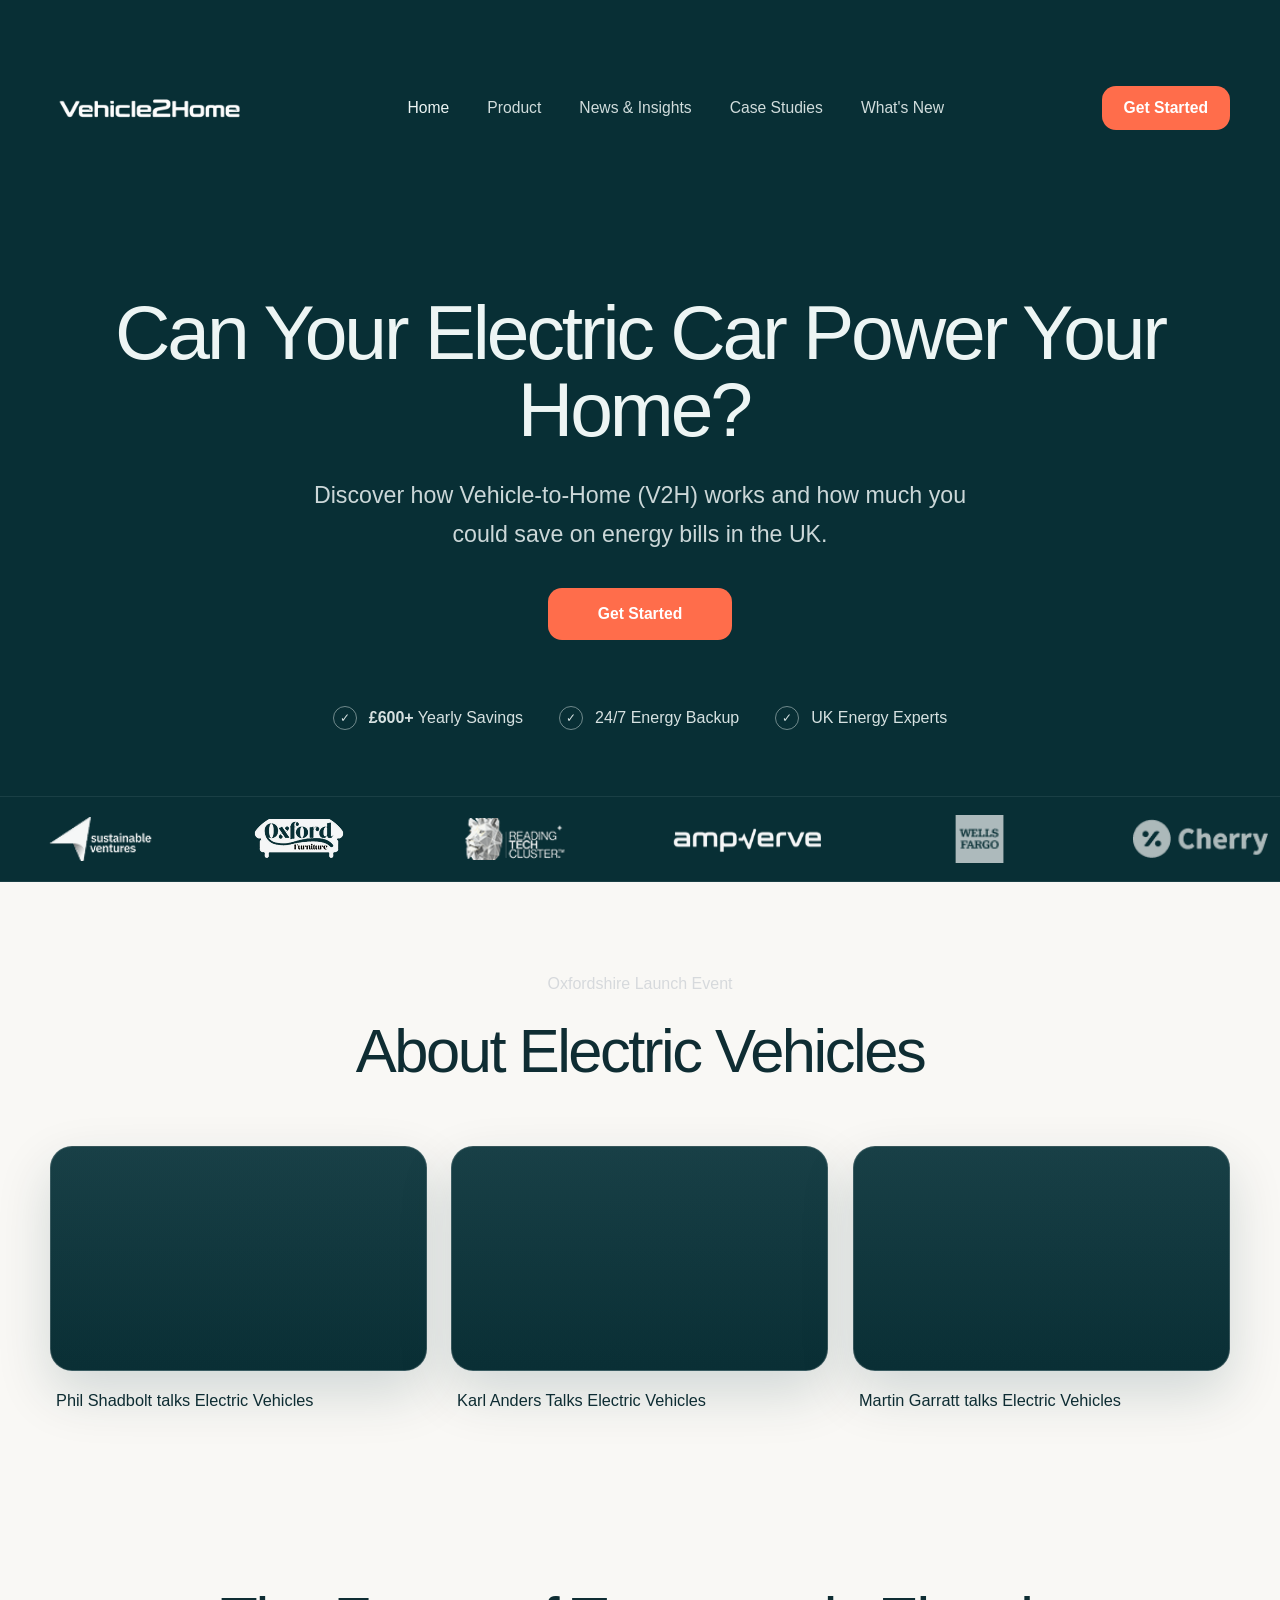
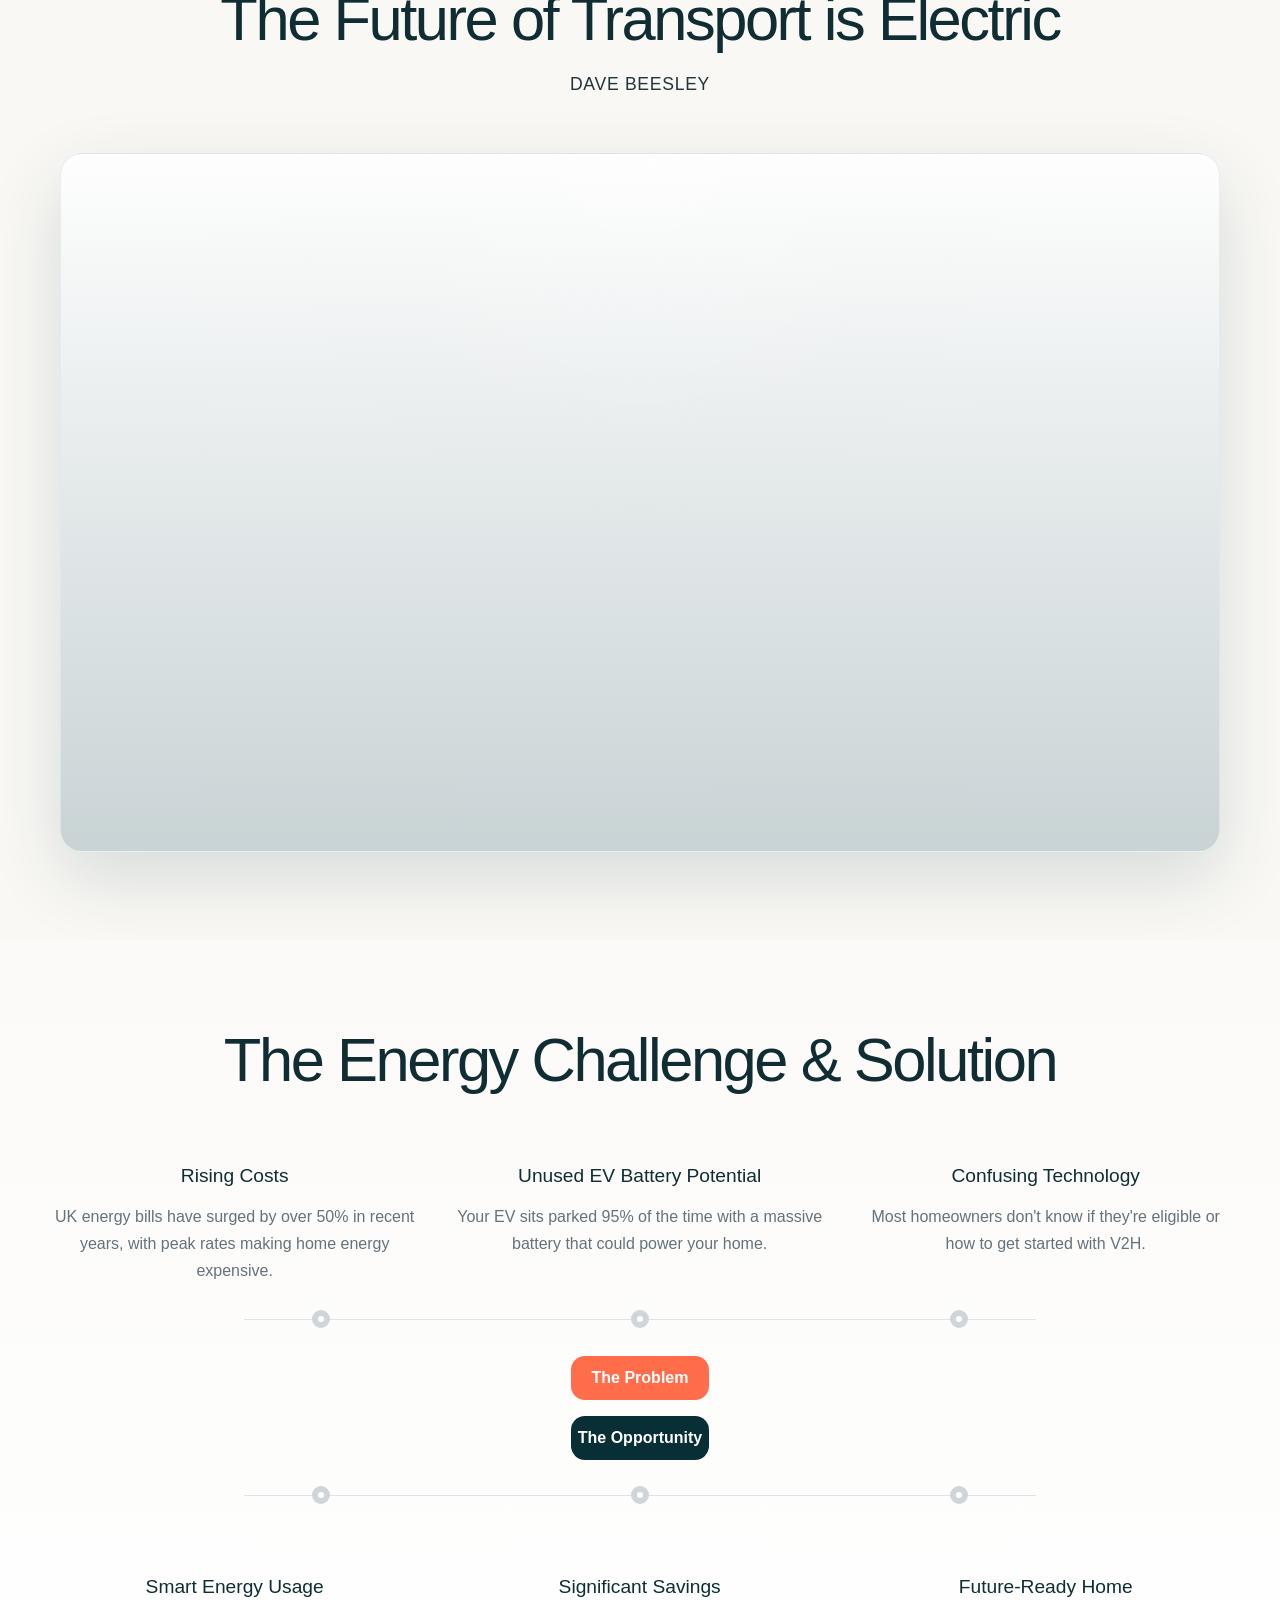
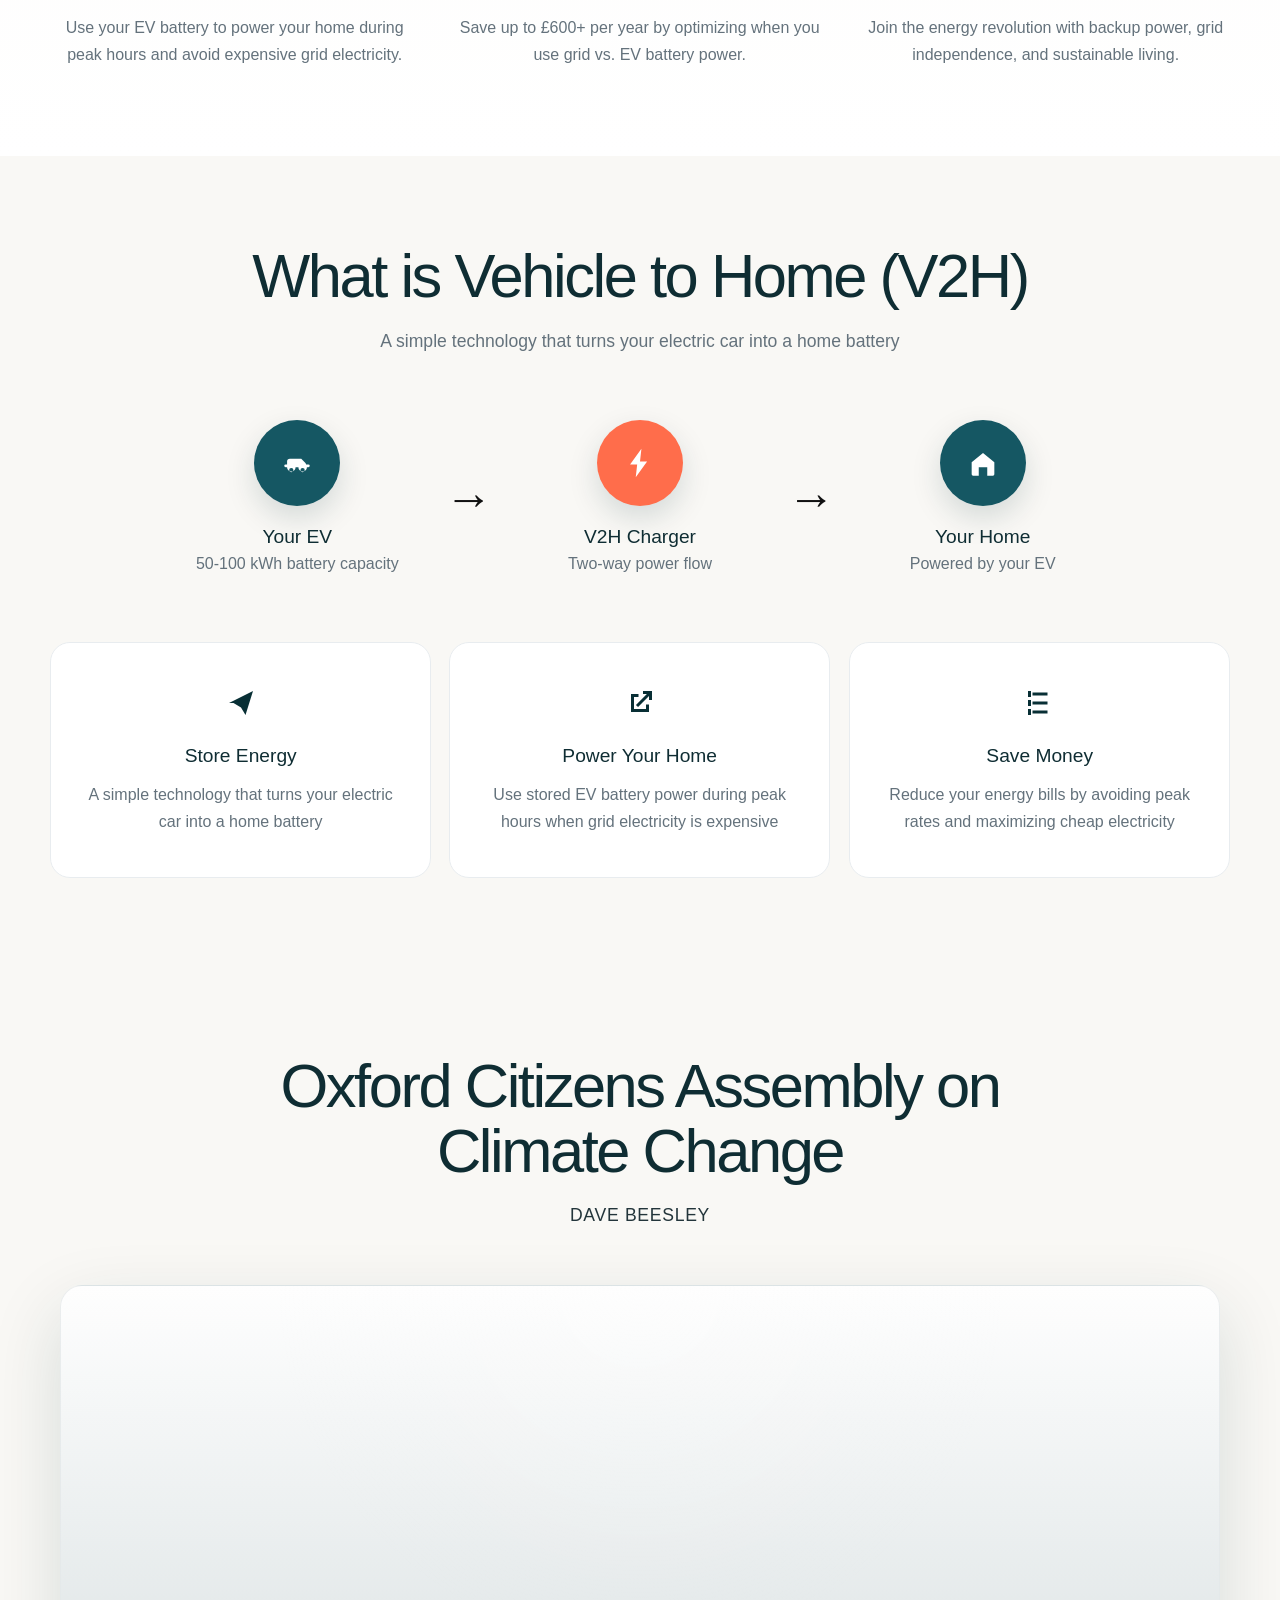
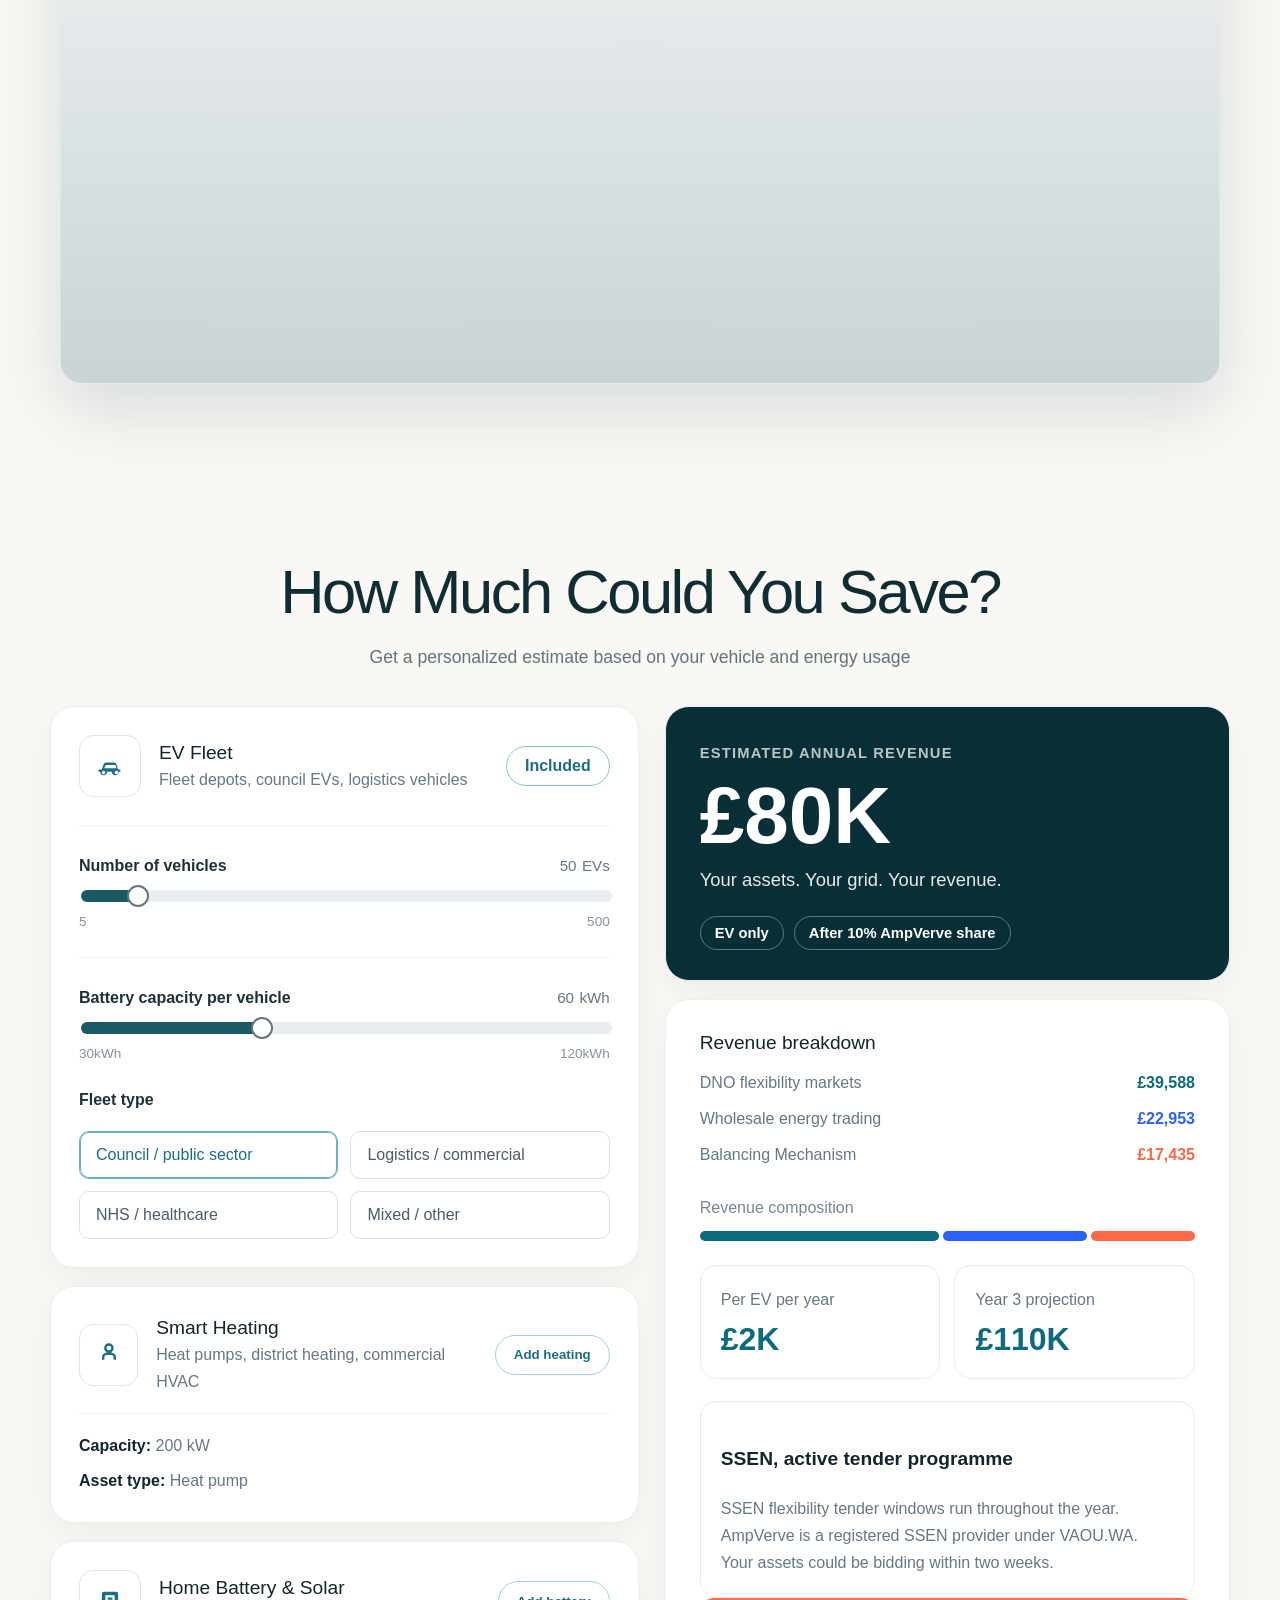
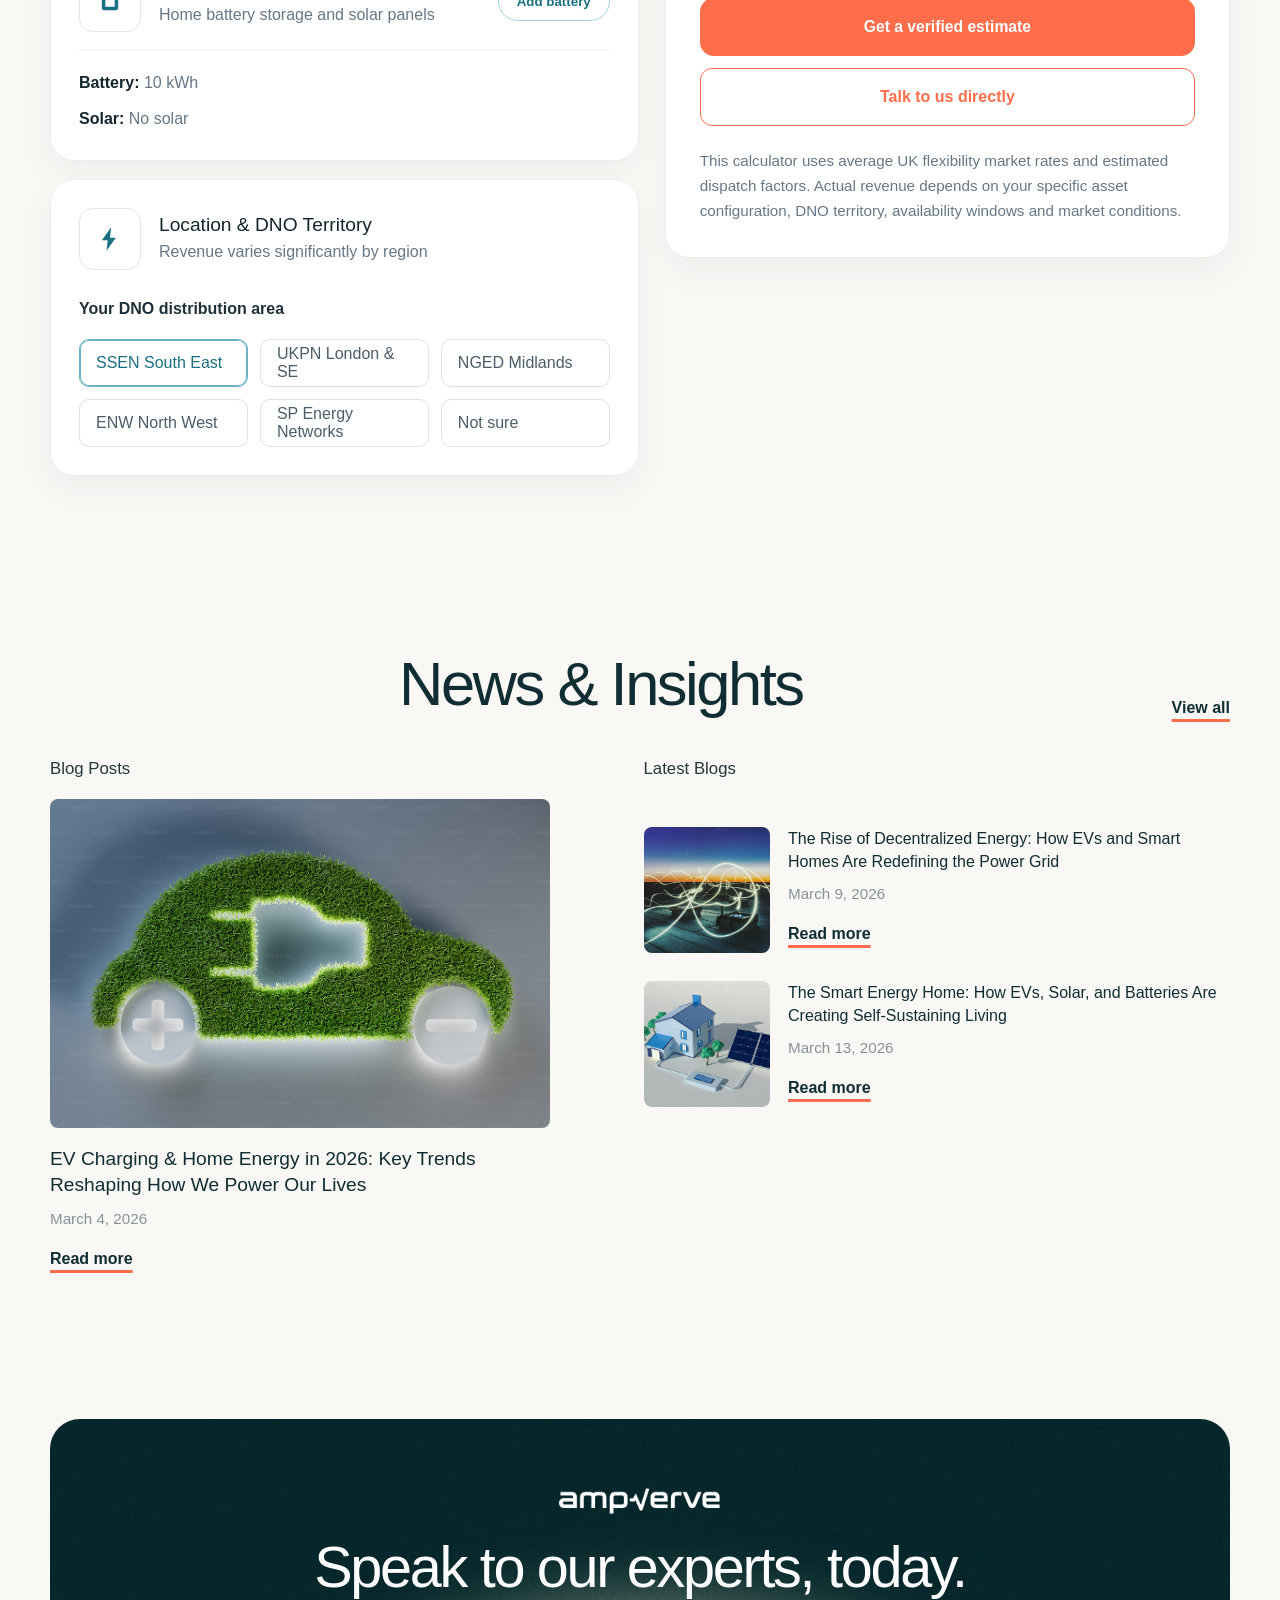
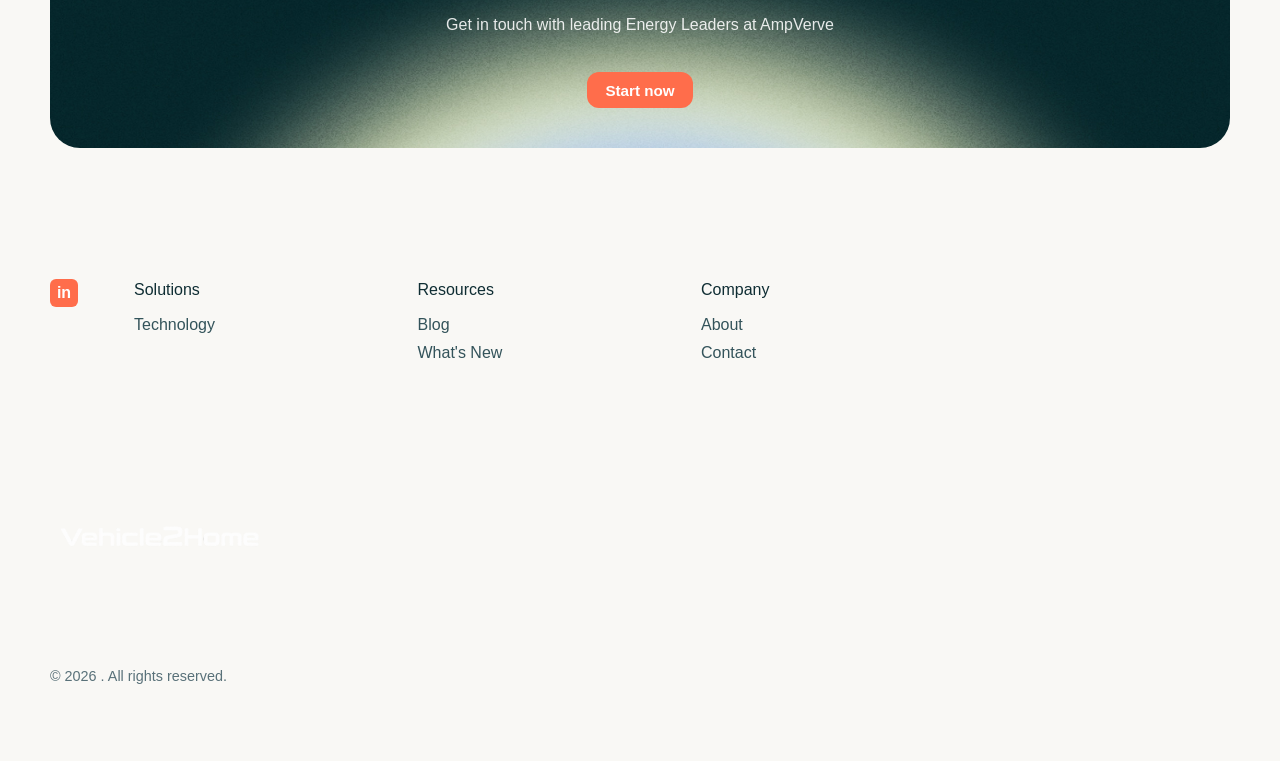
<file: index.html>
<!DOCTYPE html>
<html lang="en">
<head>
  <meta charset="UTF-8">
  <meta name="viewport" content="width=device-width, initial-scale=1.0">
  <title>AmpVerve | Vehicle to Home</title>
  <link rel="stylesheet" href="styles.css">
</head>
<body>
  <header class="hero" id="top" data-hero-cursor>
    <div class="shell nav">
      <a class="brand brand-mark" href="#top" aria-label="Vehicle2Home home">
        <img class="site-logo header-logo" src="assets/vehicle2home-logo.png" alt="Vehicle2Home logo">
      </a>
      <nav class="nav-links" aria-label="Primary">
        <a href="#top" class="active">Home</a>
        <a href="product.html">Product</a>
        <a href="news-insights.html">News &amp; Insights</a>
        <a href="case-studies.html">Case Studies</a>
        <a href="#save">What's New</a>
      </nav>
      <a class="btn btn-coral" href="https://www.ampverve.com/">Get Started</a>
    </div>

    <div class="shell hero-content">
      <h1 data-typewriter>Can Your Electric Car Power Your Home?</h1>
      <p>Discover how Vehicle-to-Home (V2H) works and how much you could save on energy bills in the UK.</p>
      <a class="btn btn-coral btn-large" href="https://www.ampverve.com/">Get Started</a>

      <div class="hero-points">
        <div class="point">
          <span class="icon-ring">&#10003;</span>
          <span><strong>&pound;600+</strong> Yearly Savings</span>
        </div>
        <div class="point">
          <span class="icon-ring">&#10003;</span>
          <span>24/7 Energy Backup</span>
        </div>
        <div class="point">
          <span class="icon-ring">&#10003;</span>
          <span>UK Energy Experts</span>
        </div>
      </div>
    </div>

    <div class="logo-strip" aria-label="Partner logos">
      <div class="logo-marquee">
        <div class="logo-track">
          <img class="partner-logo microsoft-logo" src="assets/logo-microsoft.png" alt="Microsoft for Startups">
          <img class="partner-logo reading-logo" src="assets/logo-reading.png" alt="Reading Tech Cluster">
          <img class="partner-logo oxford-logo" src="assets/logo-oxford.png" alt="Oxford Furniture">
          <img class="partner-logo sustainable-logo" src="assets/ampverve-logo.svg" alt="AmpVerve">
          <img class="partner-logo wells-logo" src="assets/logo-wells-fargo.png" alt="Wells Fargo">
          <img class="partner-logo cherry-logo" src="assets/logo-cherry.png" alt="Cherry">
        </div>
        <div class="logo-track" aria-hidden="true">
          <img class="partner-logo microsoft-logo" src="assets/logo-microsoft.png" alt="">
          <img class="partner-logo reading-logo" src="assets/logo-reading.png" alt="">
          <img class="partner-logo oxford-logo" src="assets/logo-oxford.png" alt="">
          <img class="partner-logo sustainable-logo" src="assets/ampverve-logo.svg" alt="">
          <img class="partner-logo wells-logo" src="assets/logo-wells-fargo.png" alt="">
          <img class="partner-logo cherry-logo" src="assets/logo-cherry.png" alt="">
        </div>
      </div>
    </div>
  </header>

  <main>
    <section class="section intro">
      <div class="shell">
        <p class="eyebrow">Oxfordshire Launch Event</p>
        <h2>About Electric Vehicles</h2>
        <div class="video-grid">
          <article class="video-card">
            <div class="thumb">
              <iframe
                src="https://www.youtube.com/embed/gOYSYdoYeGI"
                title="Phil Shadbolt talks Electric Vehicles"
                loading="lazy"
                allow="accelerometer; autoplay; clipboard-write; encrypted-media; gyroscope; picture-in-picture; web-share"
                referrerpolicy="strict-origin-when-cross-origin"
                allowfullscreen
              ></iframe>
            </div>
            <h3>Phil Shadbolt talks Electric Vehicles</h3>
          </article>
          <article class="video-card">
            <div class="thumb">
              <iframe
                src="https://www.youtube.com/embed/dibgXOIW6_g"
                title="Martin Garratt talks Electric Vehicles"
                loading="lazy"
                allow="accelerometer; autoplay; clipboard-write; encrypted-media; gyroscope; picture-in-picture; web-share"
                referrerpolicy="strict-origin-when-cross-origin"
                allowfullscreen
              ></iframe>
            </div>
            <h3>Karl Anders Talks Electric Vehicles</h3>
          </article>
          <article class="video-card">
            <div class="thumb">
              <iframe
                src="https://www.youtube.com/embed/gjMqmuMYJC0"
                title="Martin Garratt talks Electric Vehicles"
                loading="lazy"
                allow="accelerometer; autoplay; clipboard-write; encrypted-media; gyroscope; picture-in-picture; web-share"
                referrerpolicy="strict-origin-when-cross-origin"
                allowfullscreen
              ></iframe>
            </div>
            <h3>Martin Garratt talks Electric Vehicles</h3>
          </article>
        </div>
      </div>
    </section>

    <section class="section feature-video">
      <div class="shell narrow">
        <h2>The Future of Transport is Electric</h2>
        <p class="speaker">DAVE BEESLEY</p>
        <div class="hero-video">
          <iframe
            src="https://www.youtube.com/embed/PTpipJtxARk"
            title="The Future of Transport is Electric"
            loading="lazy"
            allow="accelerometer; autoplay; clipboard-write; encrypted-media; gyroscope; picture-in-picture; web-share"
            referrerpolicy="strict-origin-when-cross-origin"
            allowfullscreen
          ></iframe>
        </div>
      </div>
    </section>

    <section class="section challenge">
      <div class="shell">
        <h2>The Energy Challenge &amp; Solution</h2>
        <div class="timeline problems">
          <div class="timeline-item">
            <h3>Rising Costs</h3>
            <p>UK energy bills have surged by over 50% in recent years, with peak rates making home energy expensive.</p>
          </div>
          <div class="timeline-item">
            <h3>Unused EV Battery Potential</h3>
            <p>Your EV sits parked 95% of the time with a massive battery that could power your home.</p>
          </div>
          <div class="timeline-item">
            <h3>Confusing Technology</h3>
            <p>Most homeowners don't know if they're eligible or how to get started with V2H.</p>
          </div>
        </div>
        <div class="timeline-line">
          <span></span>
          <span></span>
          <span></span>
        </div>
        <div class="badge-stack">
          <span class="pill pill-coral">The Problem</span>
          <span class="pill pill-deep">The Opportunity</span>
        </div>
        <div class="timeline-line bottom">
          <span></span>
          <span></span>
          <span></span>
        </div>
        <div class="timeline opportunities">
          <div class="timeline-item">
            <h3>Smart Energy Usage</h3>
            <p>Use your EV battery to power your home during peak hours and avoid expensive grid electricity.</p>
          </div>
          <div class="timeline-item">
            <h3>Significant Savings</h3>
            <p>Save up to &pound;600+ per year by optimizing when you use grid vs. EV battery power.</p>
          </div>
          <div class="timeline-item">
            <h3>Future-Ready Home</h3>
            <p>Join the energy revolution with backup power, grid independence, and sustainable living.</p>
          </div>
        </div>
      </div>
    </section>

    <section class="section v2h" id="v2h">
      <div class="shell">
        <h2>What is Vehicle to Home (V2H)</h2>
        <p class="section-copy">A simple technology that turns your electric car into a home battery</p>

        <div class="v2h-flow">
          <div class="flow-step">
            <div class="flow-icon deep">
              <svg viewBox="0 0 24 24" aria-hidden="true"><path d="M5 14.5V11a2 2 0 0 1 2-2h8l2.8 2.8A2 2 0 0 1 18.4 13H20a1 1 0 1 1 0 2h-1a3 3 0 0 1-6 0h-2a3 3 0 0 1-6 0H4a1 1 0 1 1 0-2h1Zm3 1a1.5 1.5 0 1 0 .001 2.999A1.5 1.5 0 0 0 8 15.5Zm8 0a1.5 1.5 0 1 0 .001 2.999A1.5 1.5 0 0 0 16 15.5Z"/></svg>
            </div>
            <h3>Your EV</h3>
            <p>50-100 kWh battery capacity</p>
          </div>
          <div class="flow-arrow">&rarr;</div>
          <div class="flow-step">
            <div class="flow-icon coral">
              <svg viewBox="0 0 24 24" aria-hidden="true"><path d="M13 2 5 13h5l-1 9 8-11h-5l1-9Z"/></svg>
            </div>
            <h3>V2H Charger</h3>
            <p>Two-way power flow</p>
          </div>
          <div class="flow-arrow">&rarr;</div>
          <div class="flow-step">
            <div class="flow-icon deep">
              <svg viewBox="0 0 24 24" aria-hidden="true"><path d="M4 11.5 12 5l8 6.5V20a1 1 0 0 1-1 1h-4v-6H9v6H5a1 1 0 0 1-1-1v-8.5Z"/></svg>
            </div>
            <h3>Your Home</h3>
            <p>Powered by your EV</p>
          </div>
        </div>

        <div class="benefit-grid">
          <article class="benefit-card">
            <div class="mini-icon">
              <svg viewBox="0 0 24 24" aria-hidden="true"><path d="m4 12 16-8-5 16-3-5-5-3Z"/></svg>
            </div>
            <h3>Store Energy</h3>
            <p>A simple technology that turns your electric car into a home battery</p>
          </article>
          <article class="benefit-card">
            <div class="mini-icon">
              <svg viewBox="0 0 24 24" aria-hidden="true"><path d="M14 4h6v6h-2V7.4l-7.3 7.3-1.4-1.4L16.6 6H14V4ZM6 6h5v2H8v8h8v-3h2v5H6V6Z"/></svg>
            </div>
            <h3>Power Your Home</h3>
            <p>Use stored EV battery power during peak hours when grid electricity is expensive</p>
          </article>
          <article class="benefit-card">
            <div class="mini-icon">
              <svg viewBox="0 0 24 24" aria-hidden="true"><path d="M7 5h10v2H7V5Zm0 6h10v2H7v-2Zm0 6h10v2H7v-2ZM4 4h2v4H4V4Zm0 6h2v4H4v-4Zm0 6h2v4H4v-4Z"/></svg>
            </div>
            <h3>Save Money</h3>
            <p>Reduce your energy bills by avoiding peak rates and maximizing cheap electricity</p>
          </article>
        </div>
      </div>
    </section>

    <section class="section feature-video">
      <div class="shell narrow">
        <h2>Oxford Citizens Assembly on Climate Change</h2>
        <p class="speaker">DAVE BEESLEY</p>
        <div class="hero-video">
          <iframe
            src="https://www.youtube.com/embed/w7dtsLtfBcI"
            title="Oxford Citizens Assembly on Climate Change"
            loading="lazy"
            allow="accelerometer; autoplay; clipboard-write; encrypted-media; gyroscope; picture-in-picture; web-share"
            referrerpolicy="strict-origin-when-cross-origin"
            allowfullscreen
          ></iframe>
        </div>
      </div>
    </section>

    <section class="section savings" id="save">
      <div class="shell">
        <h2>How Much Could You Save?</h2>
        <p class="section-copy">Get a personalized estimate based on your vehicle and energy usage</p>

        <div class="fleet-calculator-layout">
          <div class="fleet-calculator-controls">
            <article class="fleet-card fleet-card-primary">
              <div class="fleet-card-head">
                <div class="fleet-card-head-main">
                  <div class="fleet-icon">
                    <svg viewBox="0 0 24 24" aria-hidden="true"><path d="M6.5 16A1.5 1.5 0 1 0 6.5 19a1.5 1.5 0 0 0 0-3Zm11 0A1.5 1.5 0 1 0 17.5 19a1.5 1.5 0 0 0 0-3ZM5 15l1.4-4.2A2.5 2.5 0 0 1 8.8 9h6.4a2.5 2.5 0 0 1 2.4 1.8L19 15h1a1 1 0 1 1 0 2h-.6a2.9 2.9 0 0 1-5.8 0H9.4a2.9 2.9 0 0 1-5.8 0H3a1 1 0 1 1 0-2h2Zm2-1h10.6l-.8-2.5a.5.5 0 0 0-.5-.4H8.7a.5.5 0 0 0-.5.4L7 14Z"/></svg>
                  </div>
                  <div>
                    <h3>EV Fleet</h3>
                    <p>Fleet depots, council EVs, logistics vehicles</p>
                  </div>
                </div>
                <span class="fleet-badge">Included</span>
              </div>

              <div class="fleet-slider-group">
                <div class="fleet-slider-head">
                  <label for="fleet-vehicles">Number of vehicles</label>
                  <strong><span id="fleet-vehicles-value">50</span> <span>EVs</span></strong>
                </div>
                <input id="fleet-vehicles" type="range" min="5" max="500" value="50">
                <div class="range-scale">
                  <span>5</span>
                  <span>500</span>
                </div>
              </div>

              <div class="fleet-slider-group">
                <div class="fleet-slider-head">
                  <label for="fleet-capacity">Battery capacity per vehicle</label>
                  <strong><span id="fleet-capacity-value">60</span> <span>kWh</span></strong>
                </div>
                <input id="fleet-capacity" type="range" min="30" max="120" value="60">
                <div class="range-scale">
                  <span>30kWh</span>
                  <span>120kWh</span>
                </div>
              </div>

              <div class="fleet-option-group">
                <h4>Fleet type</h4>
                <div class="fleet-option-grid" data-fleet-choice="fleet-type">
                  <button class="fleet-option active" type="button" data-value="1.02" aria-pressed="true">Council / public sector</button>
                  <button class="fleet-option" type="button" data-value="1.12" aria-pressed="false">Logistics / commercial</button>
                  <button class="fleet-option" type="button" data-value="0.94" aria-pressed="false">NHS / healthcare</button>
                  <button class="fleet-option" type="button" data-value="1.08" aria-pressed="false">Mixed / other</button>
                </div>
              </div>
            </article>

            <article class="fleet-card fleet-card-compact">
              <div class="fleet-card-head">
                <div class="fleet-card-head-main">
                  <div class="fleet-icon">
                    <svg viewBox="0 0 24 24" aria-hidden="true"><path d="M12 2a4 4 0 0 1 4 4c0 1.4-.7 2.7-1.8 3.4V10a4.2 4.2 0 0 1 3.8 4.2V16h-2v-1.8a2.2 2.2 0 0 0-2.2-2.2H10.2A2.2 2.2 0 0 0 8 14.2V16H6v-1.8A4.2 4.2 0 0 1 9.8 10v-.6A4 4 0 0 1 12 2Zm0 2a2 2 0 1 0 .001 3.999A2 2 0 0 0 12 4Z"/></svg>
                  </div>
                  <div>
                    <h3>Smart Heating</h3>
                    <p>Heat pumps, district heating, commercial HVAC</p>
                  </div>
                </div>
                <button class="fleet-badge fleet-badge-muted fleet-addon-trigger" type="button" data-modal-target="heating-modal">Add heating</button>
              </div>
              <div class="fleet-addon-summary" id="heating-summary" hidden>
                <p><strong>Capacity:</strong> <span id="heating-capacity-output">200 kW</span></p>
                <p><strong>Asset type:</strong> <span id="heating-type-output">Heat pump</span></p>
              </div>
            </article>

            <article class="fleet-card fleet-card-compact">
              <div class="fleet-card-head">
                <div class="fleet-card-head-main">
                  <div class="fleet-icon">
                    <svg viewBox="0 0 24 24" aria-hidden="true"><path d="M7 4h10a2 2 0 0 1 2 2v12a2 2 0 0 1-2 2H7a2 2 0 0 1-2-2V6a2 2 0 0 1 2-2Zm1 3v10h8V7H8Zm2 2h4v2h-4V9Z"/></svg>
                  </div>
                  <div>
                    <h3>Home Battery &amp; Solar</h3>
                    <p>Home battery storage and solar panels</p>
                  </div>
                </div>
                <button class="fleet-badge fleet-badge-muted fleet-addon-trigger" type="button" data-modal-target="battery-modal">Add battery</button>
              </div>
              <div class="fleet-addon-summary" id="battery-summary" hidden>
                <p><strong>Battery:</strong> <span id="battery-capacity-output">10 kWh</span></p>
                <p><strong>Solar:</strong> <span id="battery-solar-output">No solar</span></p>
              </div>
            </article>

            <article class="fleet-card fleet-card-territory">
              <div class="fleet-card-head">
                <div class="fleet-card-head-main">
                  <div class="fleet-icon">
                    <svg viewBox="0 0 24 24" aria-hidden="true"><path d="m13 2-8 11h5l-1 9 8-11h-5l1-9Z"/></svg>
                  </div>
                  <div>
                    <h3>Location &amp; DNO Territory</h3>
                    <p>Revenue varies significantly by region</p>
                  </div>
                </div>
              </div>

              <div class="fleet-option-group">
                <h4>Your DNO distribution area</h4>
                <div class="fleet-option-grid fleet-option-grid-territory" data-fleet-choice="dno-territory">
                  <button class="fleet-option active" type="button" data-value="1.08" aria-pressed="true">SSEN South East</button>
                  <button class="fleet-option" type="button" data-value="1.04" aria-pressed="false">UKPN London &amp; SE</button>
                  <button class="fleet-option" type="button" data-value="0.97" aria-pressed="false">NGED Midlands</button>
                  <button class="fleet-option" type="button" data-value="0.92" aria-pressed="false">ENW North West</button>
                  <button class="fleet-option" type="button" data-value="0.95" aria-pressed="false">SP Energy Networks</button>
                  <button class="fleet-option" type="button" data-value="0.9" aria-pressed="false">Not sure</button>
                </div>
              </div>
            </article>
          </div>

          <div class="fleet-calculator-summary">
            <article class="fleet-summary-top">
              <p class="fleet-summary-kicker">Estimated annual revenue</p>
              <strong id="fleet-revenue-total">&pound;73K</strong>
              <p class="fleet-summary-subtitle">Your assets. Your grid. Your revenue.</p>

              <div class="fleet-summary-tags">
                <span>EV only</span>
                <span>After 10% AmpVerve share</span>
              </div>
            </article>

            <article class="fleet-summary-body">
              <h3>Revenue breakdown</h3>
              <div class="fleet-breakdown-list">
                <div><span>DNO flexibility markets</span><strong id="fleet-dno-value">&pound;36,134</strong></div>
                <div><span>Wholesale energy trading</span><strong id="fleet-wholesale-value" class="fleet-blue">&pound;20,920</strong></div>
                <div><span>Balancing Mechanism</span><strong id="fleet-balancing-value" class="fleet-coral">&pound;15,975</strong></div>
              </div>

              <div class="fleet-composition">
                <p>Revenue composition</p>
                <div class="fleet-composition-bar">
                  <span class="fleet-segment fleet-segment-deep"></span>
                  <span class="fleet-segment fleet-segment-blue"></span>
                  <span class="fleet-segment fleet-segment-coral"></span>
                </div>
              </div>

              <div class="fleet-summary-stats">
                <div>
                  <p>Per EV per year</p>
                  <strong id="fleet-per-ev">&pound;1K</strong>
                </div>
                <div>
                  <p>Year 3 projection</p>
                  <strong id="fleet-year3">&pound;101K</strong>
                </div>
              </div>

              <div class="fleet-programme-note">
                <h4>SSEN, active tender programme</h4>
                <p>SSEN flexibility tender windows run throughout the year. AmpVerve is a registered SSEN provider under VAOU.WA. Your assets could be bidding within two weeks.</p>
              </div>

              <a class="btn btn-coral btn-full" href="https://www.ampverve.com/contact-us/">Get a verified estimate</a>
              <a class="fleet-outline-btn" href="https://www.ampverve.com/contact-us/">Talk to us directly</a>

              <p class="fleet-summary-footnote">This calculator uses average UK flexibility market rates and estimated dispatch factors. Actual revenue depends on your specific asset configuration, DNO territory, availability windows and market conditions.</p>
            </article>
          </div>
        </div>

        <div class="fleet-modal" id="heating-modal" hidden>
          <div class="fleet-modal-backdrop" data-modal-close></div>
          <div class="fleet-modal-dialog" role="dialog" aria-modal="true" aria-labelledby="heating-modal-title">
            <button class="fleet-modal-close" type="button" data-modal-close aria-label="Close heating popup">×</button>
            <h3 id="heating-modal-title">Smart Heating</h3>
            <p class="fleet-modal-copy">Add your heating capacity and select the heating asset type.</p>
            <div class="fleet-modal-field">
              <div class="fleet-slider-head">
                <label for="heating-capacity">Total heating capacity</label>
                <strong><span id="heating-capacity-value">200</span> <span>kW</span></strong>
              </div>
              <input id="heating-capacity" type="range" min="10" max="5000" value="200">
              <div class="range-scale">
                <span>10kW</span>
                <span>5,000kW</span>
              </div>
            </div>
            <div class="fleet-modal-field">
              <h4>Heating asset type</h4>
              <div class="fleet-option-grid" data-fleet-choice="heating-type">
                <button class="fleet-option active" type="button" data-value="1.06" aria-pressed="true">Heat pump</button>
                <button class="fleet-option" type="button" data-value="1.12" aria-pressed="false">District heating</button>
                <button class="fleet-option" type="button" data-value="1.18" aria-pressed="false">Commercial HVAC</button>
                <button class="fleet-option" type="button" data-value="1.09" aria-pressed="false">Storage heating</button>
              </div>
            </div>
            <button class="btn btn-coral btn-full fleet-modal-save" type="button" data-save-addon="heating">Add heating</button>
          </div>
        </div>

        <div class="fleet-modal" id="battery-modal" hidden>
          <div class="fleet-modal-backdrop" data-modal-close></div>
          <div class="fleet-modal-dialog" role="dialog" aria-modal="true" aria-labelledby="battery-modal-title">
            <button class="fleet-modal-close" type="button" data-modal-close aria-label="Close battery popup">×</button>
            <h3 id="battery-modal-title">Home Battery &amp; Solar</h3>
            <p class="fleet-modal-copy">Add your battery capacity and tell us whether solar is included.</p>
            <div class="fleet-modal-field">
              <div class="fleet-slider-head">
                <label for="battery-capacity">Home battery capacity</label>
                <strong><span id="battery-capacity-value">10</span> <span>kWh</span></strong>
              </div>
              <input id="battery-capacity" type="range" min="5" max="30" value="10">
              <div class="range-scale">
                <span>5kWh</span>
                <span>30kWh</span>
              </div>
            </div>
            <div class="fleet-modal-field">
              <h4>Do you have solar panels?</h4>
              <div class="fleet-option-grid" data-fleet-choice="battery-solar">
                <button class="fleet-option active" type="button" data-value="1" aria-pressed="true">No solar</button>
                <button class="fleet-option" type="button" data-value="1.18" aria-pressed="false">Yes, I have solar</button>
              </div>
            </div>
            <button class="btn btn-coral btn-full fleet-modal-save" type="button" data-save-addon="battery">Add battery</button>
          </div>
        </div>
      </div>
    </section>

    <section class="section news" id="news">
      <div class="shell">
        <div class="news-head">
          <h2>News &amp; Insights</h2>
          <a href="news-insights.html">View all</a>
        </div>

        <div class="news-layout">
          <article class="main-story">
            <p class="story-type">Blog Posts</p>
            <img src="assets/blog 1.png" alt="Electric vehicle parked and charging at home">
            <h3>EV Charging &amp; Home Energy in 2026: Key Trends Reshaping How We Power Our Lives</h3>
            <p class="story-date">March 4, 2026</p>
            <a href="blog-details.html">Read more</a>
          </article>

          <div class="story-list">
            <p class="story-type">Latest Blogs</p>

            <article class="story-item">
              <img class="story-thumb" src="assets/Decenterakized Energy.png" alt="Decentralized energy network connecting homes, renewable power, and electric vehicles">
              <div>
                <h3>The Rise of Decentralized Energy: How EVs and Smart Homes Are Redefining the Power Grid</h3>
                <p class="story-date">March 9, 2026</p>
                <a href="blog-details-2.html">Read more</a>
              </div>
            </article>

            <article class="story-item">
              <img class="story-thumb" src="assets/Energy Home.png" alt="Smart home energy system connecting EVs, solar, and batteries">
              <div>
                <h3>The Smart Energy Home: How EVs, Solar, and Batteries Are Creating Self-Sustaining Living</h3>
                <p class="story-date">March 13, 2026</p>
                <a href="blog-details-3.html">Read more</a>
              </div>
            </article>
          </div>
        </div>
      </div>
    </section>

    <section class="section cta" id="contact">
      <div class="shell">
        <div class="cta-panel">
          <img class="cta-logo" src="assets/ampverve-logo.svg" alt="AmpVerve logo">
          <h2>Speak to our experts, today.</h2>
          <p>Get in touch with leading Energy Leaders at AmpVerve</p>
          <a class="btn btn-coral" href="https://www.ampverve.com/">Start now</a>
        </div>
      </div>
    </section>
  </main>

  <footer class="footer">
    <div class="shell footer-grid">
      <a class="social" href="#top" aria-label="LinkedIn">in</a>

      <div class="footer-links">
        <div>
          <h3>Solutions</h3>
          <a href="product.html">Technology</a>
        </div>
        <!-- <div>
          <h3>Customers</h3>
          <a href="#contact">Borrowers</a>
          <a href="#contact">Lenders</a>
        </div> -->
        <div>
          <h3>Resources</h3>
          <!-- <a href="#news">Resources Hub</a> -->
          <a href="#news">Blog</a>
          <!-- <a href="#news">Press</a> -->
          <a href="#save">What's New</a>
        </div>
        <div>
          <h3>Company</h3>
          <a href="#top">About</a>
          <!-- <a href="#contact">Careers</a> -->
          <a href="#contact">Contact</a>
          <!-- <a href="#contact">Privacy Policy</a> -->
        </div>
      </div>
    </div>
    <div class="shell footer-bottom">
      <img class="site-logo footer-logo" src="assets/vehicle2home-logo.png" alt="Vehicle2Home logo">
      <p>&copy; 2026 . All rights reserved.</p>
    </div>
  </footer>

  <script src="script.js"></script>
</body>
</html>
</file>
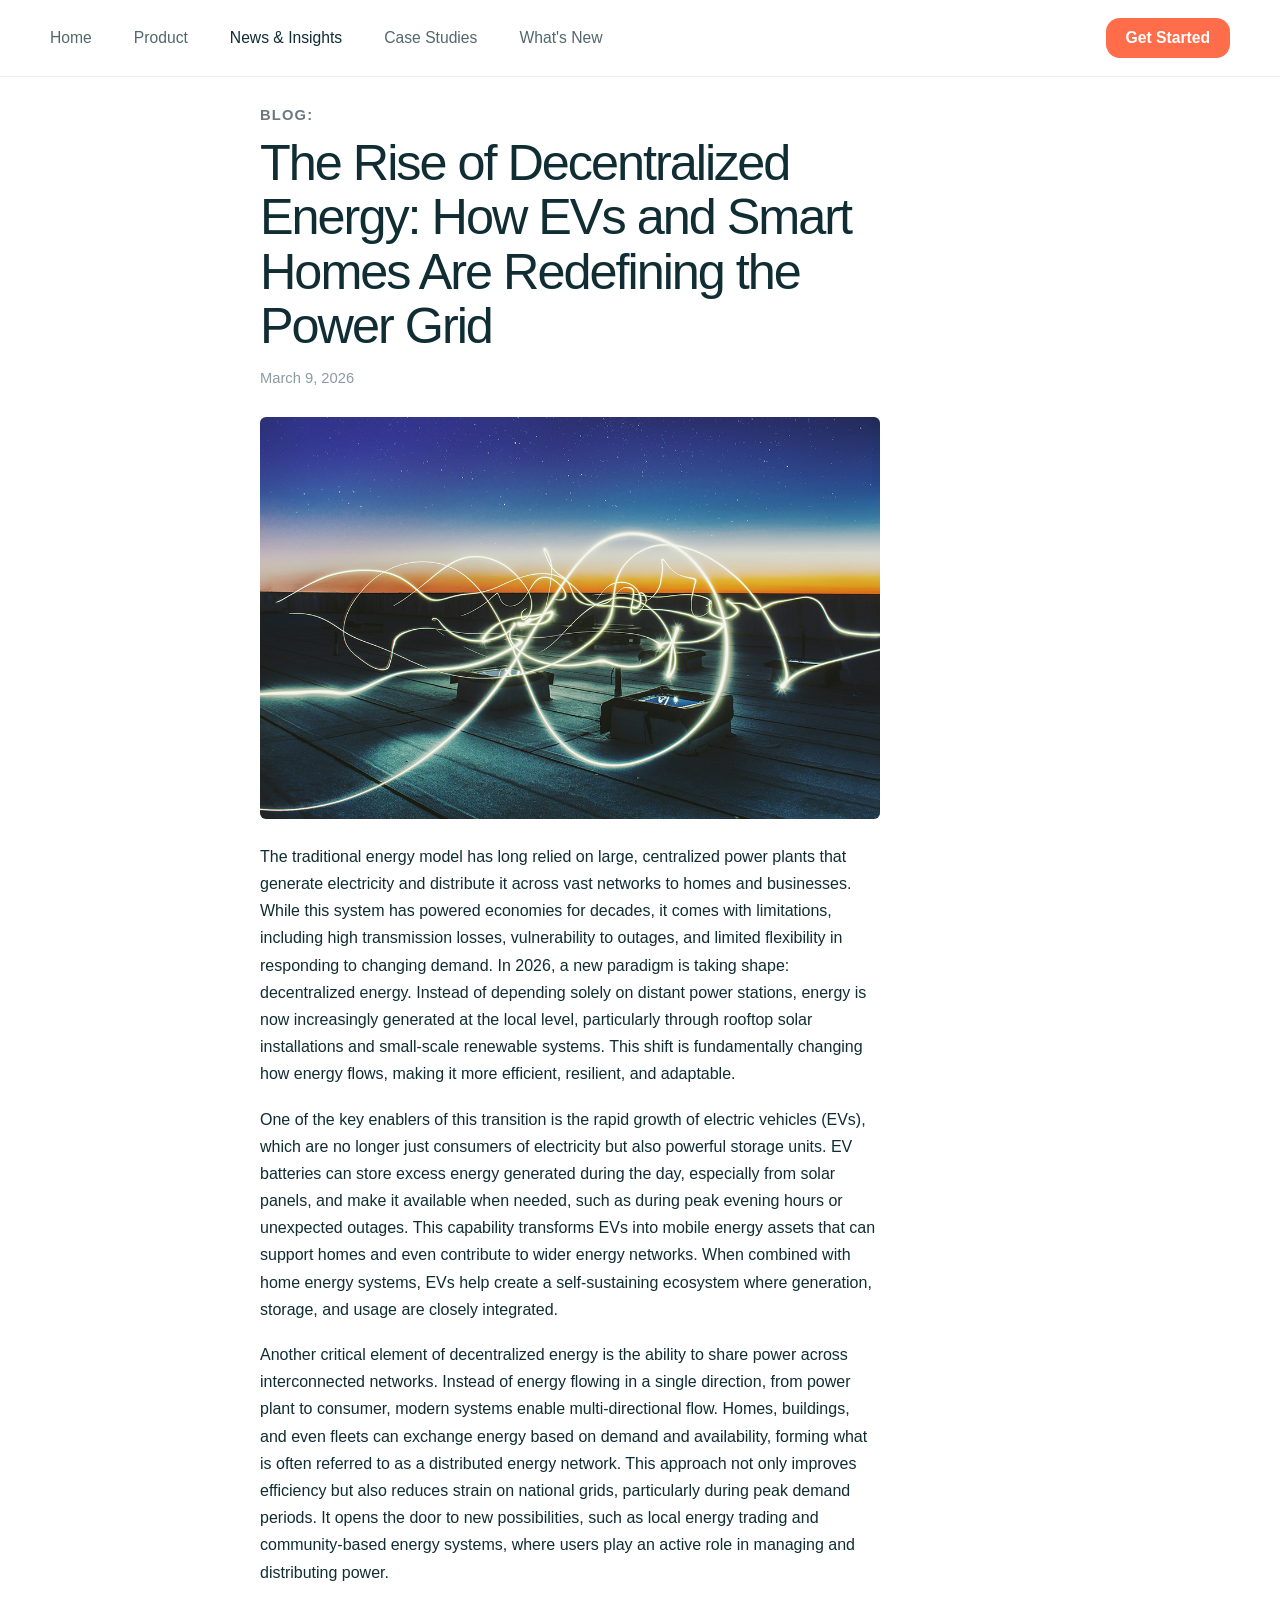
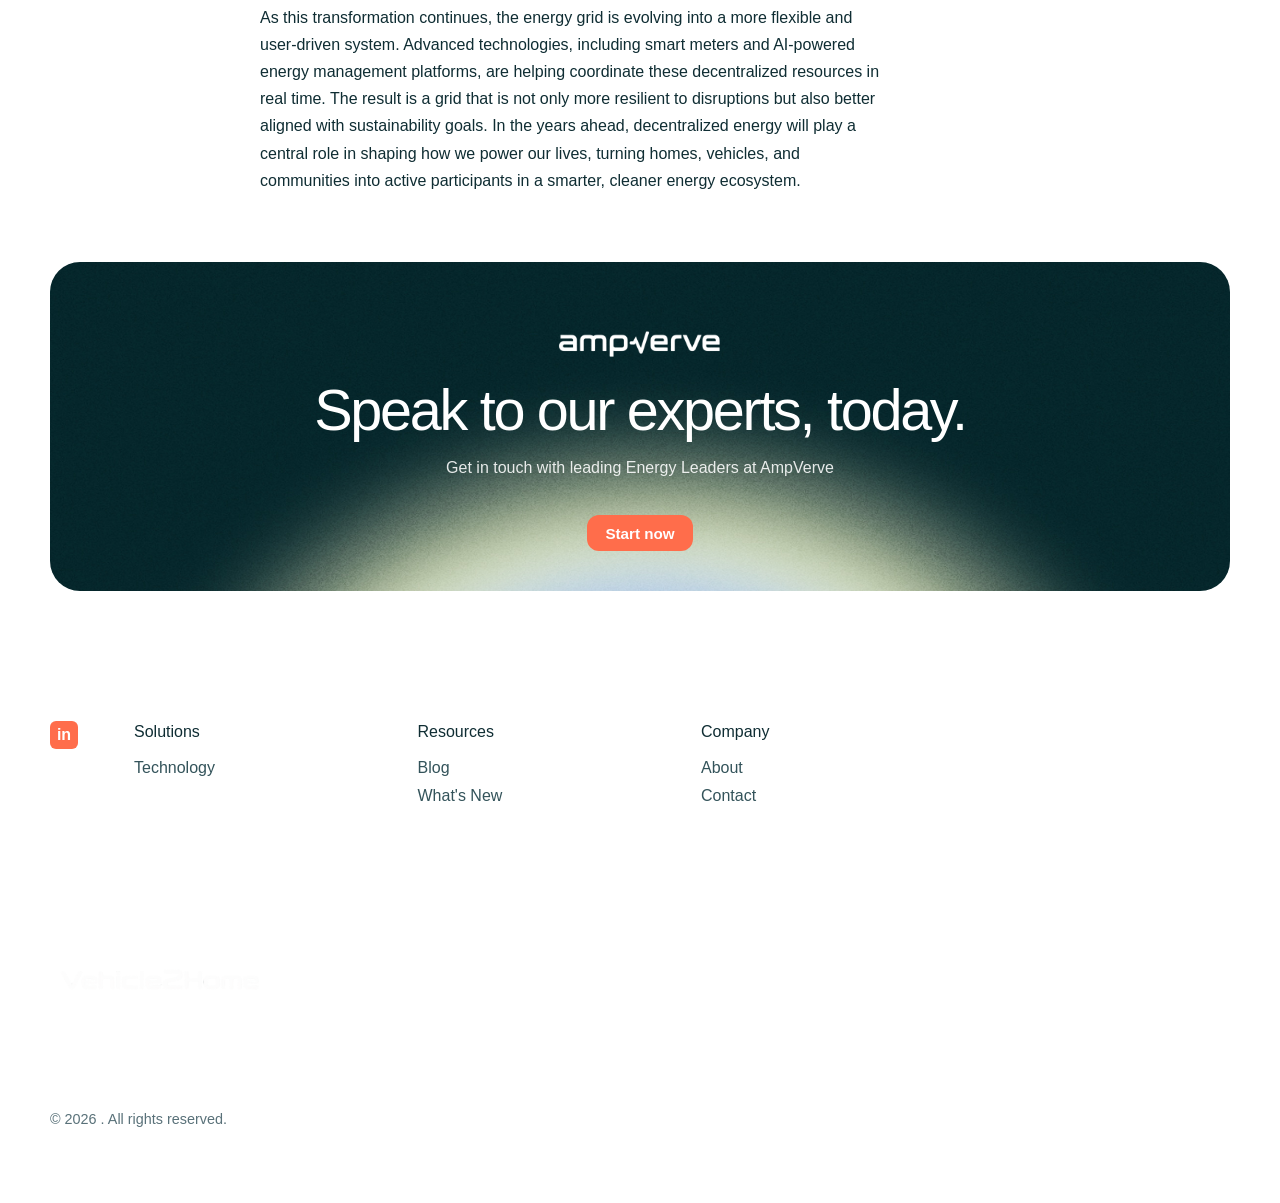
<file: blog-details-2.html>
<!DOCTYPE html>
<html lang="en">
<head>
  <meta charset="UTF-8">
  <meta name="viewport" content="width=device-width, initial-scale=1.0">
  <title>Vehicle2Home | Blog Details</title>
  <link rel="stylesheet" href="styles.css">
</head>
<body class="details-page">
  <header class="page-header">
    <div class="shell page-nav">
      <nav class="page-nav-links" aria-label="Primary">
        <a href="index.html">Home</a>
        <a href="product.html">Product</a>
        <a href="news-insights.html" class="active">News &amp; Insights</a>
        <a href="case-studies.html">Case Studies</a>
        <a href="index.html#save">What's New</a>
      </nav>
      <a class="btn btn-coral page-start" href="https://www.ampverve.com/">Get Started</a>
    </div>
  </header>

  <main class="details-main">
    <article class="details-article shell">
      <p class="details-kicker">BLOG:</p>
      <h1>The Rise of Decentralized Energy: How EVs and Smart Homes Are Redefining the Power Grid</h1>
      <p class="details-meta">March 9, 2026</p>

      <img class="details-hero-image" src="assets/Decenterakized Energy.png" alt="Decentralized energy network connecting homes, renewable power, and electric vehicles">

      <div class="details-copy">
        <p>The traditional energy model has long relied on large, centralized power plants that generate electricity and distribute it across vast networks to homes and businesses. While this system has powered economies for decades, it comes with limitations, including high transmission losses, vulnerability to outages, and limited flexibility in responding to changing demand. In 2026, a new paradigm is taking shape: decentralized energy. Instead of depending solely on distant power stations, energy is now increasingly generated at the local level, particularly through rooftop solar installations and small-scale renewable systems. This shift is fundamentally changing how energy flows, making it more efficient, resilient, and adaptable.</p>
        <p>One of the key enablers of this transition is the rapid growth of electric vehicles (EVs), which are no longer just consumers of electricity but also powerful storage units. EV batteries can store excess energy generated during the day, especially from solar panels, and make it available when needed, such as during peak evening hours or unexpected outages. This capability transforms EVs into mobile energy assets that can support homes and even contribute to wider energy networks. When combined with home energy systems, EVs help create a self-sustaining ecosystem where generation, storage, and usage are closely integrated.</p>
        <p>Another critical element of decentralized energy is the ability to share power across interconnected networks. Instead of energy flowing in a single direction, from power plant to consumer, modern systems enable multi-directional flow. Homes, buildings, and even fleets can exchange energy based on demand and availability, forming what is often referred to as a distributed energy network. This approach not only improves efficiency but also reduces strain on national grids, particularly during peak demand periods. It opens the door to new possibilities, such as local energy trading and community-based energy systems, where users play an active role in managing and distributing power.</p>
        <p>As this transformation continues, the energy grid is evolving into a more flexible and user-driven system. Advanced technologies, including smart meters and AI-powered energy management platforms, are helping coordinate these decentralized resources in real time. The result is a grid that is not only more resilient to disruptions but also better aligned with sustainability goals. In the years ahead, decentralized energy will play a central role in shaping how we power our lives, turning homes, vehicles, and communities into active participants in a smarter, cleaner energy ecosystem.</p>
      </div>
    </article>

    <section class="section cta news-page-cta" id="contact">
      <div class="shell">
        <div class="cta-panel">
          <img class="cta-logo" src="assets/ampverve-logo.svg" alt="AmpVerve logo">
          <h2>Speak to our experts, today.</h2>
          <p>Get in touch with leading Energy Leaders at AmpVerve</p>
          <a class="btn btn-coral" href="https://www.ampverve.com/">Start now</a>
        </div>
      </div>
    </section>
  </main>

  <footer class="footer">
    <div class="shell footer-grid">
      <a class="social" href="#top" aria-label="LinkedIn">in</a>

      <div class="footer-links">
        <div>
          <h3>Solutions</h3>
          <a href="product.html">Technology</a>
        </div>
        <!-- <div>
          <h3>Customers</h3>
          <a href="#contact">Borrowers</a>
          <a href="#contact">Lenders</a>
        </div> -->
        <div>
          <h3>Resources</h3>
          <!-- <a href="#news">Resources Hub</a> -->
          <a href="#news">Blog</a>
          <!-- <a href="#news">Press</a> -->
          <a href="#save">What's New</a>
        </div>
        <div>
          <h3>Company</h3>
          <a href="#top">About</a>
          <!-- <a href="#contact">Careers</a> -->
          <a href="#contact">Contact</a>
          <!-- <a href="#contact">Privacy Policy</a> -->
        </div>
      </div>
    </div>
    <div class="shell footer-bottom">
      <img class="site-logo footer-logo" src="assets/vehicle2home-logo.png" alt="Vehicle2Home logo">
      <p>&copy; 2026 . All rights reserved.</p>
    </div>
  </footer>

  <script src="script.js"></script>
</body>
</html>
</file>
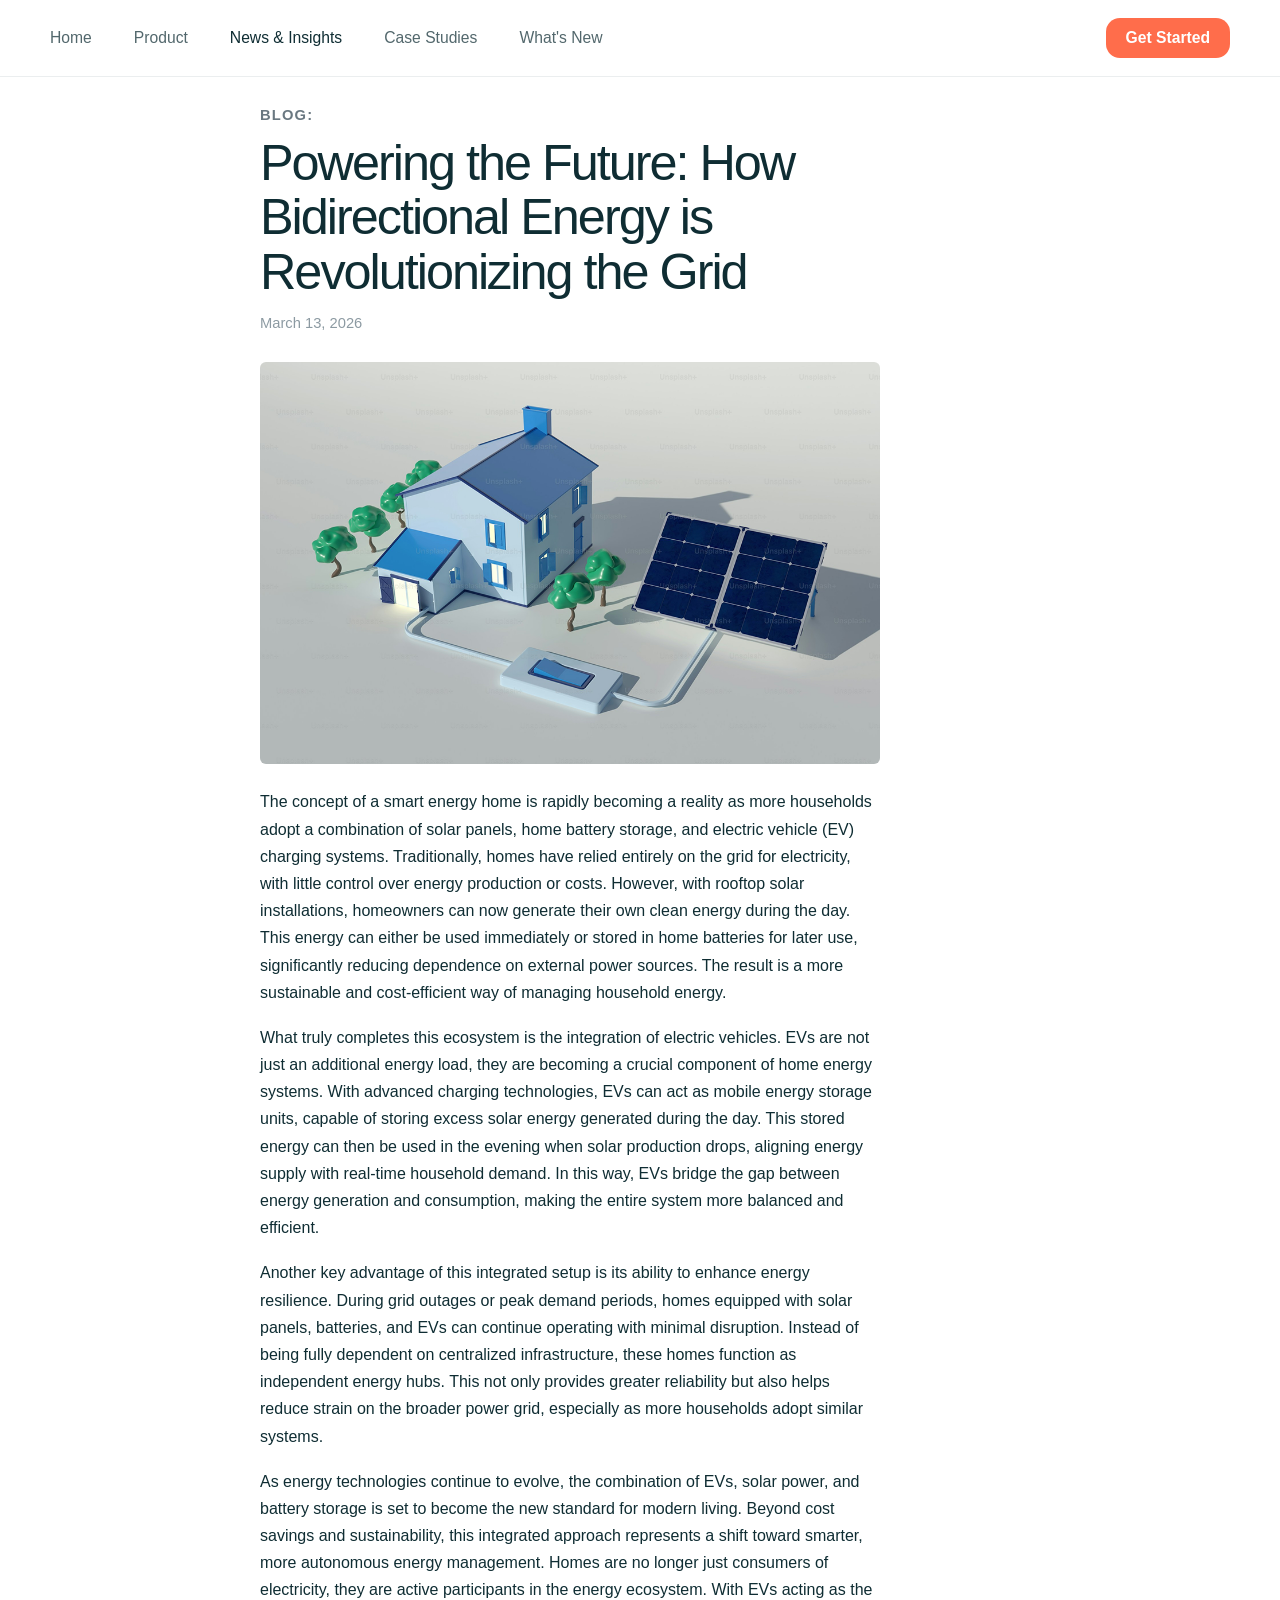
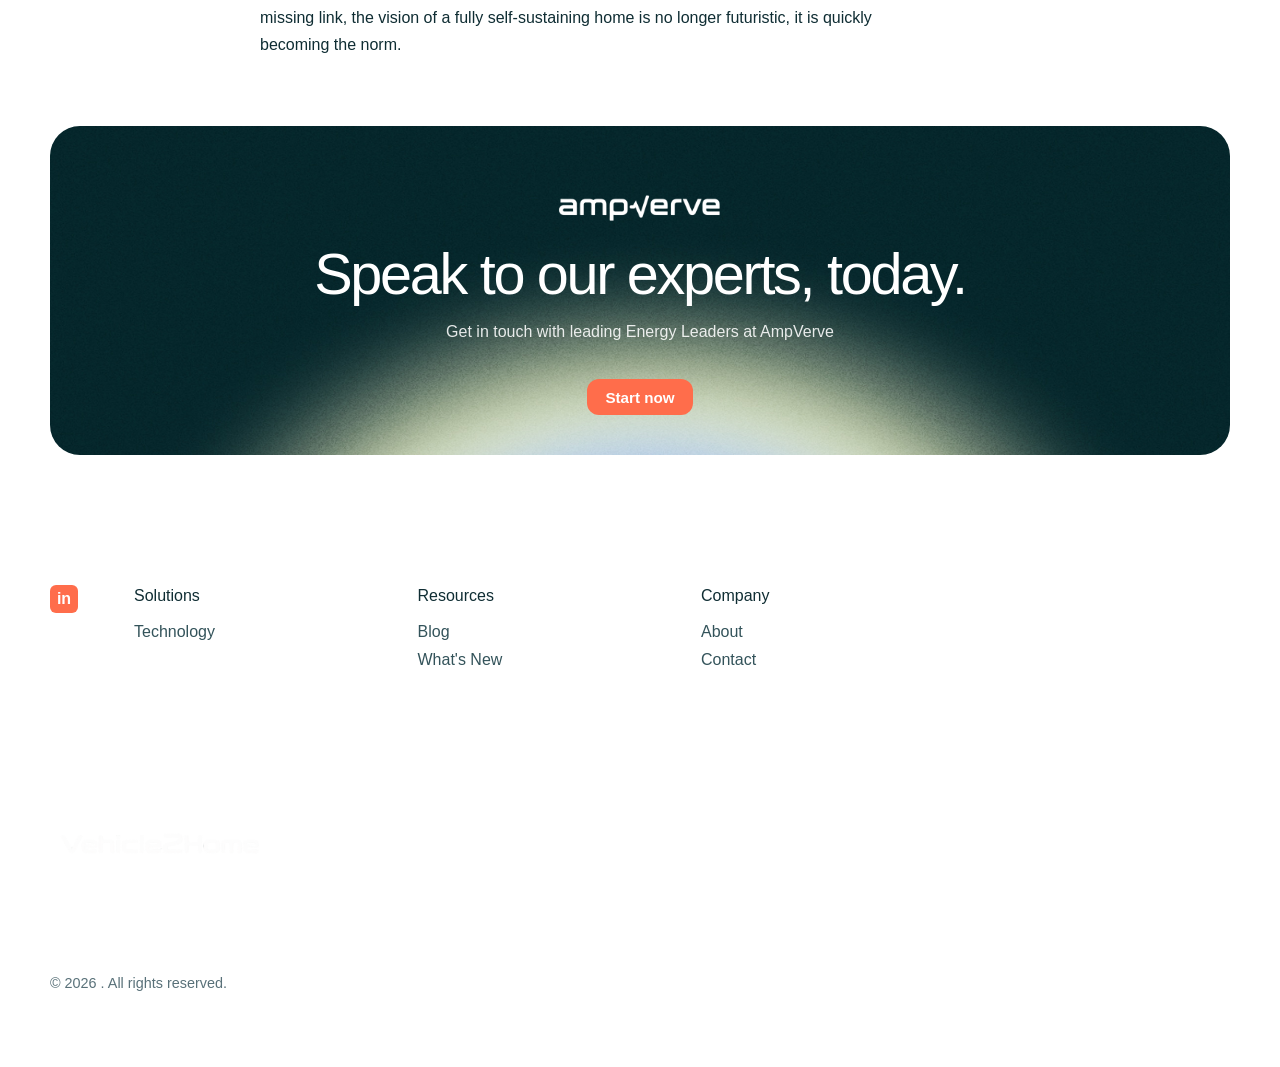
<file: blog-details-3.html>
<!DOCTYPE html>
<html lang="en">
<head>
  <meta charset="UTF-8">
  <meta name="viewport" content="width=device-width, initial-scale=1.0">
  <title>Vehicle2Home | Blog Details</title>
  <link rel="stylesheet" href="styles.css">
</head>
<body class="details-page">
  <header class="page-header">
    <div class="shell page-nav">
      <nav class="page-nav-links" aria-label="Primary">
        <a href="index.html">Home</a>
        <a href="product.html">Product</a>
        <a href="news-insights.html" class="active">News &amp; Insights</a>
        <a href="case-studies.html">Case Studies</a>
        <a href="index.html#save">What's New</a>
      </nav>
      <a class="btn btn-coral page-start" href="https://www.ampverve.com/">Get Started</a>
    </div>
  </header>

  <main class="details-main">
    <article class="details-article shell">
      <p class="details-kicker">BLOG:</p>
      <h1>Powering the Future: How Bidirectional Energy is Revolutionizing the Grid</h1>
      <p class="details-meta">March 13, 2026</p>

      <img class="details-hero-image" src="assets/Energy Home.png" alt="Grid-scale energy network and city infrastructure">

      <div class="details-copy">
        <p>The concept of a smart energy home is rapidly becoming a reality as more households adopt a combination of solar panels, home battery storage, and electric vehicle (EV) charging systems. Traditionally, homes have relied entirely on the grid for electricity, with little control over energy production or costs. However, with rooftop solar installations, homeowners can now generate their own clean energy during the day. This energy can either be used immediately or stored in home batteries for later use, significantly reducing dependence on external power sources. The result is a more sustainable and cost-efficient way of managing household energy.</p>
        <p>What truly completes this ecosystem is the integration of electric vehicles. EVs are not just an additional energy load, they are becoming a crucial component of home energy systems. With advanced charging technologies, EVs can act as mobile energy storage units, capable of storing excess solar energy generated during the day. This stored energy can then be used in the evening when solar production drops, aligning energy supply with real-time household demand. In this way, EVs bridge the gap between energy generation and consumption, making the entire system more balanced and efficient.</p>
        <p>Another key advantage of this integrated setup is its ability to enhance energy resilience. During grid outages or peak demand periods, homes equipped with solar panels, batteries, and EVs can continue operating with minimal disruption. Instead of being fully dependent on centralized infrastructure, these homes function as independent energy hubs. This not only provides greater reliability but also helps reduce strain on the broader power grid, especially as more households adopt similar systems.</p>
        <p>As energy technologies continue to evolve, the combination of EVs, solar power, and battery storage is set to become the new standard for modern living. Beyond cost savings and sustainability, this integrated approach represents a shift toward smarter, more autonomous energy management. Homes are no longer just consumers of electricity, they are active participants in the energy ecosystem. With EVs acting as the missing link, the vision of a fully self-sustaining home is no longer futuristic, it is quickly becoming the norm.</p>
      </div>
    </article>

    <section class="section cta news-page-cta" id="contact">
      <div class="shell">
        <div class="cta-panel">
          <img class="cta-logo" src="assets/ampverve-logo.svg" alt="AmpVerve logo">
          <h2>Speak to our experts, today.</h2>
          <p>Get in touch with leading Energy Leaders at AmpVerve</p>
          <a class="btn btn-coral" href="https://www.ampverve.com/">Start now</a>
        </div>
      </div>
    </section>
  </main>

  <footer class="footer">
    <div class="shell footer-grid">
      <a class="social" href="#top" aria-label="LinkedIn">in</a>

      <div class="footer-links">
        <div>
          <h3>Solutions</h3>
          <a href="product.html">Technology</a>
        </div>
        <!-- <div>
          <h3>Customers</h3>
          <a href="#contact">Borrowers</a>
          <a href="#contact">Lenders</a>
        </div> -->
        <div>
          <h3>Resources</h3>
          <!-- <a href="#news">Resources Hub</a> -->
          <a href="#news">Blog</a>
          <!-- <a href="#news">Press</a> -->
          <a href="#save">What's New</a>
        </div>
        <div>
          <h3>Company</h3>
          <a href="#top">About</a>
          <!-- <a href="#contact">Careers</a> -->
          <a href="#contact">Contact</a>
          <!-- <a href="#contact">Privacy Policy</a> -->
        </div>
      </div>
    </div>
    <div class="shell footer-bottom">
      <img class="site-logo footer-logo" src="assets/vehicle2home-logo.png" alt="Vehicle2Home logo">
      <p>&copy; 2026 . All rights reserved.</p>
    </div>
  </footer>

  <script src="script.js"></script>
</body>
</html>
</file>
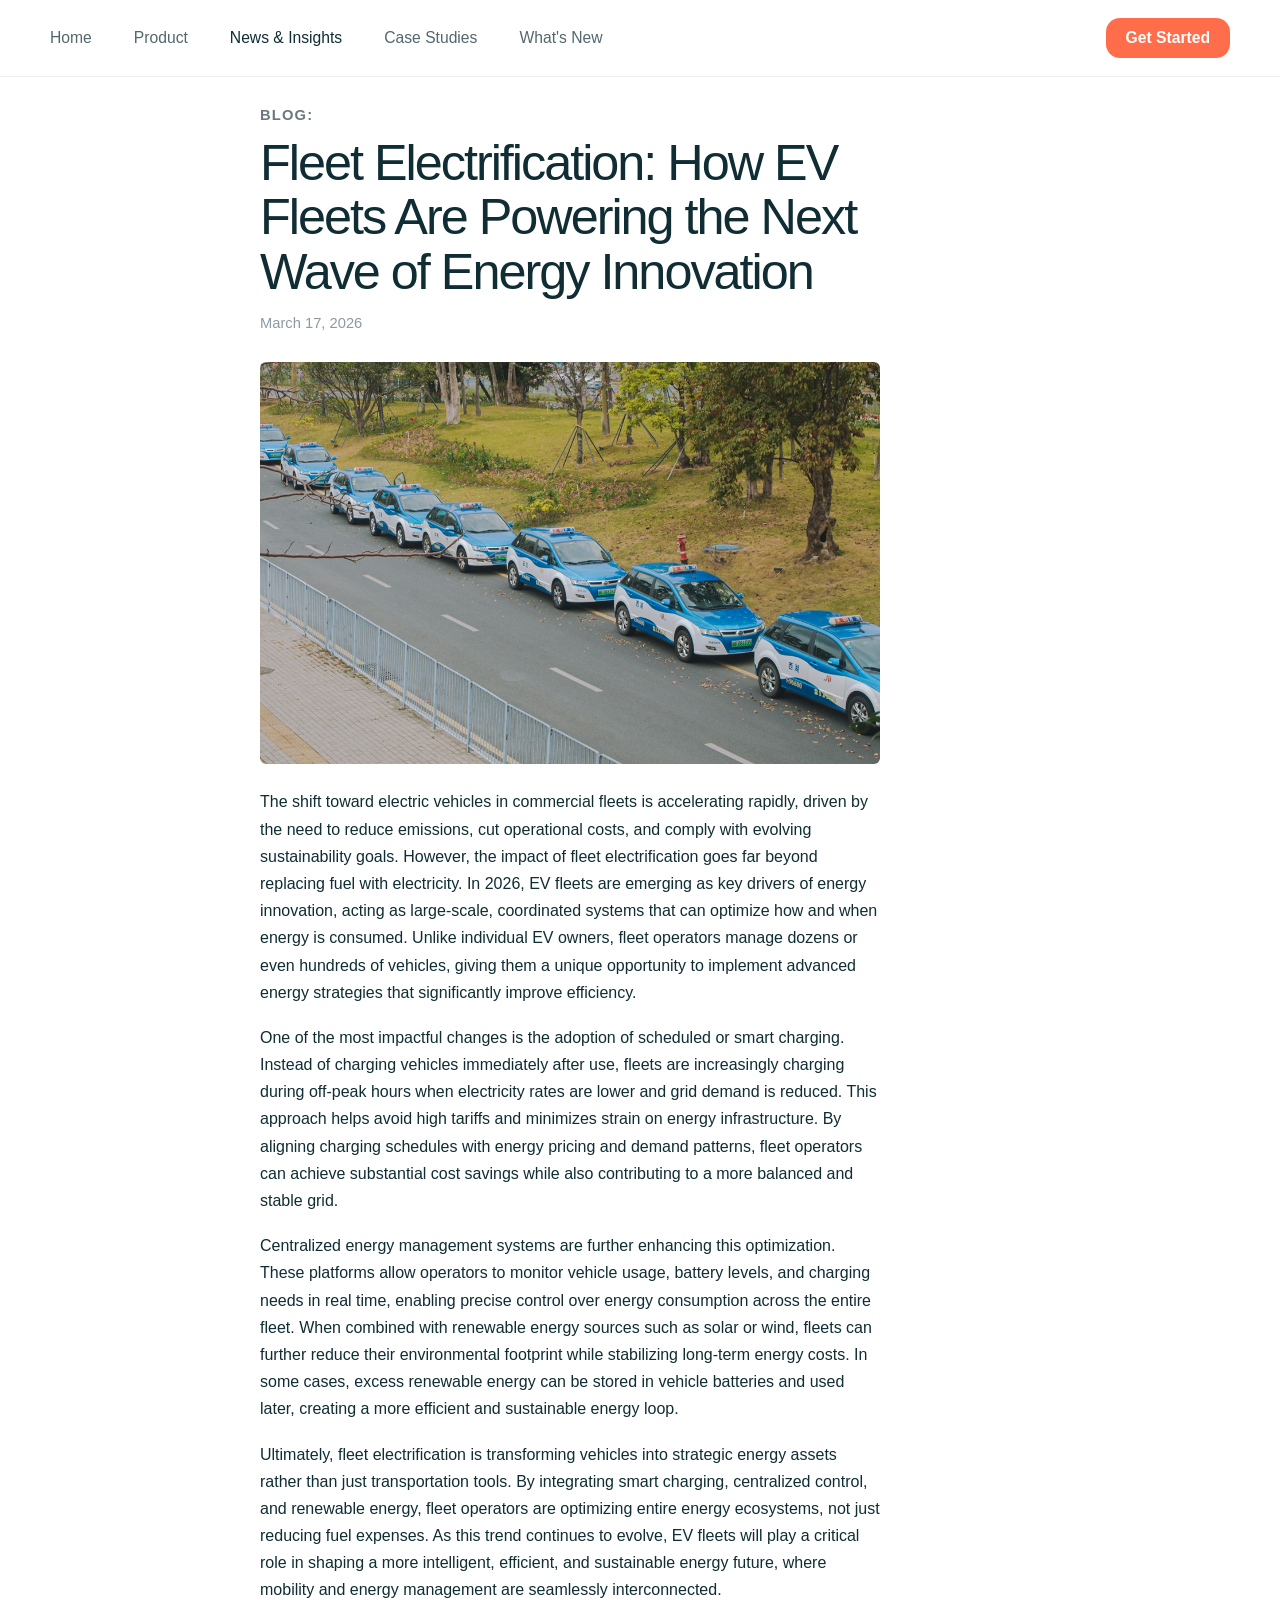
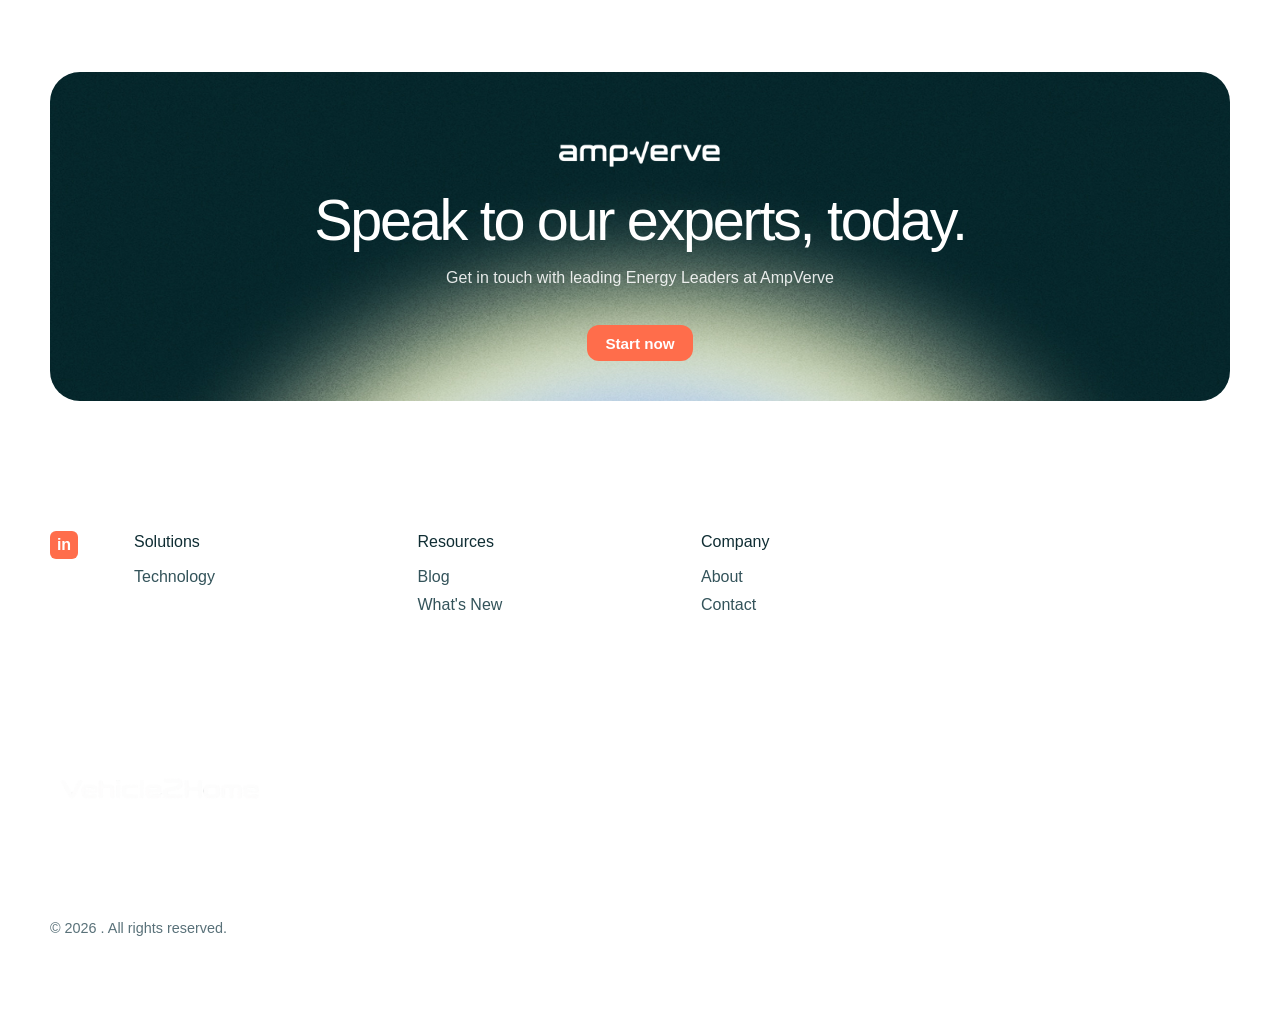
<file: blog-details-4.html>
<!DOCTYPE html>
<html lang="en">
<head>
  <meta charset="UTF-8">
  <meta name="viewport" content="width=device-width, initial-scale=1.0">
  <title>Vehicle2Home | Blog Details</title>
  <link rel="stylesheet" href="styles.css">
</head>
<body class="details-page">
  <header class="page-header">
    <div class="shell page-nav">
      <nav class="page-nav-links" aria-label="Primary">
        <a href="index.html">Home</a>
        <a href="product.html">Product</a>
        <a href="news-insights.html" class="active">News &amp; Insights</a>
        <a href="case-studies.html">Case Studies</a>
        <a href="index.html#save">What's New</a>
      </nav>
      <a class="btn btn-coral page-start" href="https://www.ampverve.com/">Get Started</a>
    </div>
  </header>

  <main class="details-main">
    <article class="details-article shell">
      <p class="details-kicker">BLOG:</p>
      <h1>Fleet Electrification: How EV Fleets Are Powering the Next Wave of Energy Innovation</h1>
      <p class="details-meta">March 17, 2026</p>

      <img class="details-hero-image" src="assets/ev fleets.png" alt="Electric vehicle fleet charging as part of a managed energy system">

      <div class="details-copy">
        <p>The shift toward electric vehicles in commercial fleets is accelerating rapidly, driven by the need to reduce emissions, cut operational costs, and comply with evolving sustainability goals. However, the impact of fleet electrification goes far beyond replacing fuel with electricity. In 2026, EV fleets are emerging as key drivers of energy innovation, acting as large-scale, coordinated systems that can optimize how and when energy is consumed. Unlike individual EV owners, fleet operators manage dozens or even hundreds of vehicles, giving them a unique opportunity to implement advanced energy strategies that significantly improve efficiency.</p>
        <p>One of the most impactful changes is the adoption of scheduled or smart charging. Instead of charging vehicles immediately after use, fleets are increasingly charging during off-peak hours when electricity rates are lower and grid demand is reduced. This approach helps avoid high tariffs and minimizes strain on energy infrastructure. By aligning charging schedules with energy pricing and demand patterns, fleet operators can achieve substantial cost savings while also contributing to a more balanced and stable grid.</p>
        <p>Centralized energy management systems are further enhancing this optimization. These platforms allow operators to monitor vehicle usage, battery levels, and charging needs in real time, enabling precise control over energy consumption across the entire fleet. When combined with renewable energy sources such as solar or wind, fleets can further reduce their environmental footprint while stabilizing long-term energy costs. In some cases, excess renewable energy can be stored in vehicle batteries and used later, creating a more efficient and sustainable energy loop.</p>
        <p>Ultimately, fleet electrification is transforming vehicles into strategic energy assets rather than just transportation tools. By integrating smart charging, centralized control, and renewable energy, fleet operators are optimizing entire energy ecosystems, not just reducing fuel expenses. As this trend continues to evolve, EV fleets will play a critical role in shaping a more intelligent, efficient, and sustainable energy future, where mobility and energy management are seamlessly interconnected.</p>
      </div>
    </article>

    <section class="section cta news-page-cta" id="contact">
      <div class="shell">
        <div class="cta-panel">
          <img class="cta-logo" src="assets/ampverve-logo.svg" alt="AmpVerve logo">
          <h2>Speak to our experts, today.</h2>
          <p>Get in touch with leading Energy Leaders at AmpVerve</p>
          <a class="btn btn-coral" href="https://www.ampverve.com/">Start now</a>
        </div>
      </div>
    </section>
  </main>

  <footer class="footer">
    <div class="shell footer-grid">
      <a class="social" href="#top" aria-label="LinkedIn">in</a>

      <div class="footer-links">
        <div>
          <h3>Solutions</h3>
          <a href="product.html">Technology</a>
        </div>
        <!-- <div>
          <h3>Customers</h3>
          <a href="#contact">Borrowers</a>
          <a href="#contact">Lenders</a>
        </div> -->
        <div>
          <h3>Resources</h3>
          <!-- <a href="#news">Resources Hub</a> -->
          <a href="#news">Blog</a>
          <!-- <a href="#news">Press</a> -->
          <a href="#save">What's New</a>
        </div>
        <div>
          <h3>Company</h3>
          <a href="#top">About</a>
          <!-- <a href="#contact">Careers</a> -->
          <a href="#contact">Contact</a>
          <!-- <a href="#contact">Privacy Policy</a> -->
        </div>
      </div>
    </div>
    <div class="shell footer-bottom">
      <img class="site-logo footer-logo" src="assets/vehicle2home-logo.png" alt="Vehicle2Home logo">
      <p>&copy; 2026 . All rights reserved.</p>
    </div>
  </footer>

  <script src="script.js"></script>
</body>
</html>
</file>
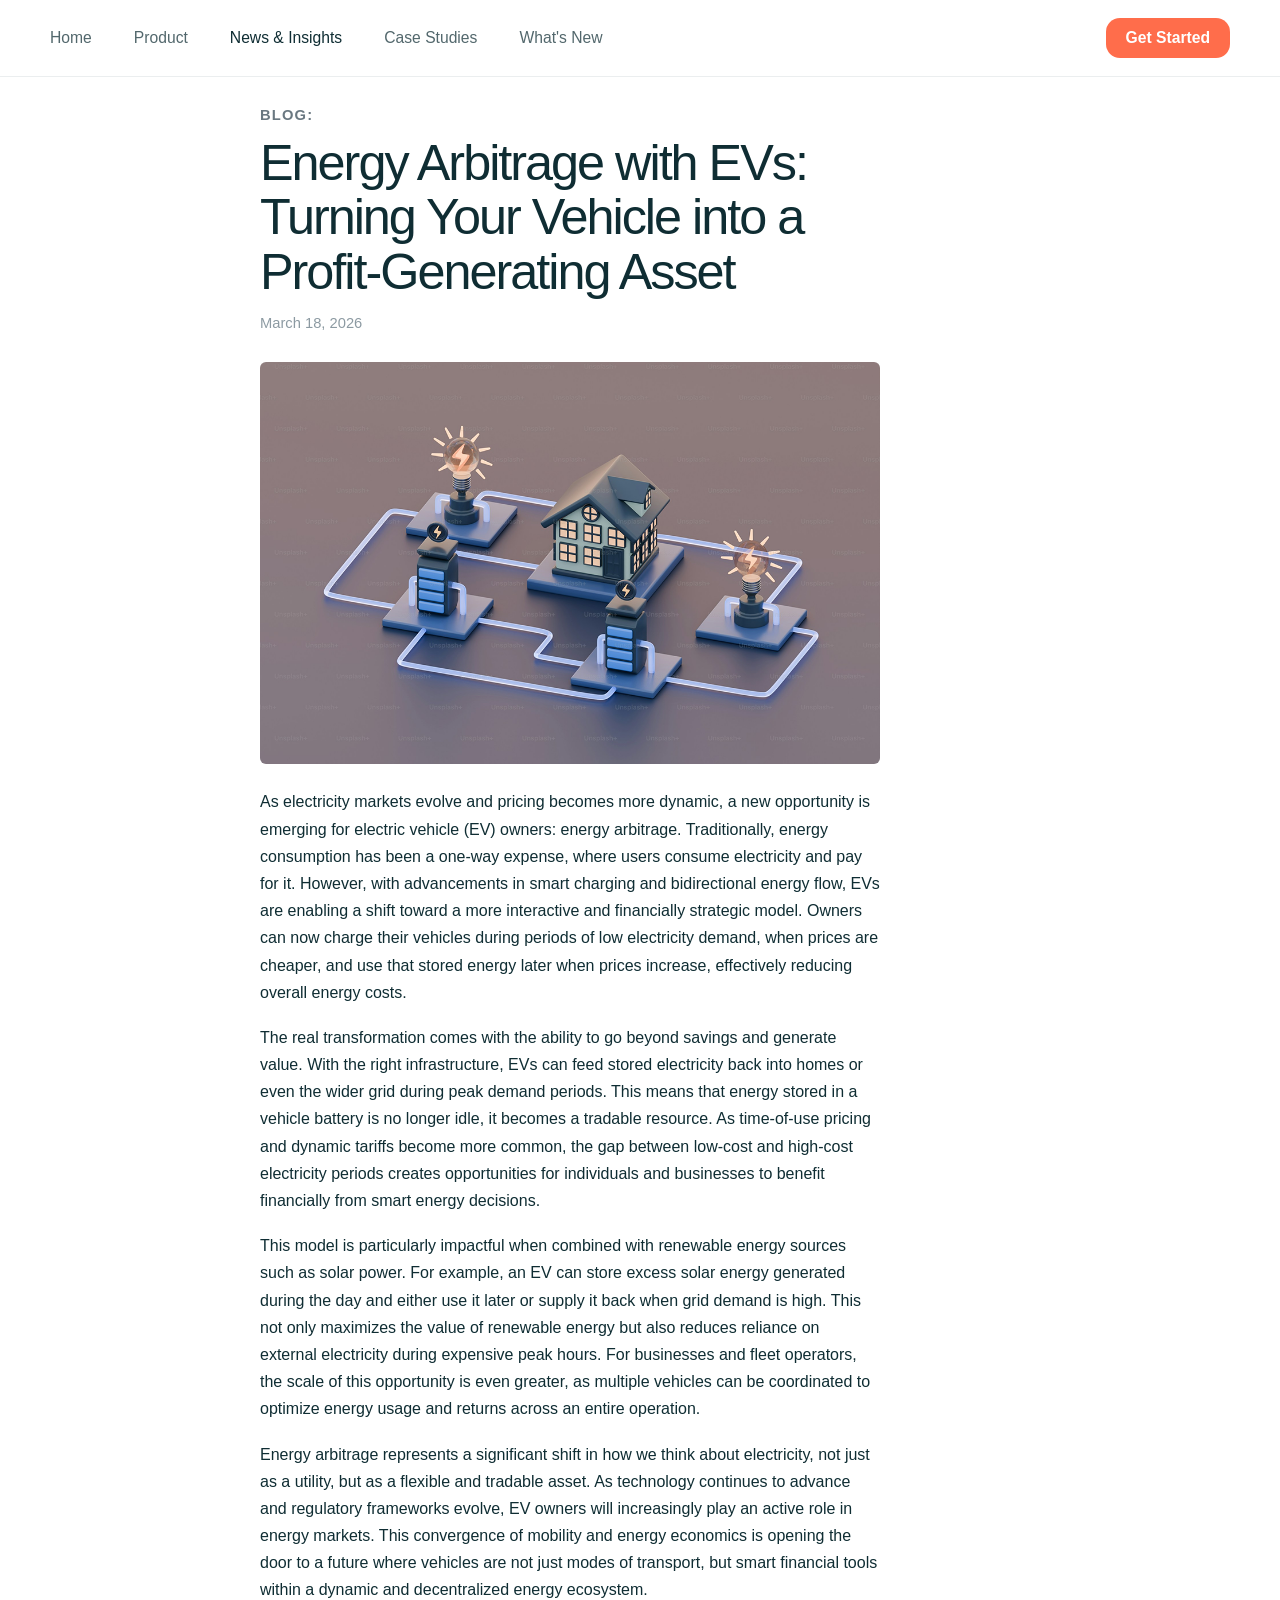
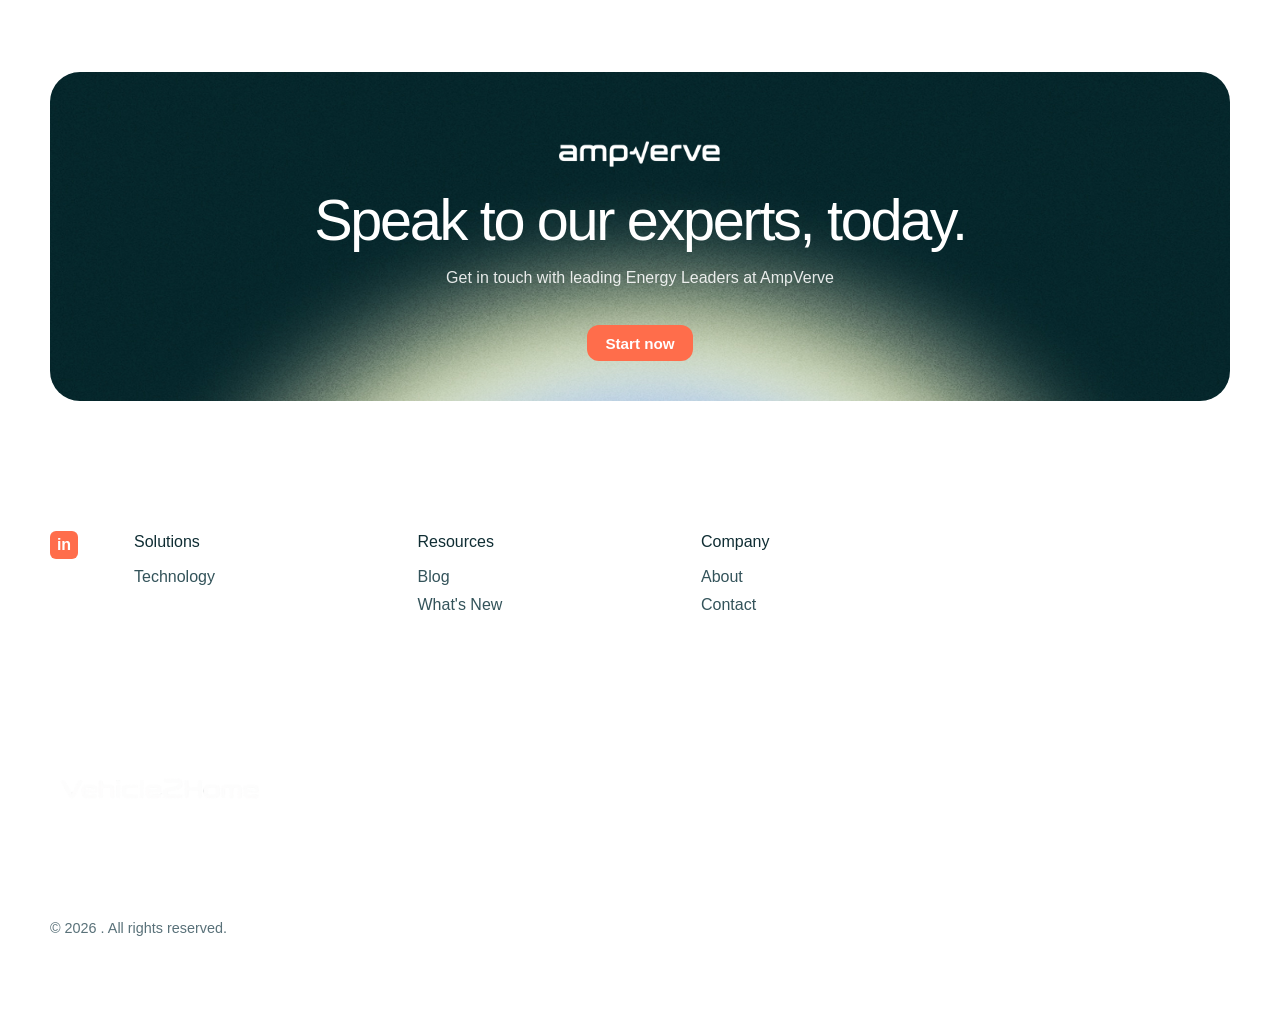
<file: blog-details-5.html>
<!DOCTYPE html>
<html lang="en">
<head>
  <meta charset="UTF-8">
  <meta name="viewport" content="width=device-width, initial-scale=1.0">
  <title>Vehicle2Home | Blog Details</title>
  <link rel="stylesheet" href="styles.css">
</head>
<body class="details-page">
  <header class="page-header">
    <div class="shell page-nav">
      <nav class="page-nav-links" aria-label="Primary">
        <a href="index.html">Home</a>
        <a href="product.html">Product</a>
        <a href="news-insights.html" class="active">News &amp; Insights</a>
        <a href="case-studies.html">Case Studies</a>
        <a href="index.html#save">What's New</a>
      </nav>
      <a class="btn btn-coral page-start" href="https://www.ampverve.com/">Get Started</a>
    </div>
  </header>

  <main class="details-main">
    <article class="details-article shell">
      <p class="details-kicker">BLOG:</p>
      <h1>Energy Arbitrage with EVs: Turning Your Vehicle into a Profit-Generating Asset</h1>
      <p class="details-meta">March 18, 2026</p>

      <img class="details-hero-image" src="assets/energy arbitrage.png" alt="Electric vehicle and home energy system illustrating energy arbitrage">

      <div class="details-copy">
        <p>As electricity markets evolve and pricing becomes more dynamic, a new opportunity is emerging for electric vehicle (EV) owners: energy arbitrage. Traditionally, energy consumption has been a one-way expense, where users consume electricity and pay for it. However, with advancements in smart charging and bidirectional energy flow, EVs are enabling a shift toward a more interactive and financially strategic model. Owners can now charge their vehicles during periods of low electricity demand, when prices are cheaper, and use that stored energy later when prices increase, effectively reducing overall energy costs.</p>
        <p>The real transformation comes with the ability to go beyond savings and generate value. With the right infrastructure, EVs can feed stored electricity back into homes or even the wider grid during peak demand periods. This means that energy stored in a vehicle battery is no longer idle, it becomes a tradable resource. As time-of-use pricing and dynamic tariffs become more common, the gap between low-cost and high-cost electricity periods creates opportunities for individuals and businesses to benefit financially from smart energy decisions.</p>
        <p>This model is particularly impactful when combined with renewable energy sources such as solar power. For example, an EV can store excess solar energy generated during the day and either use it later or supply it back when grid demand is high. This not only maximizes the value of renewable energy but also reduces reliance on external electricity during expensive peak hours. For businesses and fleet operators, the scale of this opportunity is even greater, as multiple vehicles can be coordinated to optimize energy usage and returns across an entire operation.</p>
        <p>Energy arbitrage represents a significant shift in how we think about electricity, not just as a utility, but as a flexible and tradable asset. As technology continues to advance and regulatory frameworks evolve, EV owners will increasingly play an active role in energy markets. This convergence of mobility and energy economics is opening the door to a future where vehicles are not just modes of transport, but smart financial tools within a dynamic and decentralized energy ecosystem.</p>
      </div>
    </article>

    <section class="section cta news-page-cta" id="contact">
      <div class="shell">
        <div class="cta-panel">
          <img class="cta-logo" src="assets/ampverve-logo.svg" alt="AmpVerve logo">
          <h2>Speak to our experts, today.</h2>
          <p>Get in touch with leading Energy Leaders at AmpVerve</p>
          <a class="btn btn-coral" href="https://www.ampverve.com/">Start now</a>
        </div>
      </div>
    </section>
  </main>

  <footer class="footer">
    <div class="shell footer-grid">
      <a class="social" href="#top" aria-label="LinkedIn">in</a>

      <div class="footer-links">
        <div>
          <h3>Solutions</h3>
          <a href="product.html">Technology</a>
        </div>
        <!-- <div>
          <h3>Customers</h3>
          <a href="#contact">Borrowers</a>
          <a href="#contact">Lenders</a>
        </div> -->
        <div>
          <h3>Resources</h3>
          <!-- <a href="#news">Resources Hub</a> -->
          <a href="#news">Blog</a>
          <!-- <a href="#news">Press</a> -->
          <a href="#save">What's New</a>
        </div>
        <div>
          <h3>Company</h3>
          <a href="#top">About</a>
          <!-- <a href="#contact">Careers</a> -->
          <a href="#contact">Contact</a>
          <!-- <a href="#contact">Privacy Policy</a> -->
        </div>
      </div>
    </div>
    <div class="shell footer-bottom">
      <img class="site-logo footer-logo" src="assets/vehicle2home-logo.png" alt="Vehicle2Home logo">
      <p>&copy; 2026 . All rights reserved.</p>
    </div>
  </footer>

  <script src="script.js"></script>
</body>
</html>
</file>
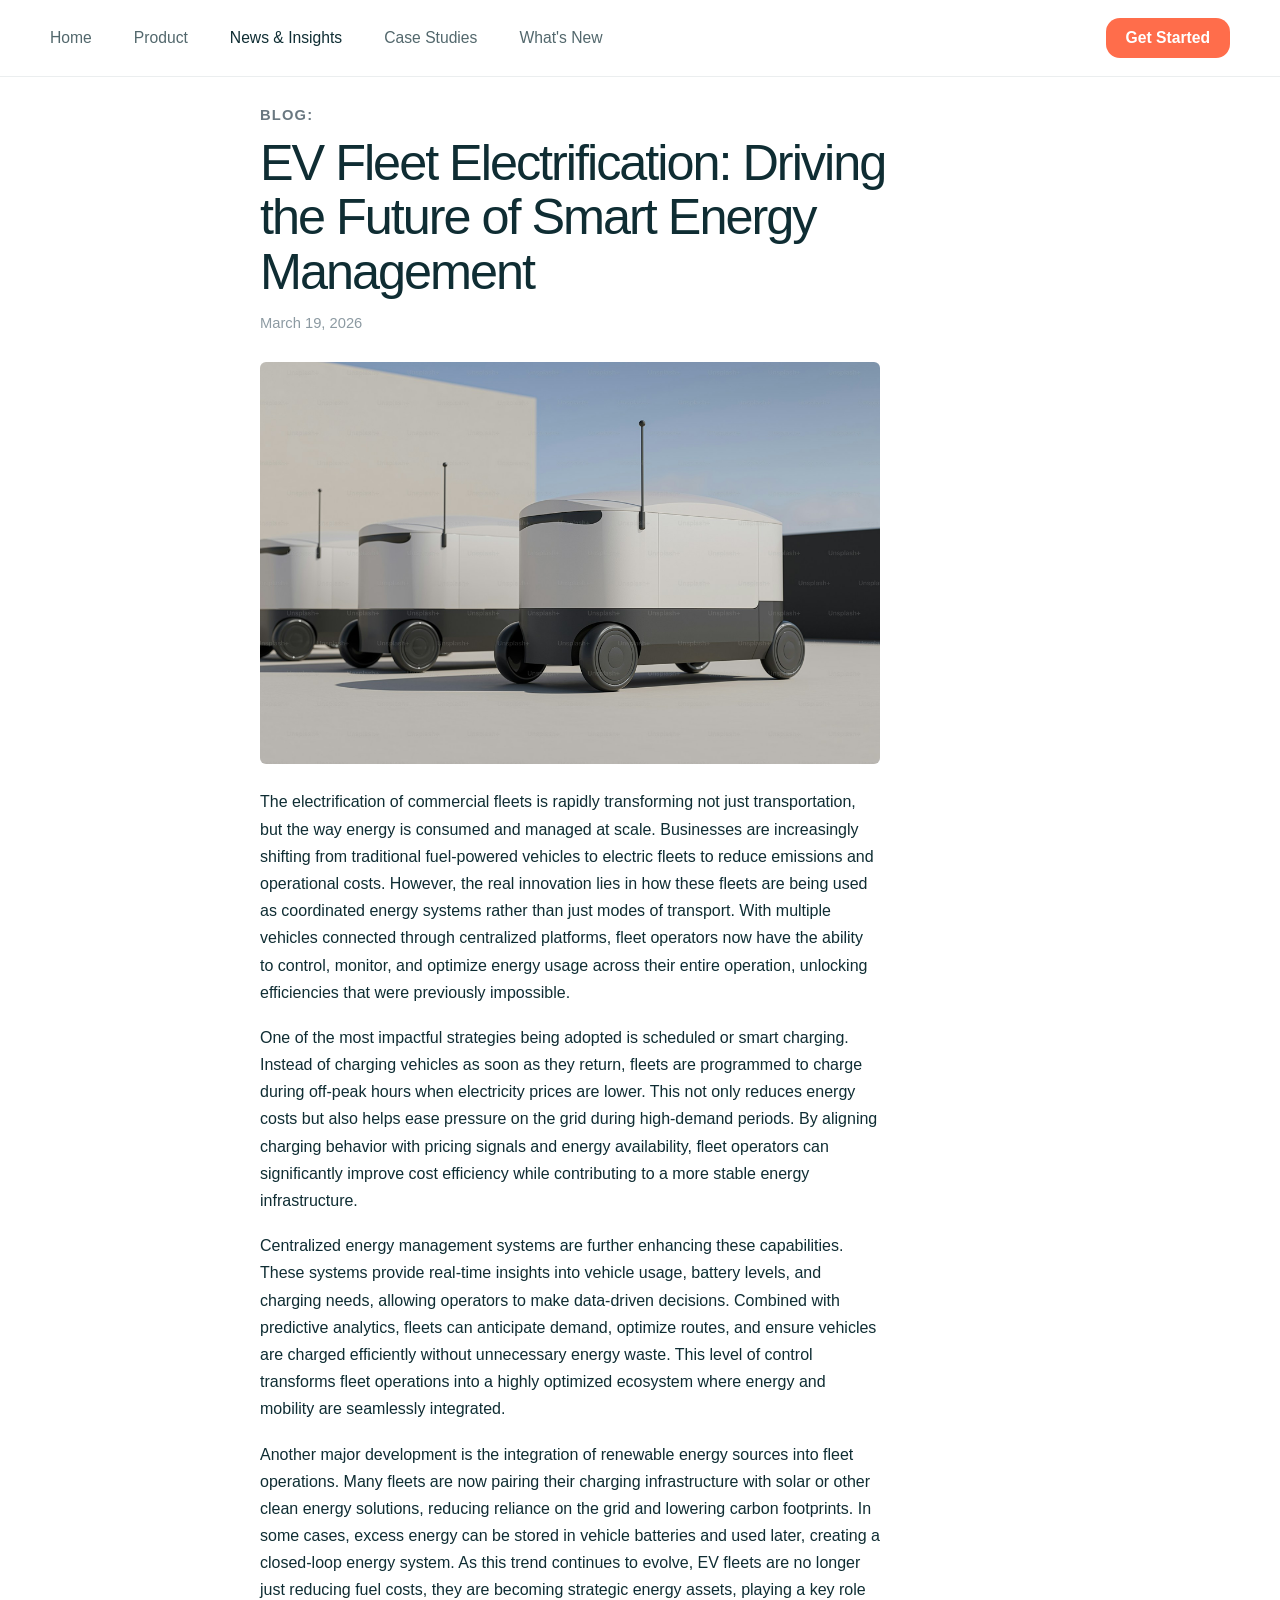
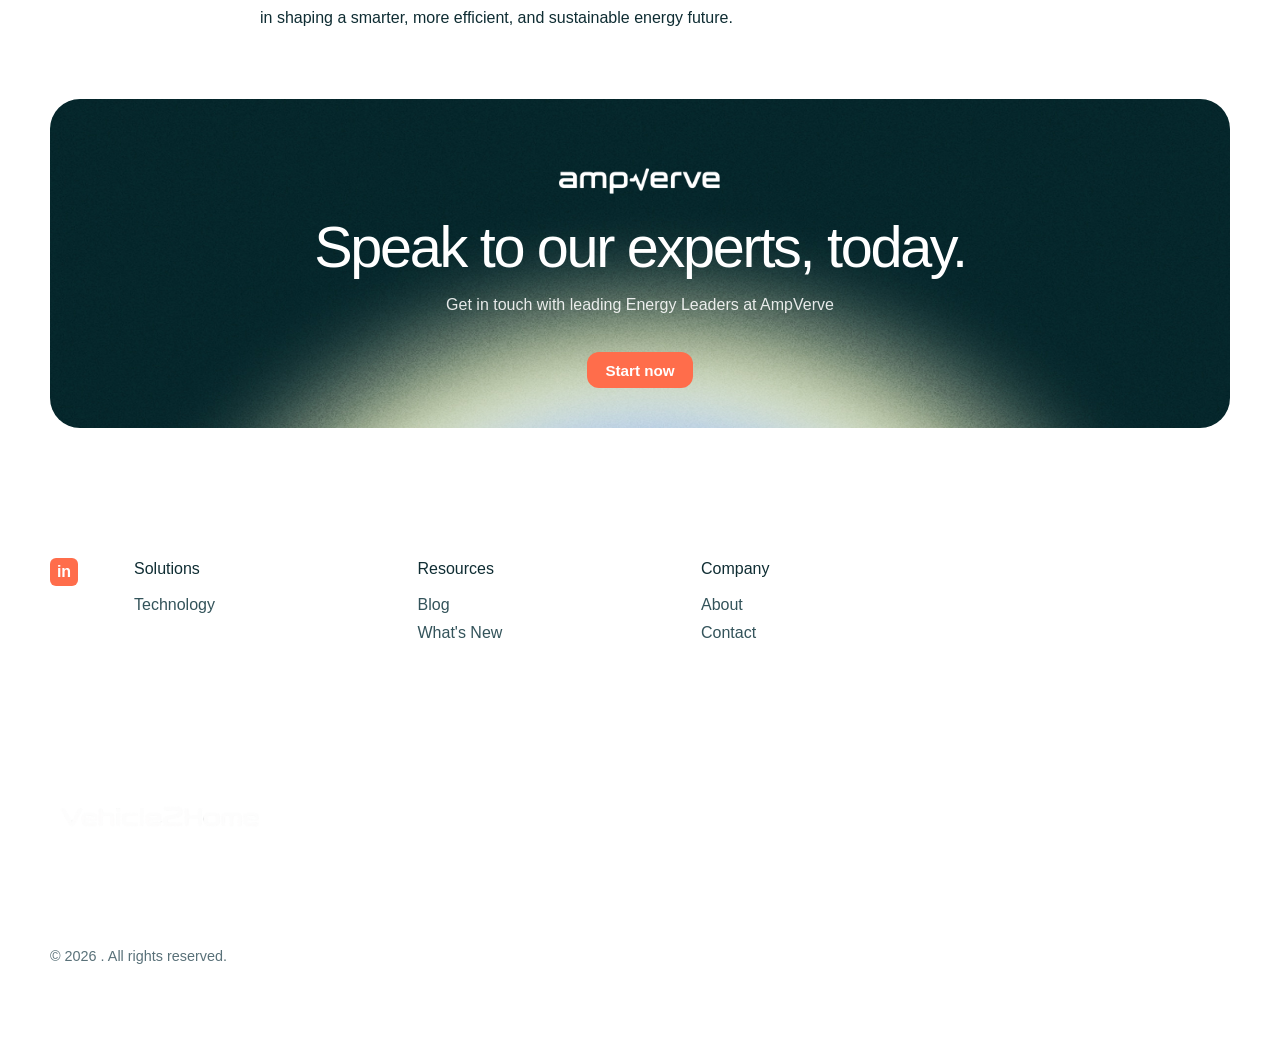
<file: blog-details-6.html>
<!DOCTYPE html>
<html lang="en">
<head>
  <meta charset="UTF-8">
  <meta name="viewport" content="width=device-width, initial-scale=1.0">
  <title>Vehicle2Home | Blog Details</title>
  <link rel="stylesheet" href="styles.css">
</head>
<body class="details-page">
  <header class="page-header">
    <div class="shell page-nav">
      <nav class="page-nav-links" aria-label="Primary">
        <a href="index.html">Home</a>
        <a href="product.html">Product</a>
        <a href="news-insights.html" class="active">News &amp; Insights</a>
        <a href="case-studies.html">Case Studies</a>
        <a href="index.html#save">What's New</a>
      </nav>
      <a class="btn btn-coral page-start" href="https://www.ampverve.com/">Get Started</a>
    </div>
  </header>

  <main class="details-main">
    <article class="details-article shell">
      <p class="details-kicker">BLOG:</p>
      <h1>EV Fleet Electrification: Driving the Future of Smart Energy Management</h1>
      <p class="details-meta">March 19, 2026</p>

      <img class="details-hero-image" src="assets/drive future.png" alt="Electric vehicle fleet and smart charging infrastructure shaping the future of energy management">

      <div class="details-copy">
        <p>The electrification of commercial fleets is rapidly transforming not just transportation, but the way energy is consumed and managed at scale. Businesses are increasingly shifting from traditional fuel-powered vehicles to electric fleets to reduce emissions and operational costs. However, the real innovation lies in how these fleets are being used as coordinated energy systems rather than just modes of transport. With multiple vehicles connected through centralized platforms, fleet operators now have the ability to control, monitor, and optimize energy usage across their entire operation, unlocking efficiencies that were previously impossible.</p>
        <p>One of the most impactful strategies being adopted is scheduled or smart charging. Instead of charging vehicles as soon as they return, fleets are programmed to charge during off-peak hours when electricity prices are lower. This not only reduces energy costs but also helps ease pressure on the grid during high-demand periods. By aligning charging behavior with pricing signals and energy availability, fleet operators can significantly improve cost efficiency while contributing to a more stable energy infrastructure.</p>
        <p>Centralized energy management systems are further enhancing these capabilities. These systems provide real-time insights into vehicle usage, battery levels, and charging needs, allowing operators to make data-driven decisions. Combined with predictive analytics, fleets can anticipate demand, optimize routes, and ensure vehicles are charged efficiently without unnecessary energy waste. This level of control transforms fleet operations into a highly optimized ecosystem where energy and mobility are seamlessly integrated.</p>
        <p>Another major development is the integration of renewable energy sources into fleet operations. Many fleets are now pairing their charging infrastructure with solar or other clean energy solutions, reducing reliance on the grid and lowering carbon footprints. In some cases, excess energy can be stored in vehicle batteries and used later, creating a closed-loop energy system. As this trend continues to evolve, EV fleets are no longer just reducing fuel costs, they are becoming strategic energy assets, playing a key role in shaping a smarter, more efficient, and sustainable energy future.</p>
      </div>
    </article>

    <section class="section cta news-page-cta" id="contact">
      <div class="shell">
        <div class="cta-panel">
          <img class="cta-logo" src="assets/ampverve-logo.svg" alt="AmpVerve logo">
          <h2>Speak to our experts, today.</h2>
          <p>Get in touch with leading Energy Leaders at AmpVerve</p>
          <a class="btn btn-coral" href="https://www.ampverve.com/">Start now</a>
        </div>
      </div>
    </section>
  </main>

  <footer class="footer">
    <div class="shell footer-grid">
      <a class="social" href="#top" aria-label="LinkedIn">in</a>

      <div class="footer-links">
        <div>
          <h3>Solutions</h3>
          <a href="product.html">Technology</a>
        </div>
        <!-- <div>
          <h3>Customers</h3>
          <a href="#contact">Borrowers</a>
          <a href="#contact">Lenders</a>
        </div> -->
        <div>
          <h3>Resources</h3>
          <!-- <a href="#news">Resources Hub</a> -->
          <a href="#news">Blog</a>
          <!-- <a href="#news">Press</a> -->
          <a href="#save">What's New</a>
        </div>
        <div>
          <h3>Company</h3>
          <a href="#top">About</a>
          <!-- <a href="#contact">Careers</a> -->
          <a href="#contact">Contact</a>
          <!-- <a href="#contact">Privacy Policy</a> -->
        </div>
      </div>
    </div>
    <div class="shell footer-bottom">
      <img class="site-logo footer-logo" src="assets/vehicle2home-logo.png" alt="Vehicle2Home logo">
      <p>&copy; 2026 . All rights reserved.</p>
    </div>
  </footer>

  <script src="script.js"></script>
</body>
</html>
</file>
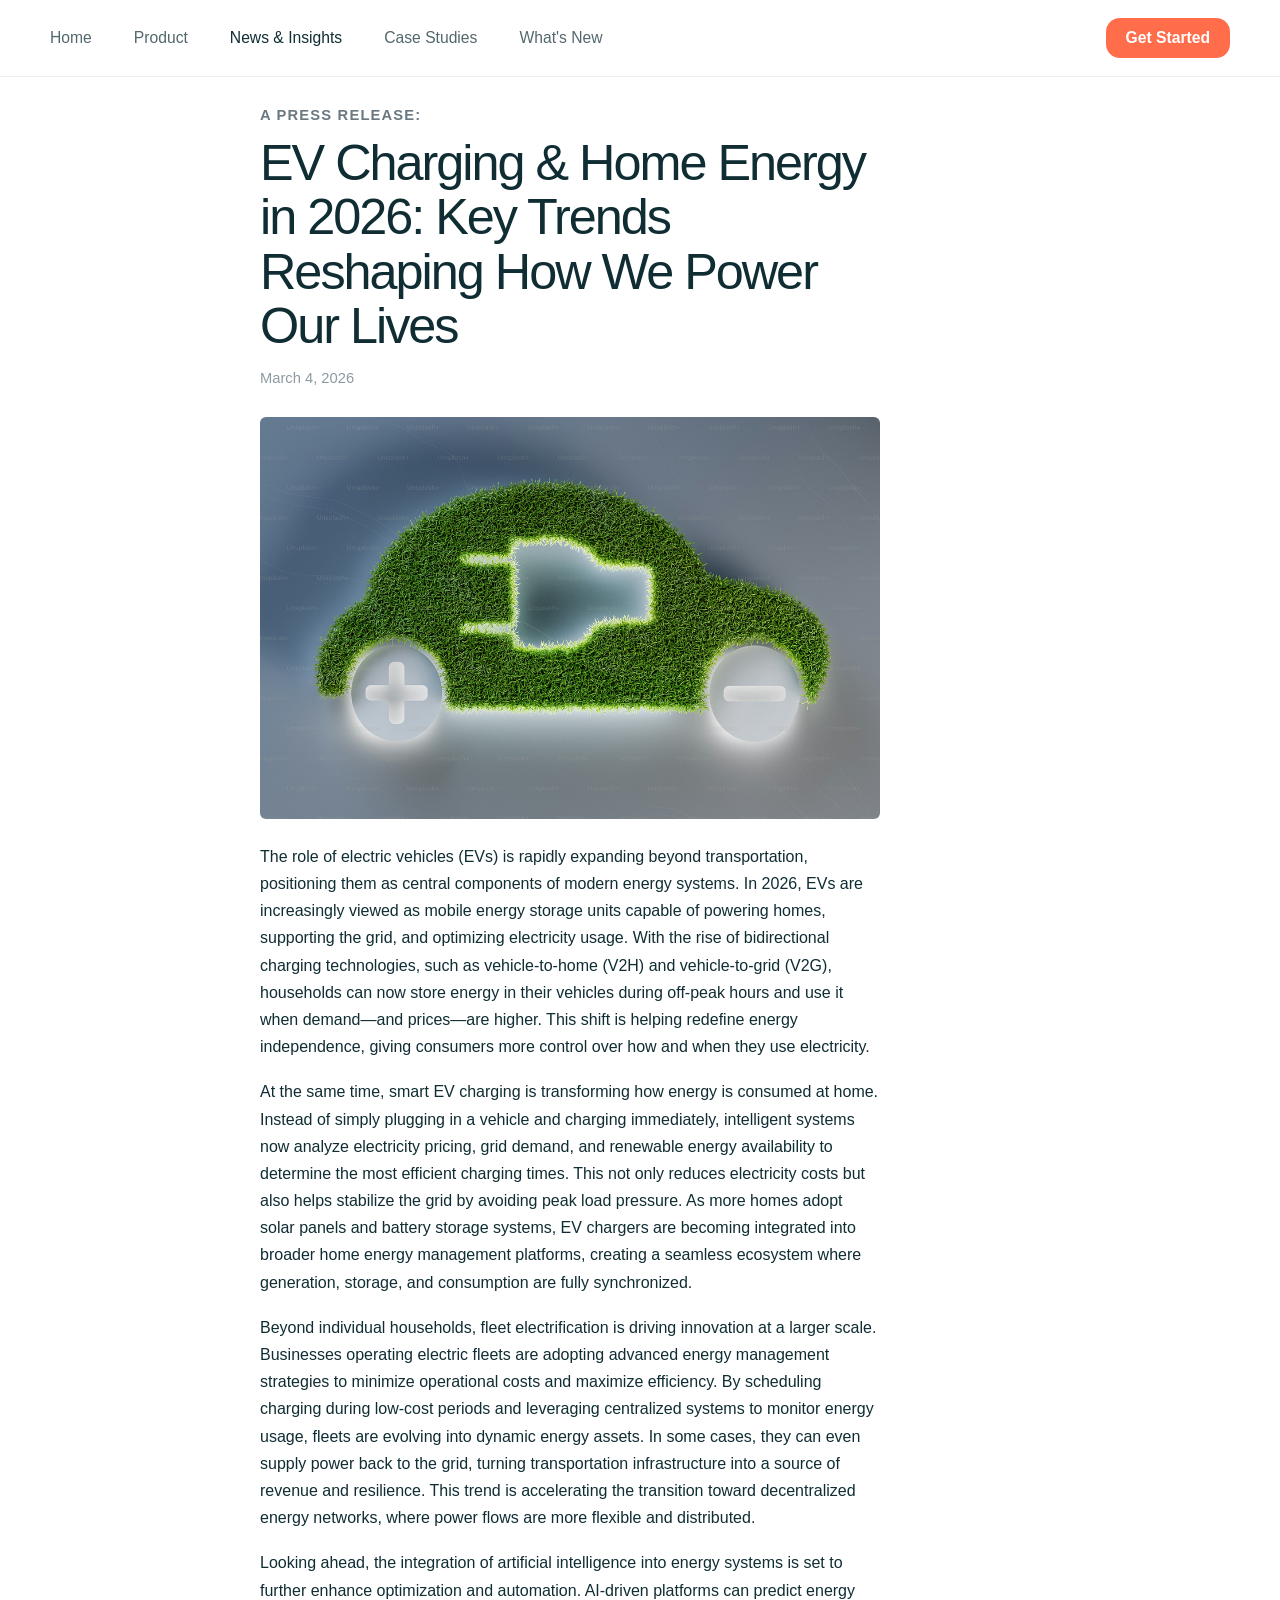
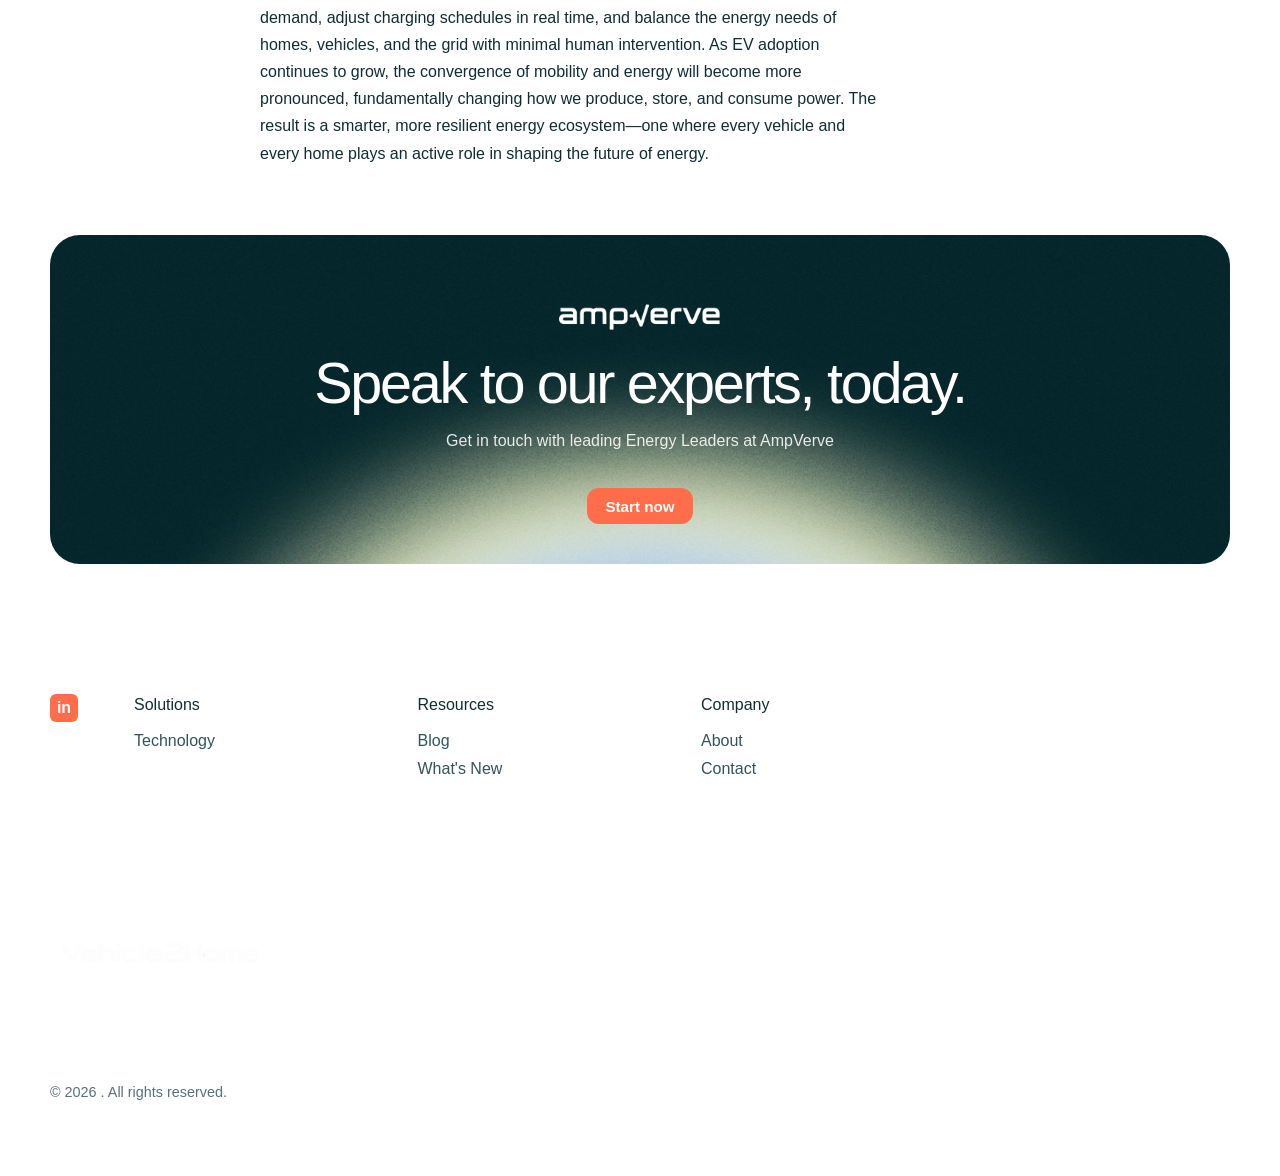
<file: blog-details.html>
<!DOCTYPE html>
<html lang="en">
<head>
  <meta charset="UTF-8">
  <meta name="viewport" content="width=device-width, initial-scale=1.0">
  <title>Vehicle2Home | Blog Details</title>
  <link rel="stylesheet" href="styles.css">
</head>
<body class="details-page">
  <header class="page-header">
    <div class="shell page-nav">
      <nav class="page-nav-links" aria-label="Primary">
        <a href="index.html">Home</a>
        <a href="product.html">Product</a>
        <a href="news-insights.html" class="active">News &amp; Insights</a>
        <a href="case-studies.html">Case Studies</a>
        <a href="index.html#save">What's New</a>
      </nav>
      <a class="btn btn-coral page-start" href="https://www.ampverve.com/">Get Started</a>
    </div>
  </header>

  <main class="details-main">
    <article class="details-article shell">
      <p class="details-kicker">A PRESS RELEASE:</p>
      <h1>EV Charging & Home Energy in 2026: Key Trends Reshaping How We Power Our Lives</h1>
      <!-- <p class="details-intro">Lorem ipsum dolor sit amet, consectetur adipiscing elit. Aenean posuere felis nec ultricies vulputate. Integer congue, tortor sed commodo luctus, justo elit volutpat arcu, non hendrerit velit augue et sapien.</p> -->
      <p class="details-meta">March 4, 2026</p>

      <img class="details-hero-image" src="assets/blog 1.png" alt="Electric vehicle parked and charging at home">

      <div class="details-copy">
        <p>The role of electric vehicles (EVs) is rapidly expanding beyond transportation, positioning them as central components of modern energy systems. In 2026, EVs are increasingly viewed as mobile energy storage units capable of powering homes, supporting the grid, and optimizing electricity usage. With the rise of bidirectional charging technologies, such as vehicle-to-home (V2H) and vehicle-to-grid (V2G), households can now store energy in their vehicles during off-peak hours and use it when demand—and prices—are higher. This shift is helping redefine energy independence, giving consumers more control over how and when they use electricity.</p>
        <p>At the same time, smart EV charging is transforming how energy is consumed at home. Instead of simply plugging in a vehicle and charging immediately, intelligent systems now analyze electricity pricing, grid demand, and renewable energy availability to determine the most efficient charging times. This not only reduces electricity costs but also helps stabilize the grid by avoiding peak load pressure. As more homes adopt solar panels and battery storage systems, EV chargers are becoming integrated into broader home energy management platforms, creating a seamless ecosystem where generation, storage, and consumption are fully synchronized.</p>
        <p>Beyond individual households, fleet electrification is driving innovation at a larger scale. Businesses operating electric fleets are adopting advanced energy management strategies to minimize operational costs and maximize efficiency. By scheduling charging during low-cost periods and leveraging centralized systems to monitor energy usage, fleets are evolving into dynamic energy assets. In some cases, they can even supply power back to the grid, turning transportation infrastructure into a source of revenue and resilience. This trend is accelerating the transition toward decentralized energy networks, where power flows are more flexible and distributed.</p>
        <!-- <p>Lorem ipsum dolor sit amet, consectetur adipiscing elit. Etiam sed lorem sit amet est feugiat pulvinar. Nullam faucibus hendrerit nibh, quis tempor velit iaculis vel. Nam ullamcorper bibendum eros.</p> -->
        <!-- <p>Lorem ipsum dolor sit amet, consectetur adipiscing elit. Aliquam eget tristique nibh. Nulla facilisi. In vulputate est id ligula tincidunt, vitae pharetra nunc euismod.</p> -->
        <p>Looking ahead, the integration of artificial intelligence into energy systems is set to further enhance optimization and automation. AI-driven platforms can predict energy demand, adjust charging schedules in real time, and balance the energy needs of homes, vehicles, and the grid with minimal human intervention. As EV adoption continues to grow, the convergence of mobility and energy will become more pronounced, fundamentally changing how we produce, store, and consume power. The result is a smarter, more resilient energy ecosystem—one where every vehicle and every home plays an active role in shaping the future of energy.</p>
      </div>
    </article>

    <section class="section cta news-page-cta" id="contact">
      <div class="shell">
        <div class="cta-panel">
          <img class="cta-logo" src="assets/ampverve-logo.svg" alt="AmpVerve logo">
          <h2>Speak to our experts, today.</h2>
          <p>Get in touch with leading Energy Leaders at AmpVerve</p>
          <a class="btn btn-coral" href="https://www.ampverve.com/">Start now</a>
        </div>
      </div>
    </section>
  </main>

  <footer class="footer">
    <div class="shell footer-grid">
      <a class="social" href="#top" aria-label="LinkedIn">in</a>

      <div class="footer-links">
        <div>
          <h3>Solutions</h3>
          <a href="product.html">Technology</a>
        </div>
        <!-- <div>
          <h3>Customers</h3>
          <a href="#contact">Borrowers</a>
          <a href="#contact">Lenders</a>
        </div> -->
        <div>
          <h3>Resources</h3>
          <!-- <a href="#news">Resources Hub</a> -->
          <a href="#news">Blog</a>
          <!-- <a href="#news">Press</a> -->
          <a href="#save">What's New</a>
        </div>
        <div>
          <h3>Company</h3>
          <a href="#top">About</a>
          <!-- <a href="#contact">Careers</a> -->
          <a href="#contact">Contact</a>
          <!-- <a href="#contact">Privacy Policy</a> -->
        </div>
      </div>
    </div>
    <div class="shell footer-bottom">
      <img class="site-logo footer-logo" src="assets/vehicle2home-logo.png" alt="Vehicle2Home logo">
      <p>&copy; 2026 . All rights reserved.</p>
    </div>
  </footer>

  <script src="script.js"></script>
</body>
</html>
</file>
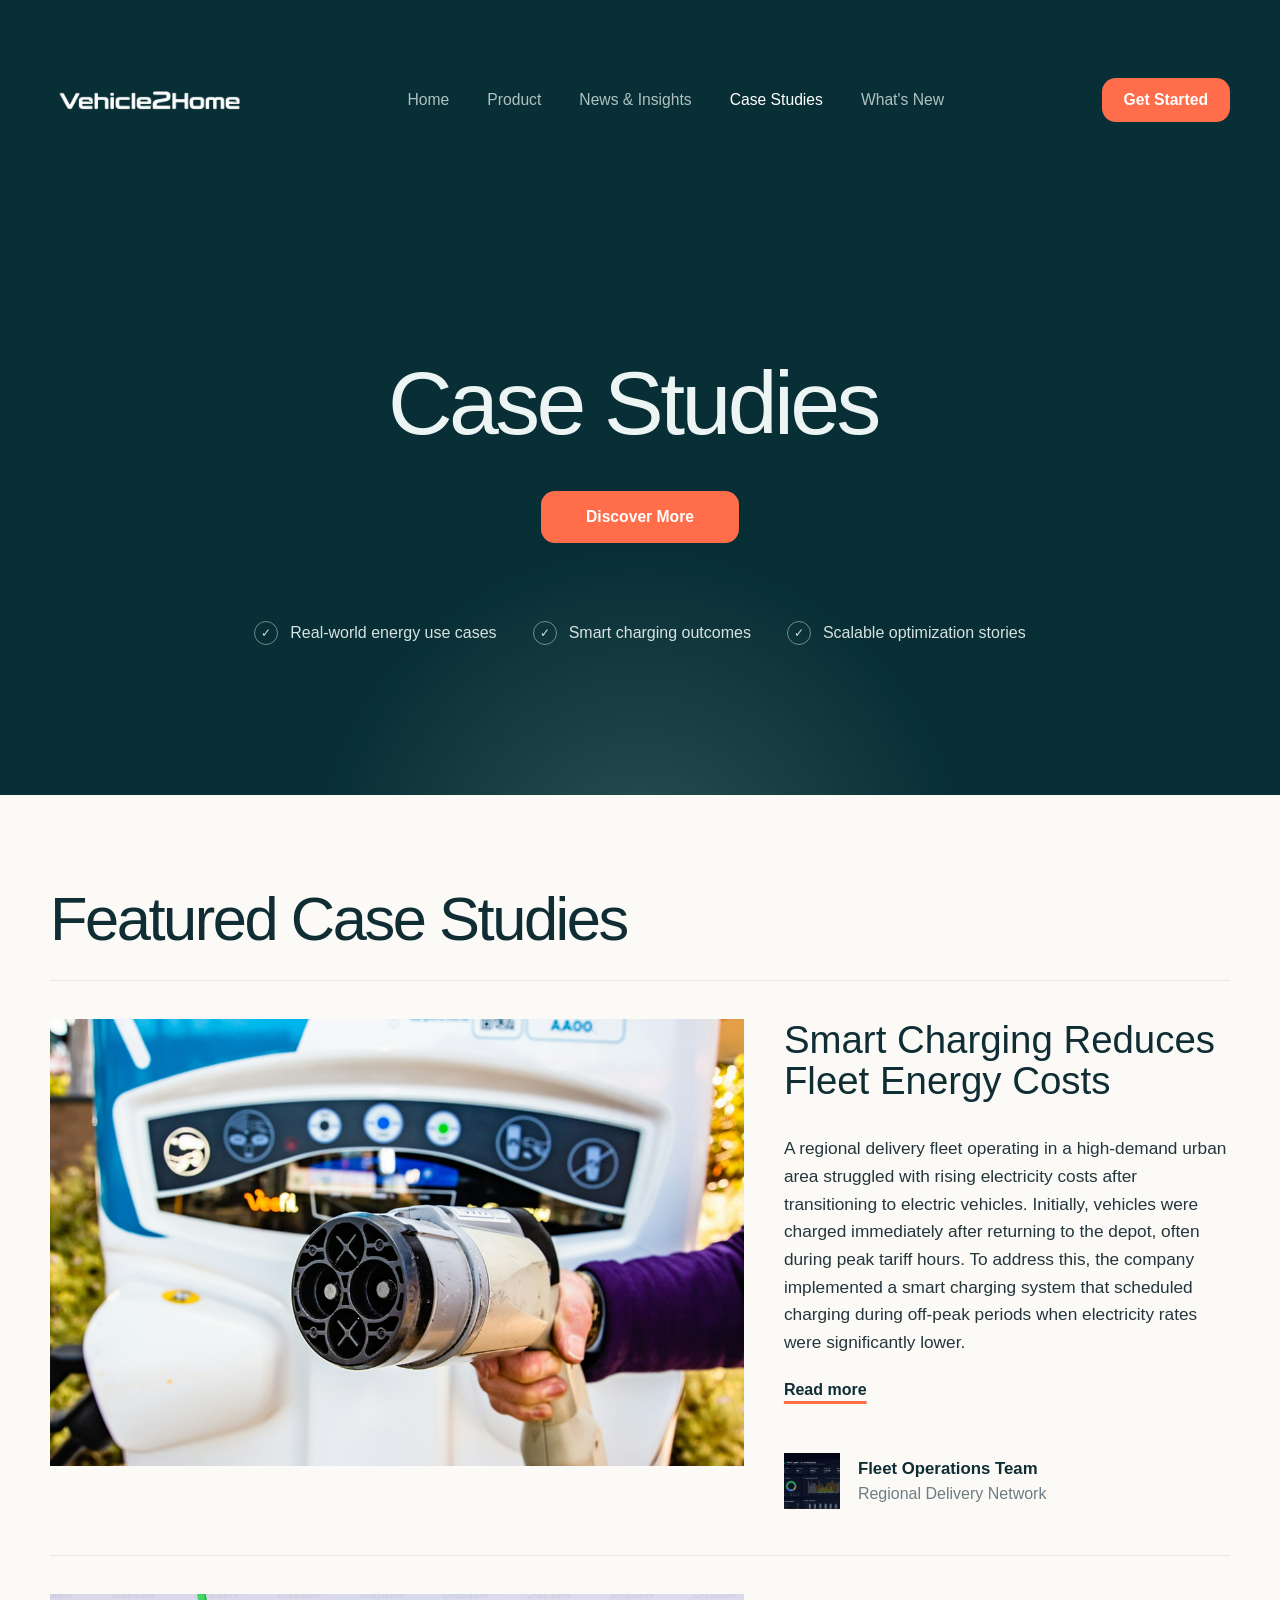
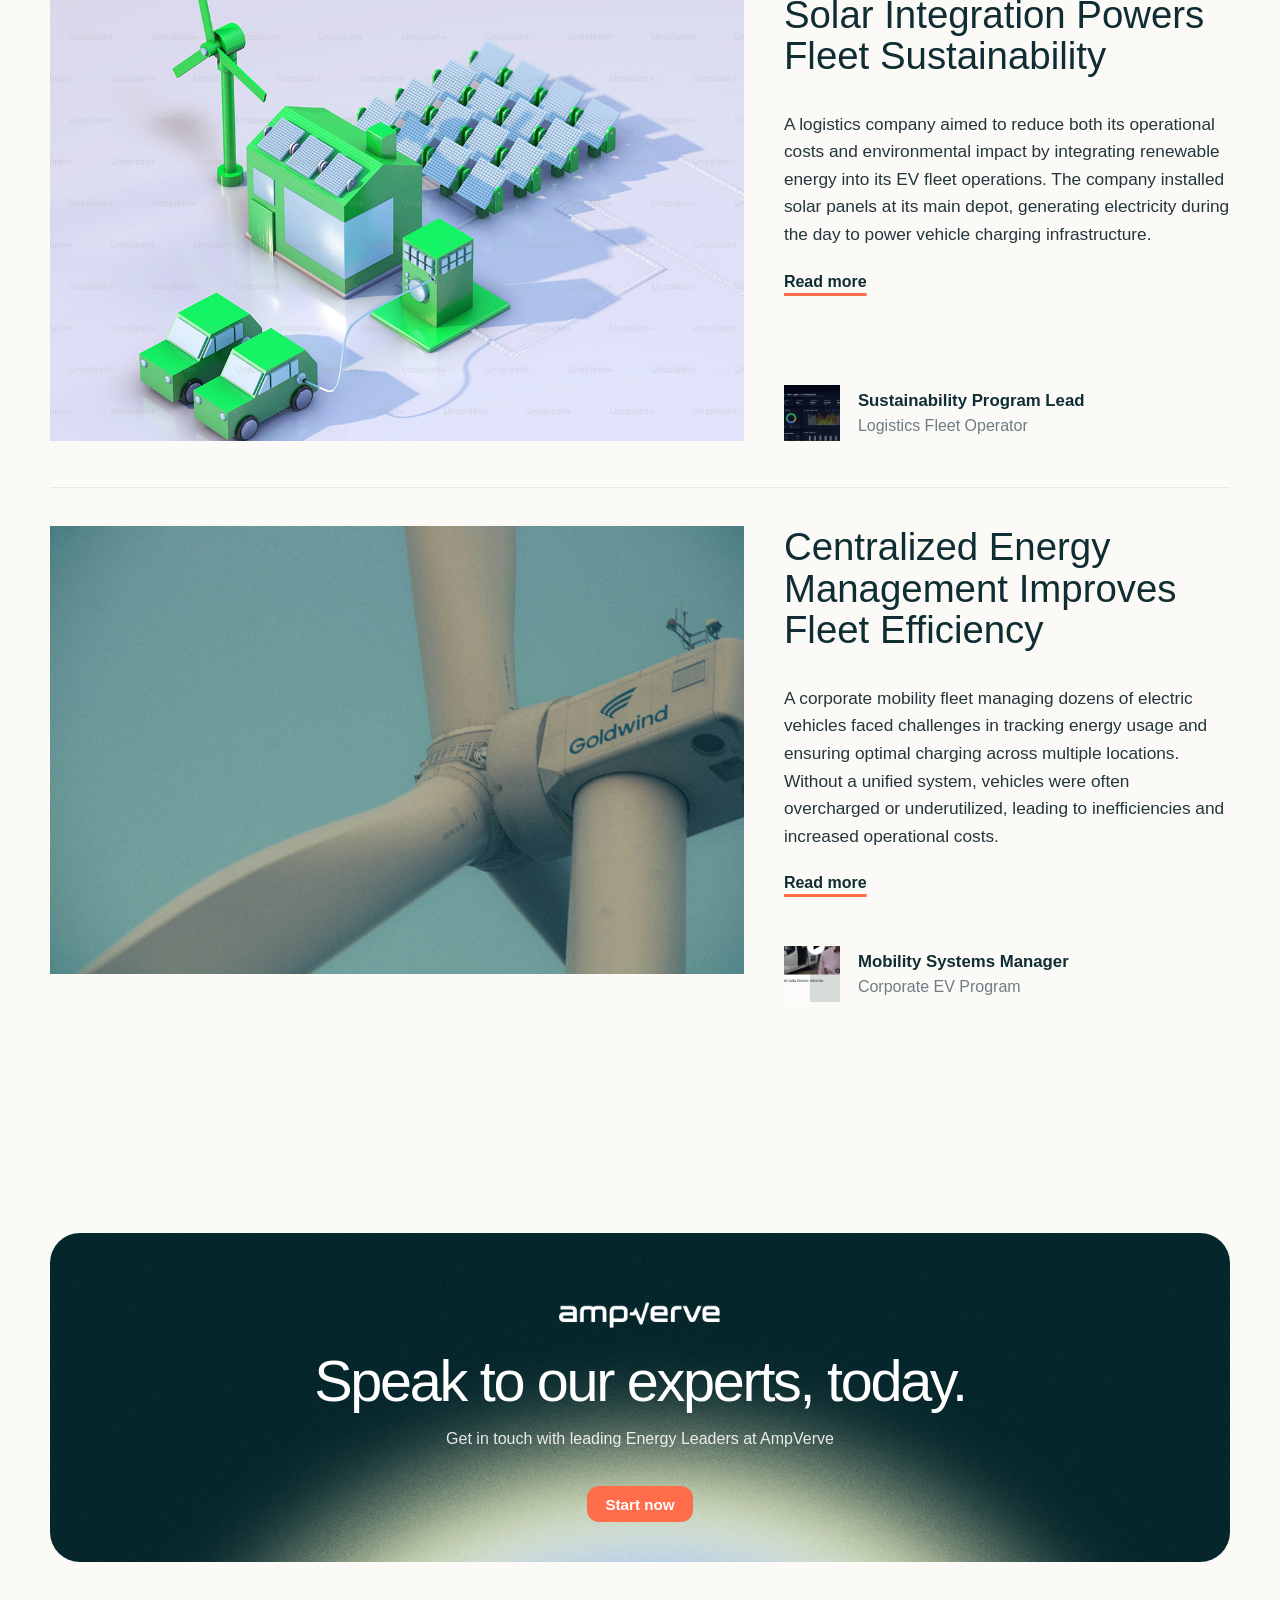
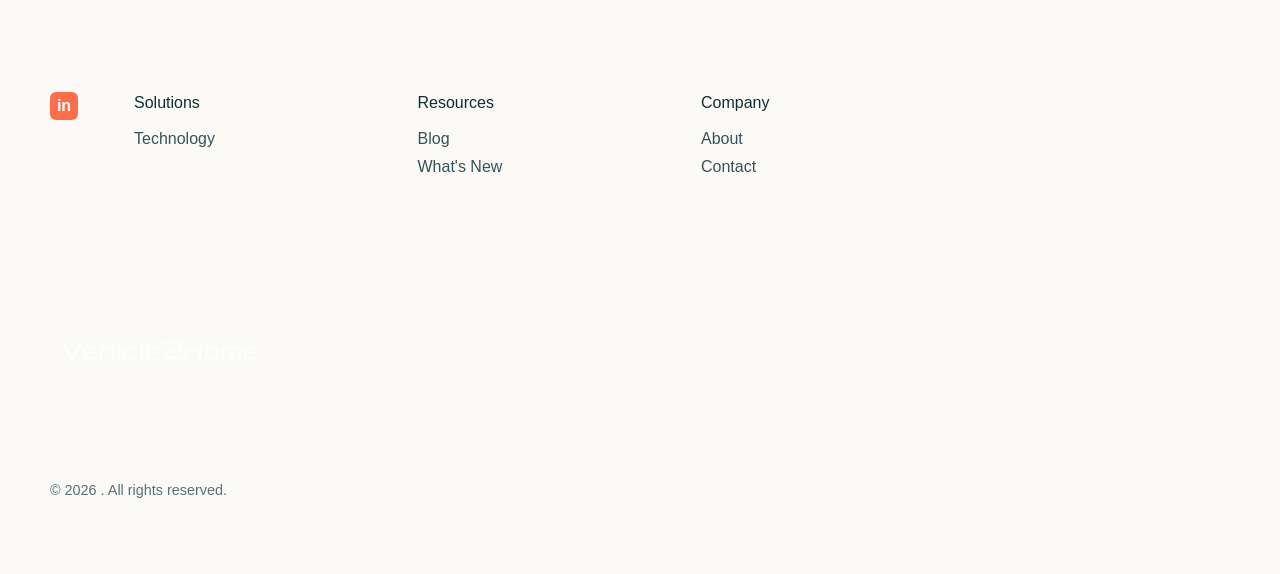
<file: case-studies.html>
<!DOCTYPE html>
<html lang="en">
<head>
  <meta charset="UTF-8">
  <meta name="viewport" content="width=device-width, initial-scale=1.0">
  <title>Vehicle2Home | Case Studies</title>
  <link rel="stylesheet" href="styles.css">
</head>
<body class="product-page">
  <header class="product-hero" id="top" data-hero-cursor>
    <div class="shell nav">
      <a class="brand brand-mark" href="index.html" aria-label="Vehicle2Home home">
        <img class="site-logo header-logo" src="assets/vehicle2home-logo.png" alt="Vehicle2Home logo">
      </a>
      <nav class="nav-links" aria-label="Primary">
        <a href="index.html">Home</a>
        <a href="product.html">Product</a>
        <a href="news-insights.html">News &amp; Insights</a>
        <a href="case-studies.html" class="active">Case Studies</a>
        <a href="index.html#save">What's New</a>
      </nav>
      <a class="btn btn-coral" href="https://www.ampverve.com/">Get Started</a>
    </div>

    <div class="shell product-hero-content">
      <h1 data-typewriter>Case Studies</h1>
      <a class="btn btn-coral btn-large" href="#case-studies-list">Discover More</a>

      <div class="hero-points">
        <div class="point">
          <span class="icon-ring">&#10003;</span>
          <span>Real-world energy use cases</span>
        </div>
        <div class="point">
          <span class="icon-ring">&#10003;</span>
          <span>Smart charging outcomes</span>
        </div>
        <div class="point">
          <span class="icon-ring">&#10003;</span>
          <span>Scalable optimization stories</span>
        </div>
      </div>
    </div>
  </header>

  <main>
    <section class="section case-studies-showcase" id="case-studies-list">
      <div class="shell">
        <div class="news-head">
          <h2>Featured Case Studies</h2>
        </div>

        <article class="case-study-feature">
          <div class="case-study-media">
            <img src="assets/smart charging.png" alt="Smart charging system reducing fleet energy costs">
          </div>
          <div class="case-study-copy">
            <h3>Smart Charging Reduces Fleet Energy Costs</h3>
            <p>A regional delivery fleet operating in a high-demand urban area struggled with rising electricity costs after transitioning to electric vehicles. Initially, vehicles were charged immediately after returning to the depot, often during peak tariff hours. To address this, the company implemented a smart charging system that scheduled charging during off-peak periods when electricity rates were significantly lower.</p>
            <a href="case-study-details-1.html">Read more</a>

            <div class="case-study-author">
              <img src="assets/image.png" alt="Profile photo for a case study contact">
              <div>
                <strong>Fleet Operations Team</strong>
                <span>Regional Delivery Network</span>
              </div>
            </div>
          </div>
        </article>

        <article class="case-study-feature">
          <div class="case-study-media">
            <img src="assets/Solar.png" alt="Solar-powered charging infrastructure supporting fleet sustainability">
          </div>
          <div class="case-study-copy">
            <h3>Solar Integration Powers Fleet Sustainability</h3>
            <p>A logistics company aimed to reduce both its operational costs and environmental impact by integrating renewable energy into its EV fleet operations. The company installed solar panels at its main depot, generating electricity during the day to power vehicle charging infrastructure.</p>
            <a href="case-study-details-2.html">Read more</a>

            <div class="case-study-author">
              <img src="assets/image.png" alt="Profile photo for a case study contact">
              <div>
                <strong>Sustainability Program Lead</strong>
                <span>Logistics Fleet Operator</span>
              </div>
            </div>
          </div>
        </article>

        <article class="case-study-feature">
          <div class="case-study-media">
            <img src="assets/centeralize energy.png" alt="Centralized energy management system improving fleet efficiency">
          </div>
          <div class="case-study-copy">
            <h3>Centralized Energy Management Improves Fleet Efficiency</h3>
            <p>A corporate mobility fleet managing dozens of electric vehicles faced challenges in tracking energy usage and ensuring optimal charging across multiple locations. Without a unified system, vehicles were often overcharged or underutilized, leading to inefficiencies and increased operational costs.</p>
            <a href="case-study-details-3.html">Read more</a>

            <div class="case-study-author">
              <img src="assets/about-3b.png" alt="Dummy user profile photo for the mobility systems manager">
              <div>
                <strong>Mobility Systems Manager</strong>
                <span>Corporate EV Program</span>
              </div>
            </div>
          </div>
        </article>
      </div>
    </section>

    <section class="section cta" id="contact">
      <div class="shell">
        <div class="cta-panel">
          <img class="cta-logo" src="assets/ampverve-logo.svg" alt="AmpVerve logo">
          <h2>Speak to our experts, today.</h2>
          <p>Get in touch with leading Energy Leaders at AmpVerve</p>
          <a class="btn btn-coral" href="https://www.ampverve.com/">Start now</a>
        </div>
      </div>
    </section>
  </main>

  <footer class="footer">
    <div class="shell footer-grid">
      <a class="social" href="#top" aria-label="LinkedIn">in</a>

      <div class="footer-links">
        <div>
          <h3>Solutions</h3>
          <a href="product.html">Technology</a>
        </div>
        <!-- <div>
          <h3>Customers</h3>
          <a href="#contact">Borrowers</a>
          <a href="#contact">Lenders</a>
        </div> -->
        <div>
          <h3>Resources</h3>
          <!-- <a href="#news">Resources Hub</a> -->
          <a href="#news">Blog</a>
          <!-- <a href="#news">Press</a> -->
          <a href="#save">What's New</a>
        </div>
        <div>
          <h3>Company</h3>
          <a href="#top">About</a>
          <!-- <a href="#contact">Careers</a> -->
          <a href="#contact">Contact</a>
          <!-- <a href="#contact">Privacy Policy</a> -->
        </div>
      </div>
    </div>
    <div class="shell footer-bottom">
      <img class="site-logo footer-logo" src="assets/vehicle2home-logo.png" alt="Vehicle2Home logo">
      <p>&copy; 2026 . All rights reserved.</p>
    </div>
  </footer>

  <script src="script.js"></script>
</body>
</html>
</file>
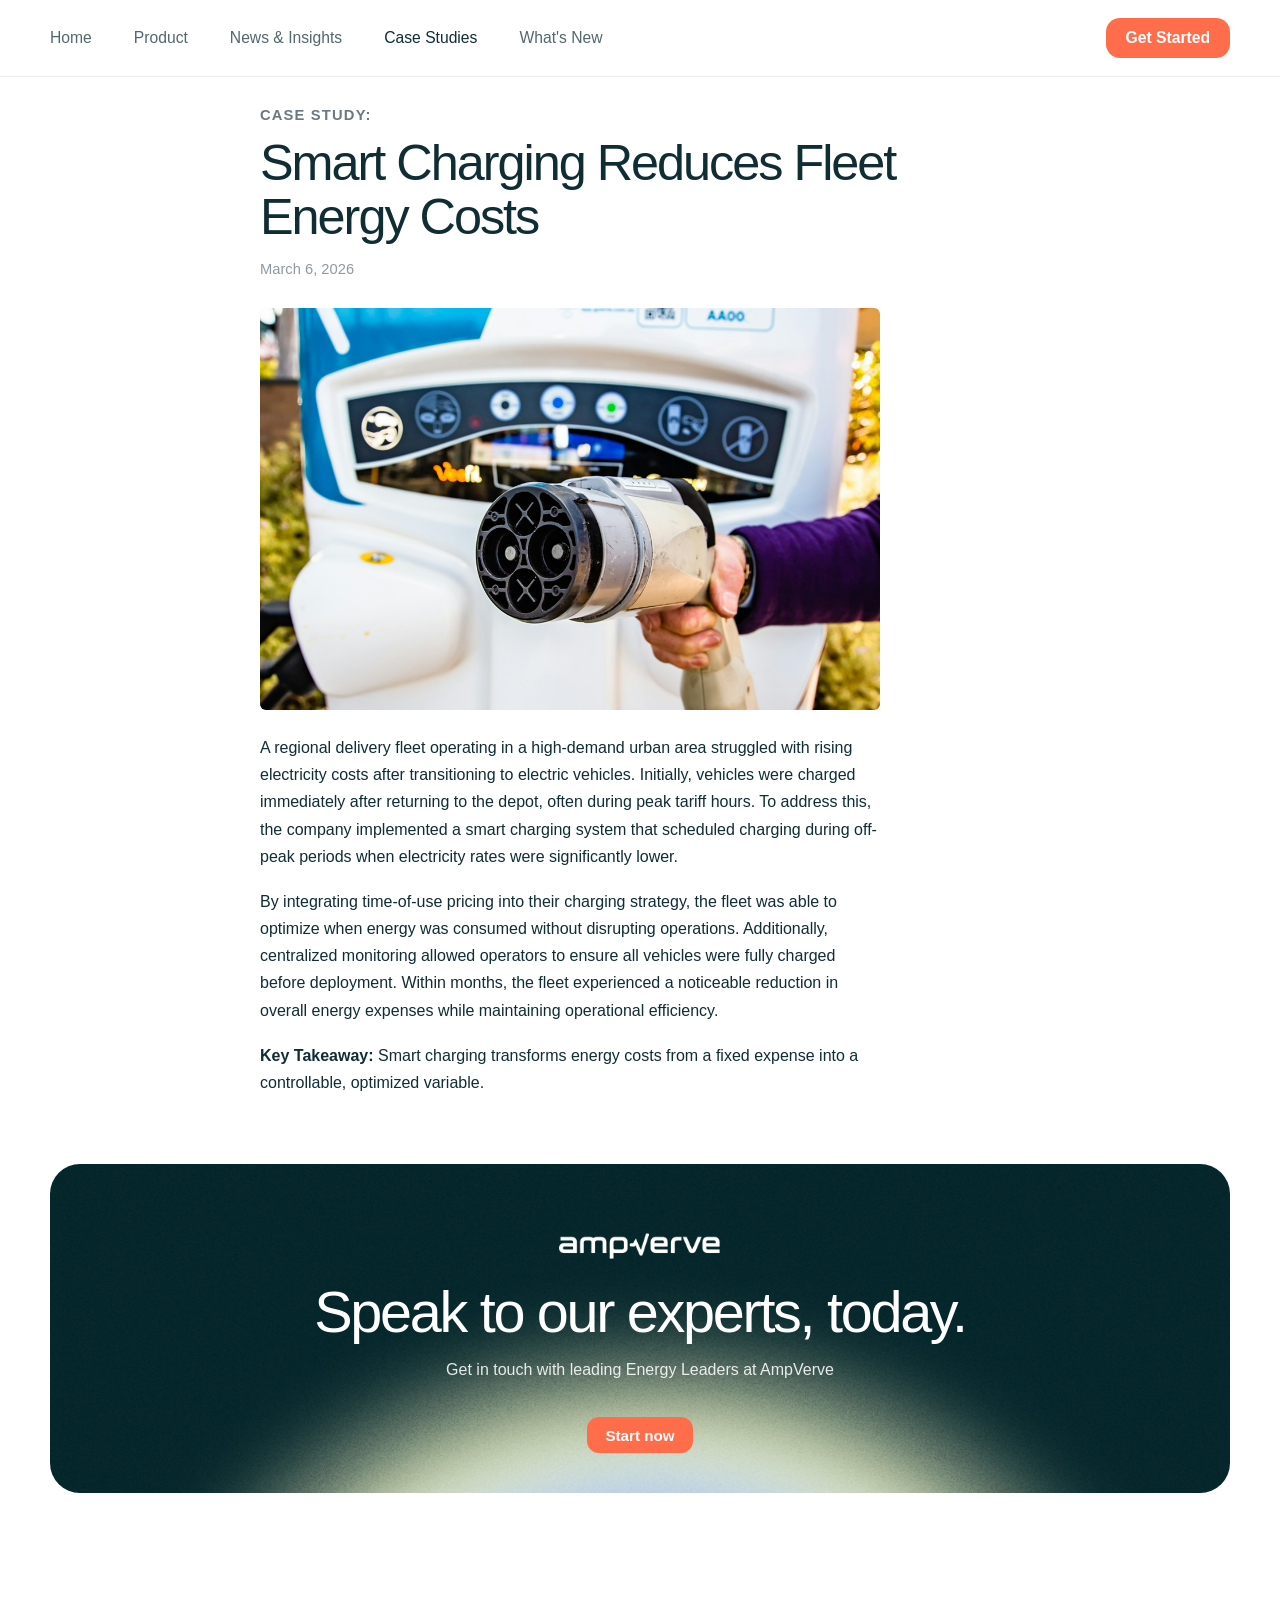
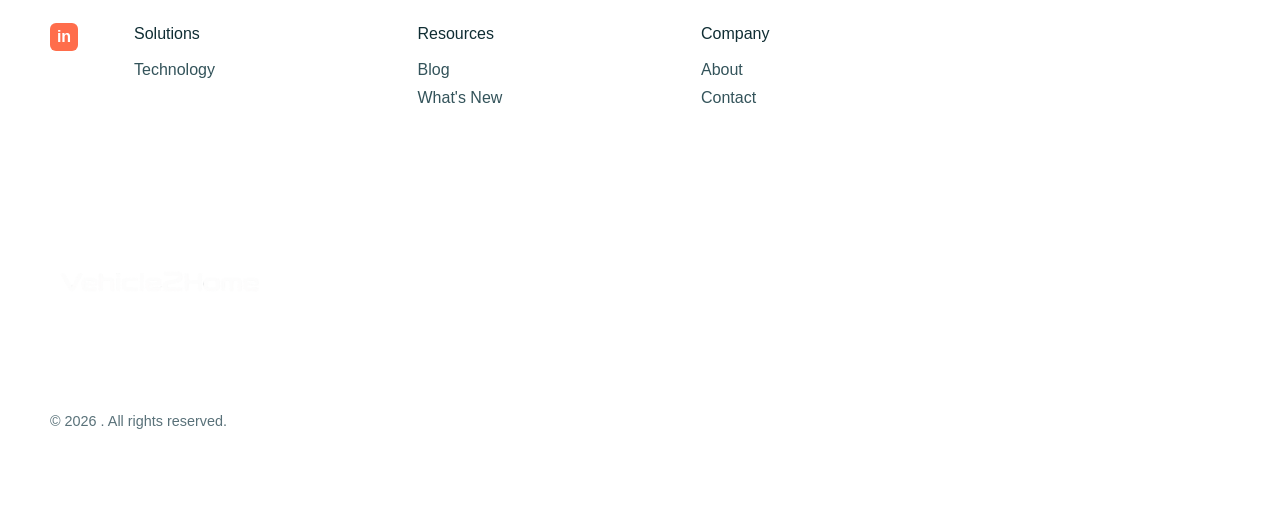
<file: case-study-details-1.html>
<!DOCTYPE html>
<html lang="en">
<head>
  <meta charset="UTF-8">
  <meta name="viewport" content="width=device-width, initial-scale=1.0">
  <title>Vehicle2Home | Case Study</title>
  <link rel="stylesheet" href="styles.css">
</head>
<body class="details-page">
  <header class="page-header">
    <div class="shell page-nav">
      <nav class="page-nav-links" aria-label="Primary">
        <a href="index.html">Home</a>
        <a href="product.html">Product</a>
        <a href="news-insights.html">News &amp; Insights</a>
        <a href="case-studies.html" class="active">Case Studies</a>
        <a href="index.html#save">What's New</a>
      </nav>
      <a class="btn btn-coral page-start" href="https://www.ampverve.com/">Get Started</a>
    </div>
  </header>

  <main class="details-main">
    <article class="details-article shell">
      <p class="details-kicker">CASE STUDY:</p>
      <h1>Smart Charging Reduces Fleet Energy Costs</h1>
      <p class="details-meta">March 6, 2026</p>

      <img class="details-hero-image" src="assets/smart charging.png" alt="Smart charging system reducing fleet energy costs">

      <div class="details-copy">
        <p>A regional delivery fleet operating in a high-demand urban area struggled with rising electricity costs after transitioning to electric vehicles. Initially, vehicles were charged immediately after returning to the depot, often during peak tariff hours. To address this, the company implemented a smart charging system that scheduled charging during off-peak periods when electricity rates were significantly lower.</p>
        <p>By integrating time-of-use pricing into their charging strategy, the fleet was able to optimize when energy was consumed without disrupting operations. Additionally, centralized monitoring allowed operators to ensure all vehicles were fully charged before deployment. Within months, the fleet experienced a noticeable reduction in overall energy expenses while maintaining operational efficiency.</p>
        <p><strong>Key Takeaway:</strong> Smart charging transforms energy costs from a fixed expense into a controllable, optimized variable.</p>
      </div>
    </article>

    <section class="section cta news-page-cta" id="contact">
      <div class="shell">
        <div class="cta-panel">
          <img class="cta-logo" src="assets/ampverve-logo.svg" alt="AmpVerve logo">
          <h2>Speak to our experts, today.</h2>
          <p>Get in touch with leading Energy Leaders at AmpVerve</p>
          <a class="btn btn-coral" href="https://www.ampverve.com/">Start now</a>
        </div>
      </div>
    </section>
  </main>

  <footer class="footer">
    <div class="shell footer-grid">
      <a class="social" href="#top" aria-label="LinkedIn">in</a>

      <div class="footer-links">
        <div>
          <h3>Solutions</h3>
          <a href="product.html">Technology</a>
        </div>
        <!-- <div>
          <h3>Customers</h3>
          <a href="#contact">Borrowers</a>
          <a href="#contact">Lenders</a>
        </div> -->
        <div>
          <h3>Resources</h3>
          <!-- <a href="#news">Resources Hub</a> -->
          <a href="#news">Blog</a>
          <!-- <a href="#news">Press</a> -->
          <a href="#save">What's New</a>
        </div>
        <div>
          <h3>Company</h3>
          <a href="#top">About</a>
          <!-- <a href="#contact">Careers</a> -->
          <a href="#contact">Contact</a>
          <!-- <a href="#contact">Privacy Policy</a> -->
        </div>
      </div>
    </div>
    <div class="shell footer-bottom">
      <img class="site-logo footer-logo" src="assets/vehicle2home-logo.png" alt="Vehicle2Home logo">
      <p>&copy; 2026 . All rights reserved.</p>
    </div>
  </footer>

  <script src="script.js"></script>
</body>
</html>
</file>
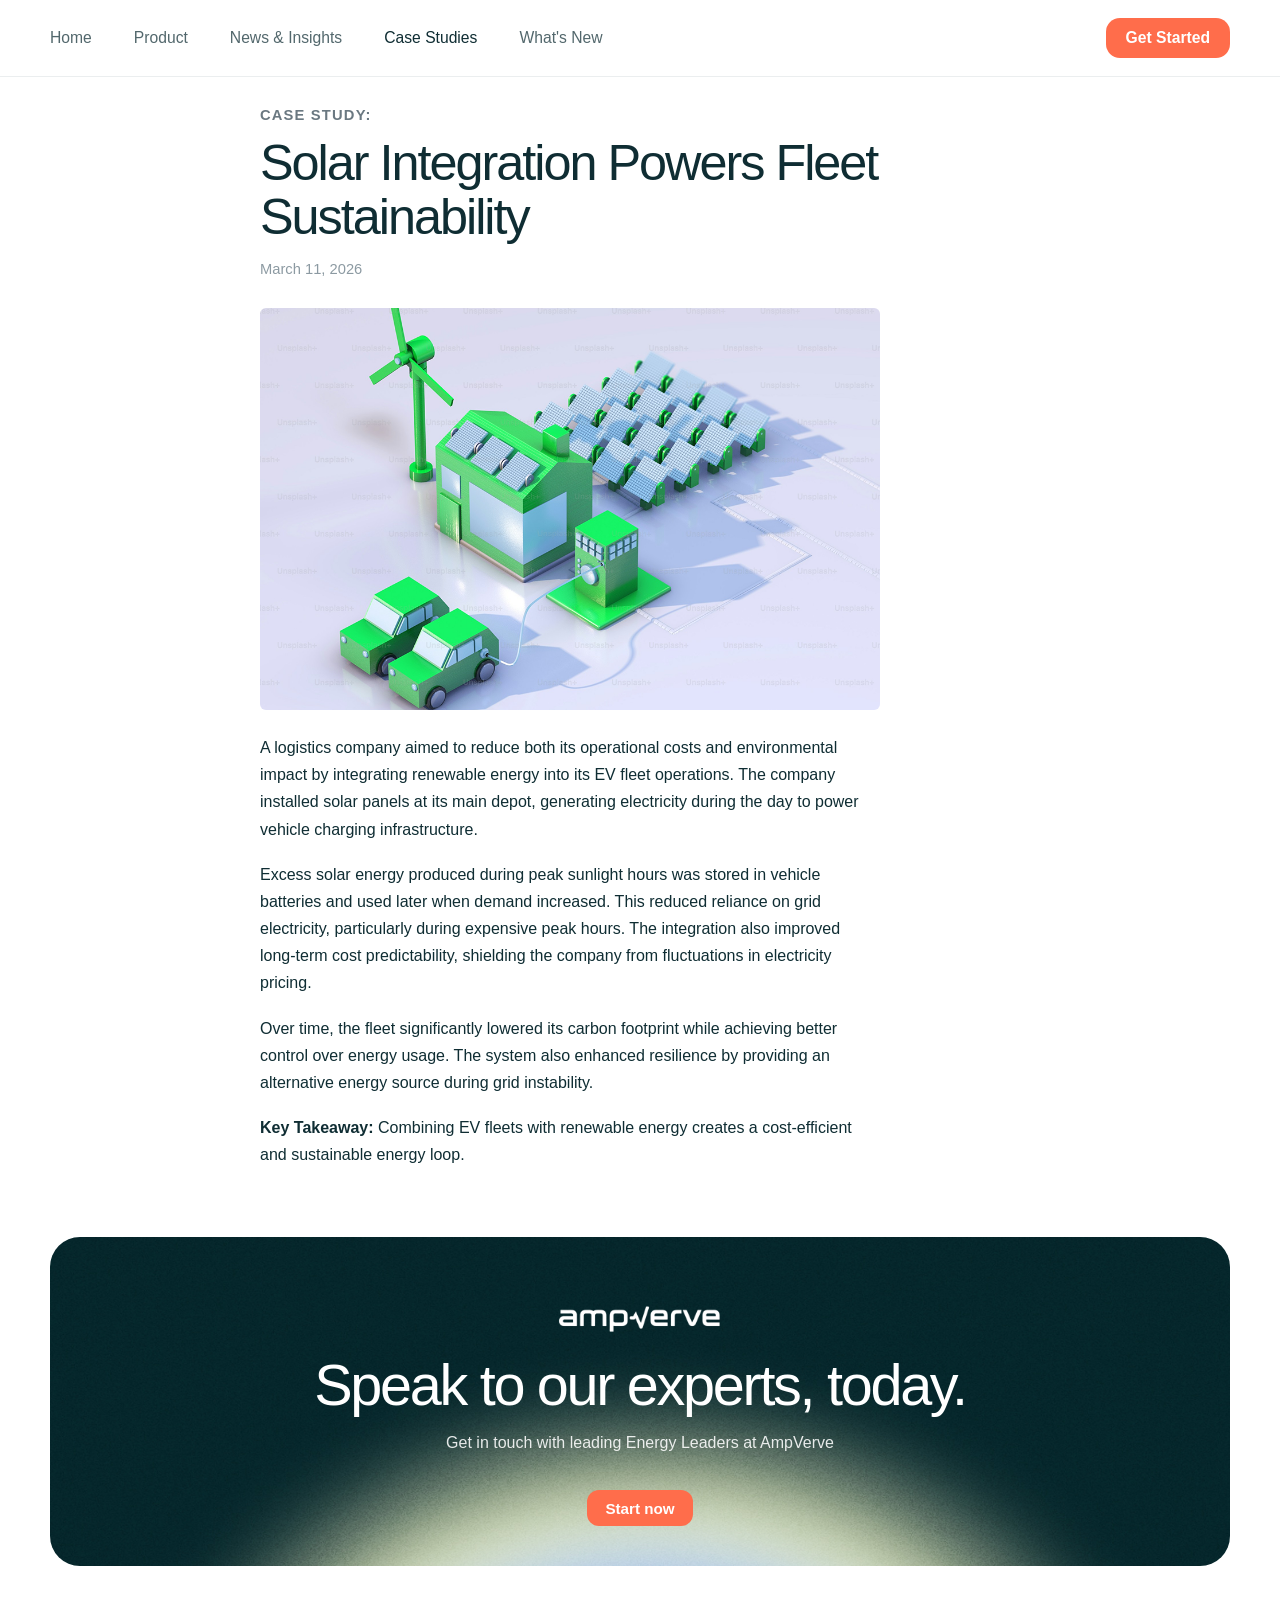
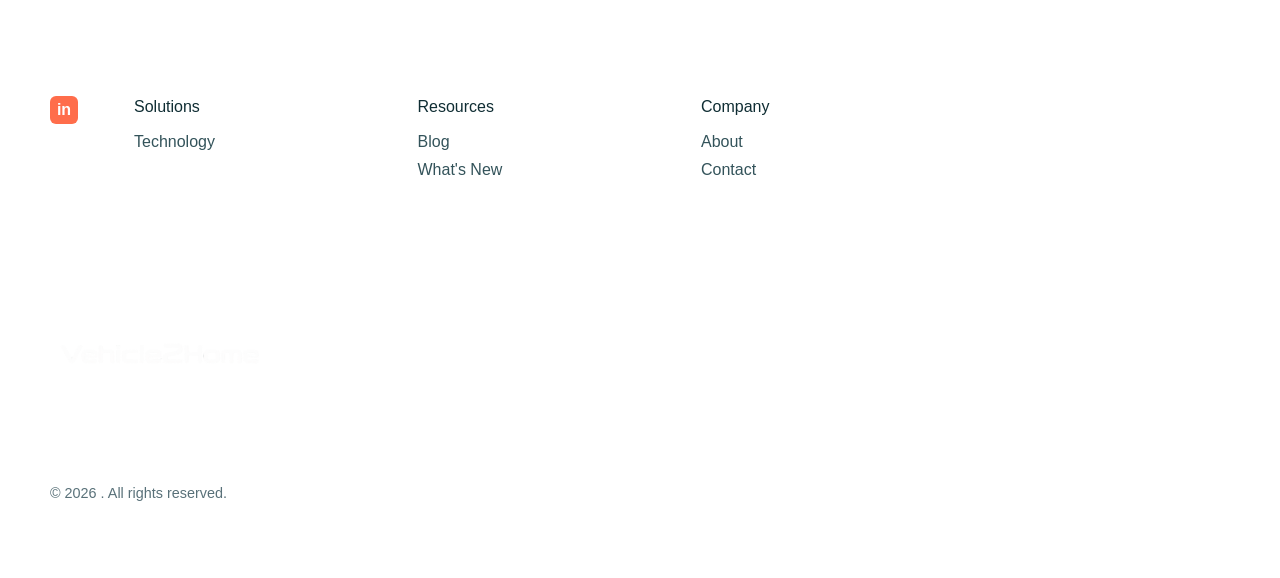
<file: case-study-details-2.html>
<!DOCTYPE html>
<html lang="en">
<head>
  <meta charset="UTF-8">
  <meta name="viewport" content="width=device-width, initial-scale=1.0">
  <title>Vehicle2Home | Case Study</title>
  <link rel="stylesheet" href="styles.css">
</head>
<body class="details-page">
  <header class="page-header">
    <div class="shell page-nav">
      <nav class="page-nav-links" aria-label="Primary">
        <a href="index.html">Home</a>
        <a href="product.html">Product</a>
        <a href="news-insights.html">News &amp; Insights</a>
        <a href="case-studies.html" class="active">Case Studies</a>
        <a href="index.html#save">What's New</a>
      </nav>
      <a class="btn btn-coral page-start" href="https://www.ampverve.com/">Get Started</a>
    </div>
  </header>

  <main class="details-main">
    <article class="details-article shell">
      <p class="details-kicker">CASE STUDY:</p>
      <h1>Solar Integration Powers Fleet Sustainability</h1>
      <p class="details-meta">March 11, 2026</p>

      <img class="details-hero-image" src="assets/Solar.png" alt="Solar-powered charging infrastructure supporting fleet sustainability">

      <div class="details-copy">
        <p>A logistics company aimed to reduce both its operational costs and environmental impact by integrating renewable energy into its EV fleet operations. The company installed solar panels at its main depot, generating electricity during the day to power vehicle charging infrastructure.</p>
        <p>Excess solar energy produced during peak sunlight hours was stored in vehicle batteries and used later when demand increased. This reduced reliance on grid electricity, particularly during expensive peak hours. The integration also improved long-term cost predictability, shielding the company from fluctuations in electricity pricing.</p>
        <p>Over time, the fleet significantly lowered its carbon footprint while achieving better control over energy usage. The system also enhanced resilience by providing an alternative energy source during grid instability.</p>
        <p><strong>Key Takeaway:</strong> Combining EV fleets with renewable energy creates a cost-efficient and sustainable energy loop.</p>
      </div>
    </article>

    <section class="section cta news-page-cta" id="contact">
      <div class="shell">
        <div class="cta-panel">
          <img class="cta-logo" src="assets/ampverve-logo.svg" alt="AmpVerve logo">
          <h2>Speak to our experts, today.</h2>
          <p>Get in touch with leading Energy Leaders at AmpVerve</p>
          <a class="btn btn-coral" href="https://www.ampverve.com/">Start now</a>
        </div>
      </div>
    </section>
  </main>

  <footer class="footer">
    <div class="shell footer-grid">
      <a class="social" href="#top" aria-label="LinkedIn">in</a>

      <div class="footer-links">
        <div>
          <h3>Solutions</h3>
          <a href="product.html">Technology</a>
        </div>
        <!-- <div>
          <h3>Customers</h3>
          <a href="#contact">Borrowers</a>
          <a href="#contact">Lenders</a>
        </div> -->
        <div>
          <h3>Resources</h3>
          <!-- <a href="#news">Resources Hub</a> -->
          <a href="#news">Blog</a>
          <!-- <a href="#news">Press</a> -->
          <a href="#save">What's New</a>
        </div>
        <div>
          <h3>Company</h3>
          <a href="#top">About</a>
          <!-- <a href="#contact">Careers</a> -->
          <a href="#contact">Contact</a>
          <!-- <a href="#contact">Privacy Policy</a> -->
        </div>
      </div>
    </div>
    <div class="shell footer-bottom">
      <img class="site-logo footer-logo" src="assets/vehicle2home-logo.png" alt="Vehicle2Home logo">
      <p>&copy; 2026 . All rights reserved.</p>
    </div>
  </footer>

  <script src="script.js"></script>
</body>
</html>
</file>
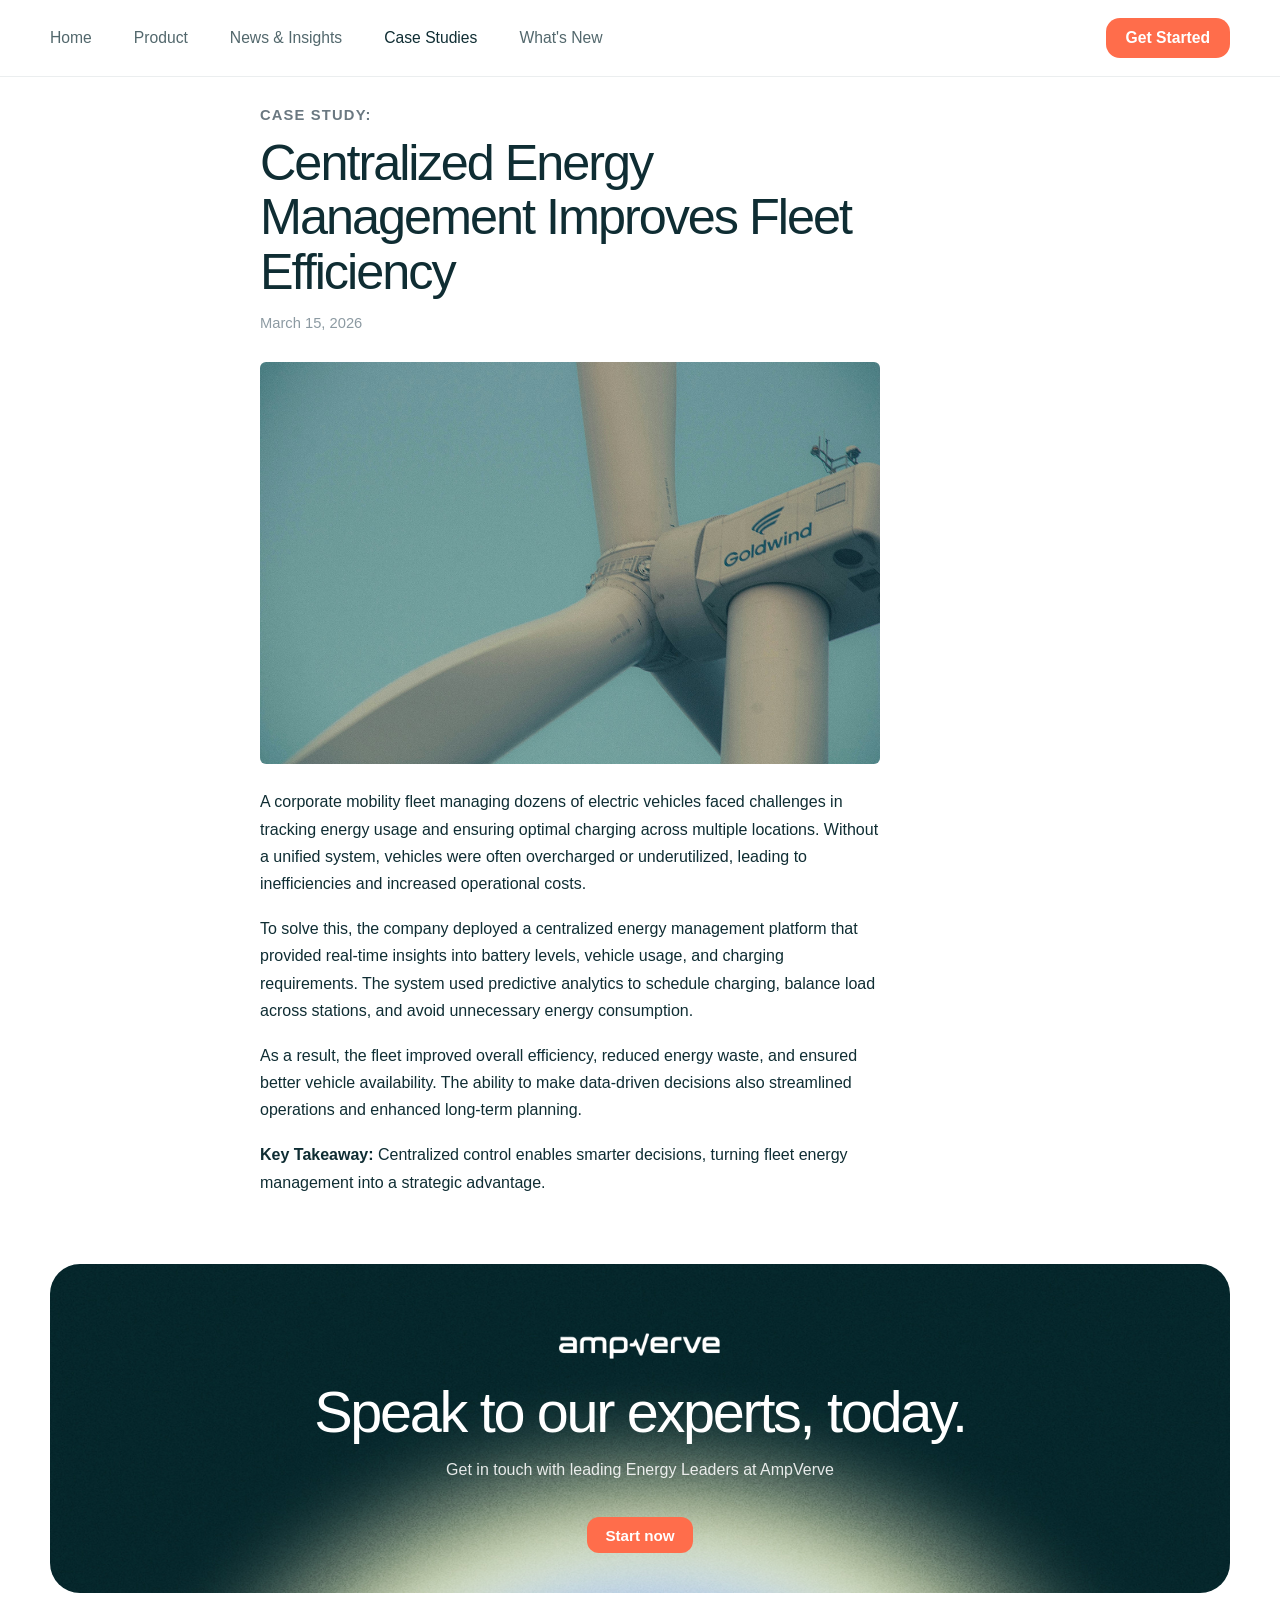
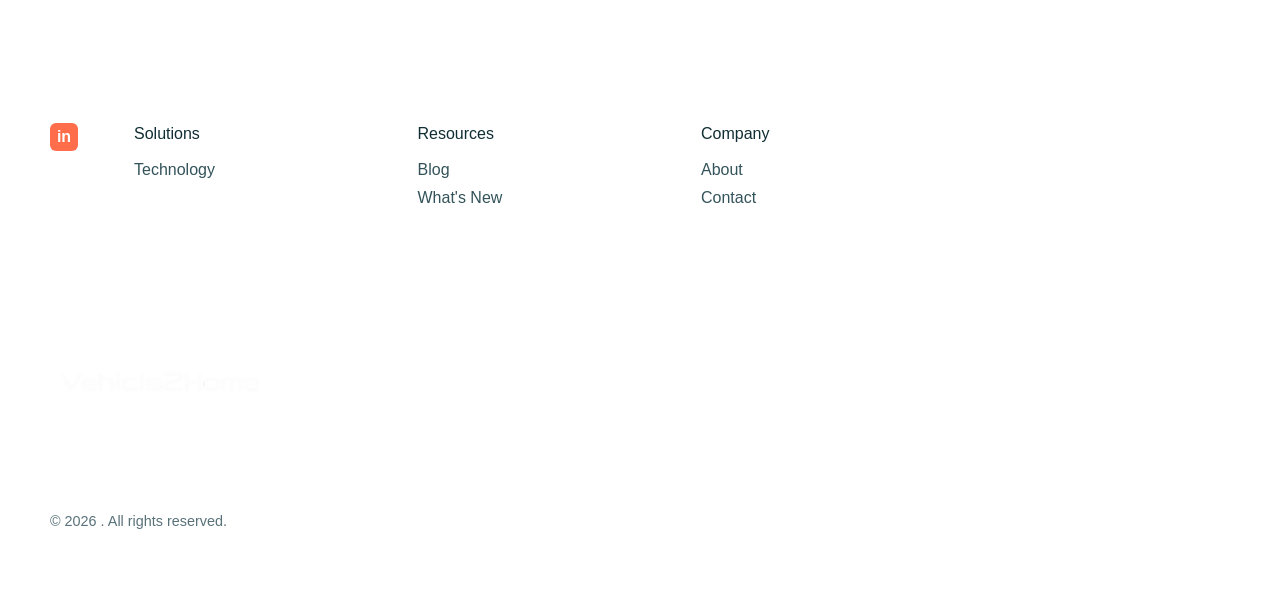
<file: case-study-details-3.html>
<!DOCTYPE html>
<html lang="en">
<head>
  <meta charset="UTF-8">
  <meta name="viewport" content="width=device-width, initial-scale=1.0">
  <title>Vehicle2Home | Case Study</title>
  <link rel="stylesheet" href="styles.css">
</head>
<body class="details-page">
  <header class="page-header">
    <div class="shell page-nav">
      <nav class="page-nav-links" aria-label="Primary">
        <a href="index.html">Home</a>
        <a href="product.html">Product</a>
        <a href="news-insights.html">News &amp; Insights</a>
        <a href="case-studies.html" class="active">Case Studies</a>
        <a href="index.html#save">What's New</a>
      </nav>
      <a class="btn btn-coral page-start" href="https://www.ampverve.com/">Get Started</a>
    </div>
  </header>

  <main class="details-main">
    <article class="details-article shell">
      <p class="details-kicker">CASE STUDY:</p>
      <h1>Centralized Energy Management Improves Fleet Efficiency</h1>
      <p class="details-meta">March 15, 2026</p>

      <img class="details-hero-image" src="assets/centeralize energy.png" alt="Centralized energy management system improving fleet efficiency">

      <div class="details-copy">
        <p>A corporate mobility fleet managing dozens of electric vehicles faced challenges in tracking energy usage and ensuring optimal charging across multiple locations. Without a unified system, vehicles were often overcharged or underutilized, leading to inefficiencies and increased operational costs.</p>
        <p>To solve this, the company deployed a centralized energy management platform that provided real-time insights into battery levels, vehicle usage, and charging requirements. The system used predictive analytics to schedule charging, balance load across stations, and avoid unnecessary energy consumption.</p>
        <p>As a result, the fleet improved overall efficiency, reduced energy waste, and ensured better vehicle availability. The ability to make data-driven decisions also streamlined operations and enhanced long-term planning.</p>
        <p><strong>Key Takeaway:</strong> Centralized control enables smarter decisions, turning fleet energy management into a strategic advantage.</p>
      </div>
    </article>

    <section class="section cta news-page-cta" id="contact">
      <div class="shell">
        <div class="cta-panel">
          <img class="cta-logo" src="assets/ampverve-logo.svg" alt="AmpVerve logo">
          <h2>Speak to our experts, today.</h2>
          <p>Get in touch with leading Energy Leaders at AmpVerve</p>
          <a class="btn btn-coral" href="https://www.ampverve.com/">Start now</a>
        </div>
      </div>
    </section>
  </main>

  <footer class="footer">
    <div class="shell footer-grid">
      <a class="social" href="#top" aria-label="LinkedIn">in</a>

      <div class="footer-links">
        <div>
          <h3>Solutions</h3>
          <a href="product.html">Technology</a>
        </div>
        <!-- <div>
          <h3>Customers</h3>
          <a href="#contact">Borrowers</a>
          <a href="#contact">Lenders</a>
        </div> -->
        <div>
          <h3>Resources</h3>
          <!-- <a href="#news">Resources Hub</a> -->
          <a href="#news">Blog</a>
          <!-- <a href="#news">Press</a> -->
          <a href="#save">What's New</a>
        </div>
        <div>
          <h3>Company</h3>
          <a href="#top">About</a>
          <!-- <a href="#contact">Careers</a> -->
          <a href="#contact">Contact</a>
          <!-- <a href="#contact">Privacy Policy</a> -->
        </div>
      </div>
    </div>
    <div class="shell footer-bottom">
      <img class="site-logo footer-logo" src="assets/vehicle2home-logo.png" alt="Vehicle2Home logo">
      <p>&copy; 2026 . All rights reserved.</p>
    </div>
  </footer>

  <script src="script.js"></script>
</body>
</html>
</file>
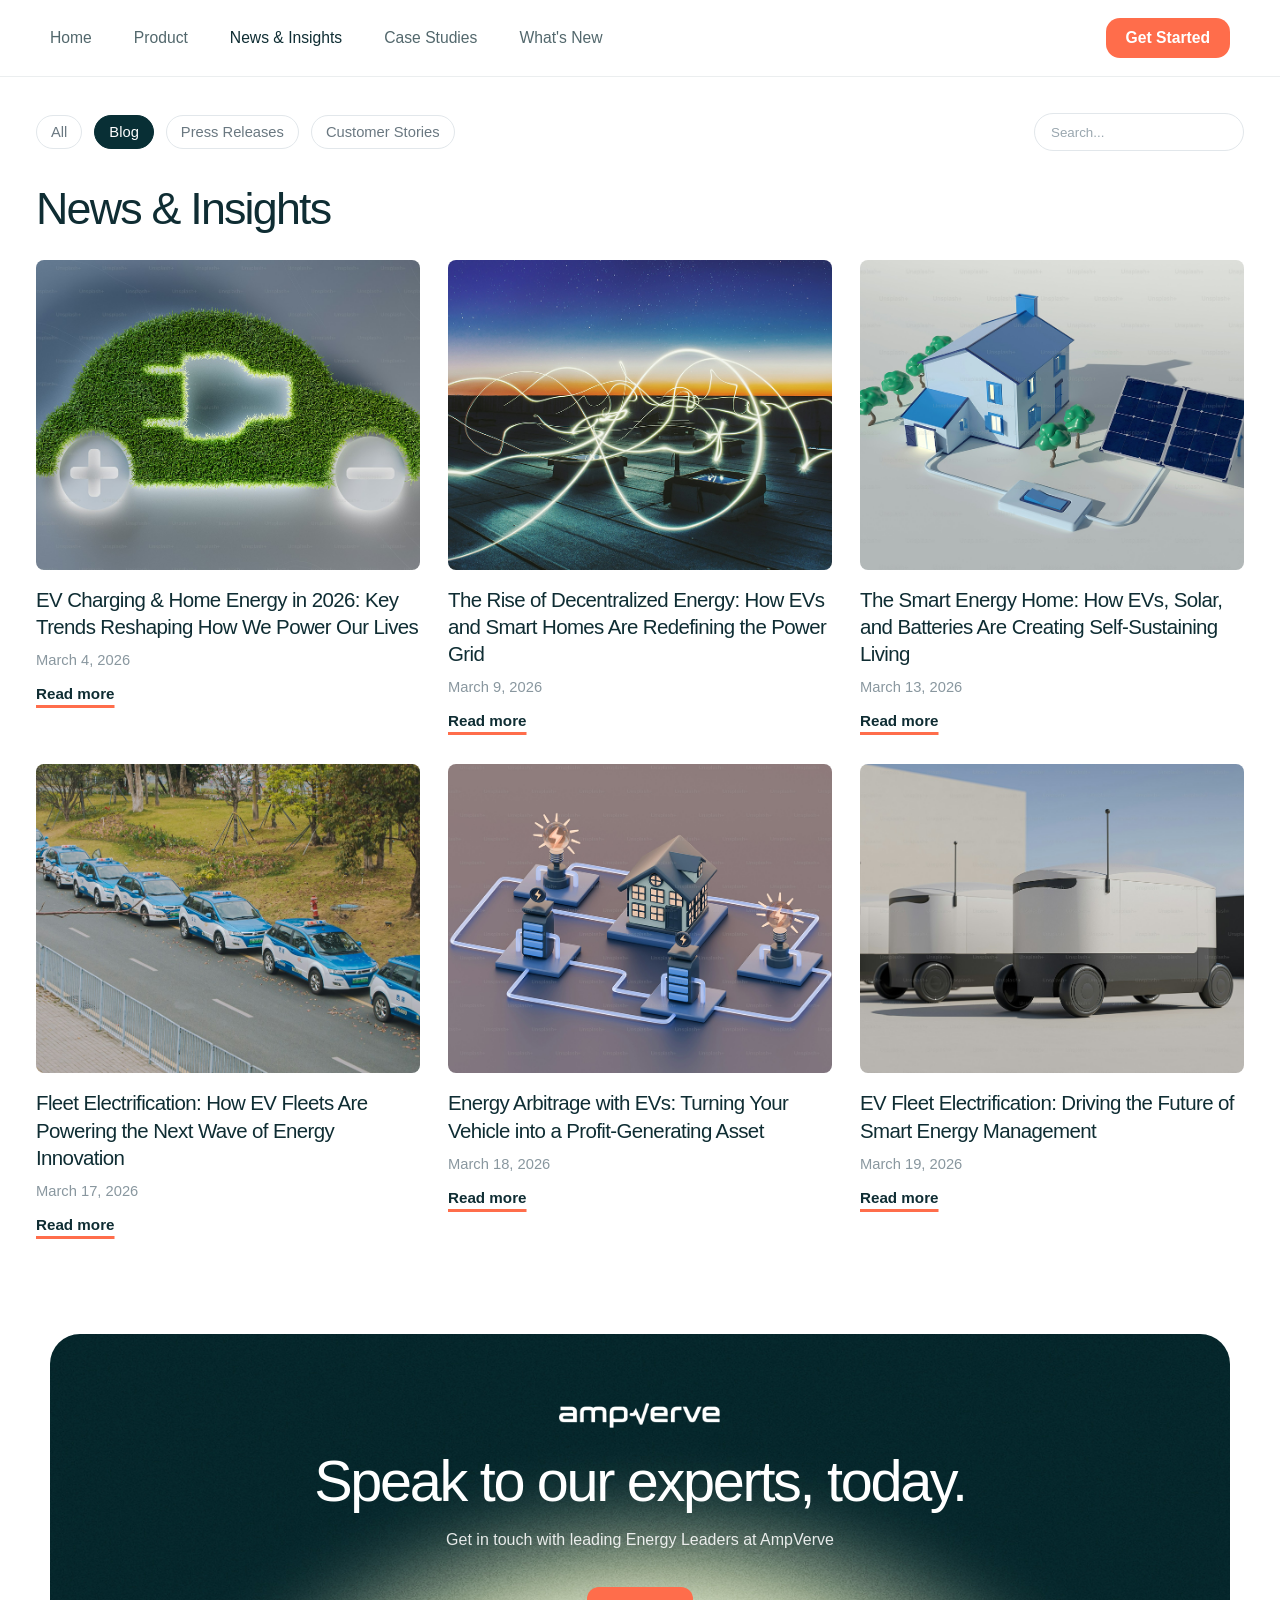
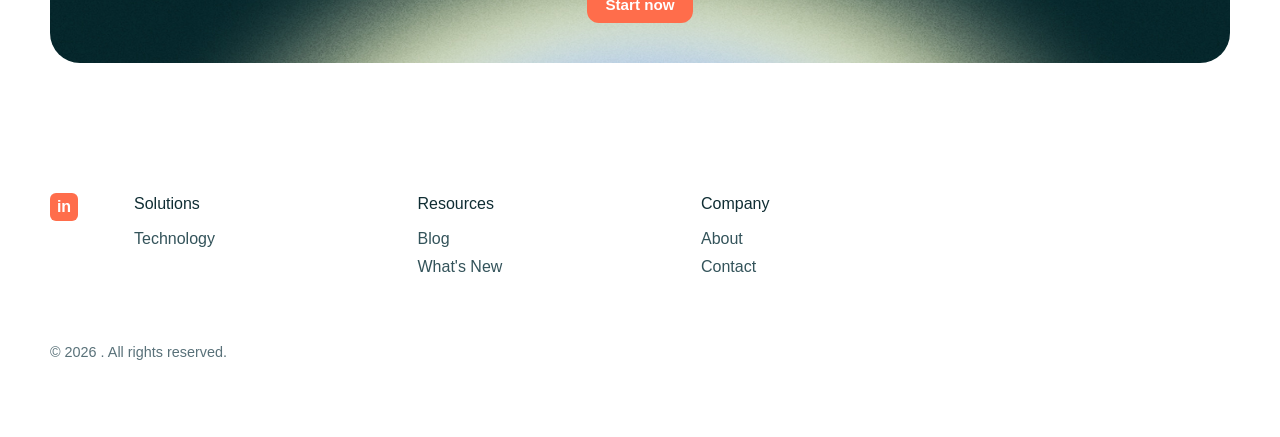
<file: news-insights.html>
<!DOCTYPE html>
<html lang="en">
<head>
  <meta charset="UTF-8">
  <meta name="viewport" content="width=device-width, initial-scale=1.0">
  <title>Vehicle2Home | News &amp; Insights</title>
  <link rel="stylesheet" href="styles.css">
</head>
<body class="news-page">
  <header class="page-header">
    <div class="shell page-nav">
      <nav class="page-nav-links" aria-label="Primary">
        <a href="index.html">Home</a>
        <a href="product.html">Product</a>
        <a href="news-insights.html" class="active">News &amp; Insights</a>
        <a href="case-studies.html">Case Studies</a>
        <a href="index.html#save">What's New</a>
      </nav>
      <a class="btn btn-coral page-start" href="https://www.ampverve.com/">Get Started</a>
    </div>
  </header>

  <main class="news-page-main">
    <section class="news-directory">
      <div class="shell news-directory-shell">
        <div class="news-directory-top">
          <div class="news-filter-row" aria-label="Article filters">
            <span class="news-filter">All</span>
            <span class="news-filter active">Blog</span>
            <span class="news-filter">Press Releases</span>
            <span class="news-filter">Customer Stories</span>
          </div>
          <label class="news-search">
            <span class="sr-only">Search articles</span>
            <input type="search" placeholder="Search...">
          </label>
        </div>

        <h1 class="news-directory-title">News &amp; Insights</h1>

        <div class="news-card-grid">
          <article class="news-card">
            <img src="assets/blog 1.png" alt="Electric vehicle parked and charging at home">
            <h2>EV Charging & Home Energy in 2026: Key Trends Reshaping How We Power Our Lives</h2>
            <p class="news-card-date">March 4, 2026</p>
            <a href="blog-details.html">Read more</a>
          </article>

          <article class="news-card">
            <img src="assets/Decenterakized Energy.png" alt="Decentralized energy network connecting homes, renewable power, and electric vehicles">
            <h2>The Rise of Decentralized Energy: How EVs and Smart Homes Are Redefining the Power Grid</h2>
            <p class="news-card-date">March 9, 2026</p>
            <a href="blog-details-2.html">Read more</a>
          </article>

          <article class="news-card">
            <img src="assets/Energy Home.png" alt="Grid-scale energy network and city infrastructure">
            <h2>The Smart Energy Home: How EVs, Solar, and Batteries Are Creating Self-Sustaining Living</h2>
            <p class="news-card-date">March 13, 2026</p>
            <a href="blog-details-3.html">Read more</a>
          </article>

          <article class="news-card">
            <img src="assets/ev fleets.png" alt="Electric vehicle fleet charging as part of a managed energy system">
            <h2>Fleet Electrification: How EV Fleets Are Powering the Next Wave of Energy Innovation</h2>
            <p class="news-card-date">March 17, 2026</p>
            <a href="blog-details-4.html">Read more</a>
          </article>

          <article class="news-card">
            <img src="assets/energy arbitrage.png" alt="Electric vehicle and home energy system illustrating energy arbitrage">
            <h2>Energy Arbitrage with EVs: Turning Your Vehicle into a Profit-Generating Asset</h2>
            <p class="news-card-date">March 18, 2026</p>
            <a href="blog-details-5.html">Read more</a>
          </article>

          <article class="news-card">
            <img src="assets/drive future.png" alt="Electric vehicle fleet and smart charging infrastructure shaping the future of energy management">
            <h2>EV Fleet Electrification: Driving the Future of Smart Energy Management</h2>
            <p class="news-card-date">March 19, 2026</p>
            <a href="blog-details-6.html">Read more</a>
          </article>
        </div>
      </div>
    </section>

    <section class="section cta news-page-cta" id="contact">
      <div class="shell">
        <div class="cta-panel">
          <img class="cta-logo" src="assets/ampverve-logo.svg" alt="AmpVerve logo">
          <h2>Speak to our experts, today.</h2>
          <p>Get in touch with leading Energy Leaders at AmpVerve</p>
          <a class="btn btn-coral" href="https://www.ampverve.com/">Start now</a>
        </div>
      </div>
    </section>
  </main>

  <footer class="footer">
    <div class="shell footer-grid">
      <a class="social" href="index.html" aria-label="LinkedIn">in</a>

      <div class="footer-links">
        <div>
          <h3>Solutions</h3>
          <a href="product.html">Technology</a>
        </div>
        
        <div>
          <h3>Resources</h3>
          <!-- <a href="news-insights.html">Resources Hub</a> -->
          <a href="news-insights.html">Blog</a>
          <!-- <a href="news-insights.html">Press</a> -->
          <a href="index.html#save">What's New</a>
        </div>
        <div>
          <h3>Company</h3>
          <a href="index.html">About</a>
          <!-- <a href="#contact">Careers</a> -->
          <a href="#contact">Contact</a>
          <!-- <a href="#contact">Privacy Policy</a> -->
        </div>
      </div>
    </div>
    <div class="shell footer-bottom">
      <p>&copy; 2026 . All rights reserved.</p>
    </div>
  </footer>
</body>
</html>
</file>
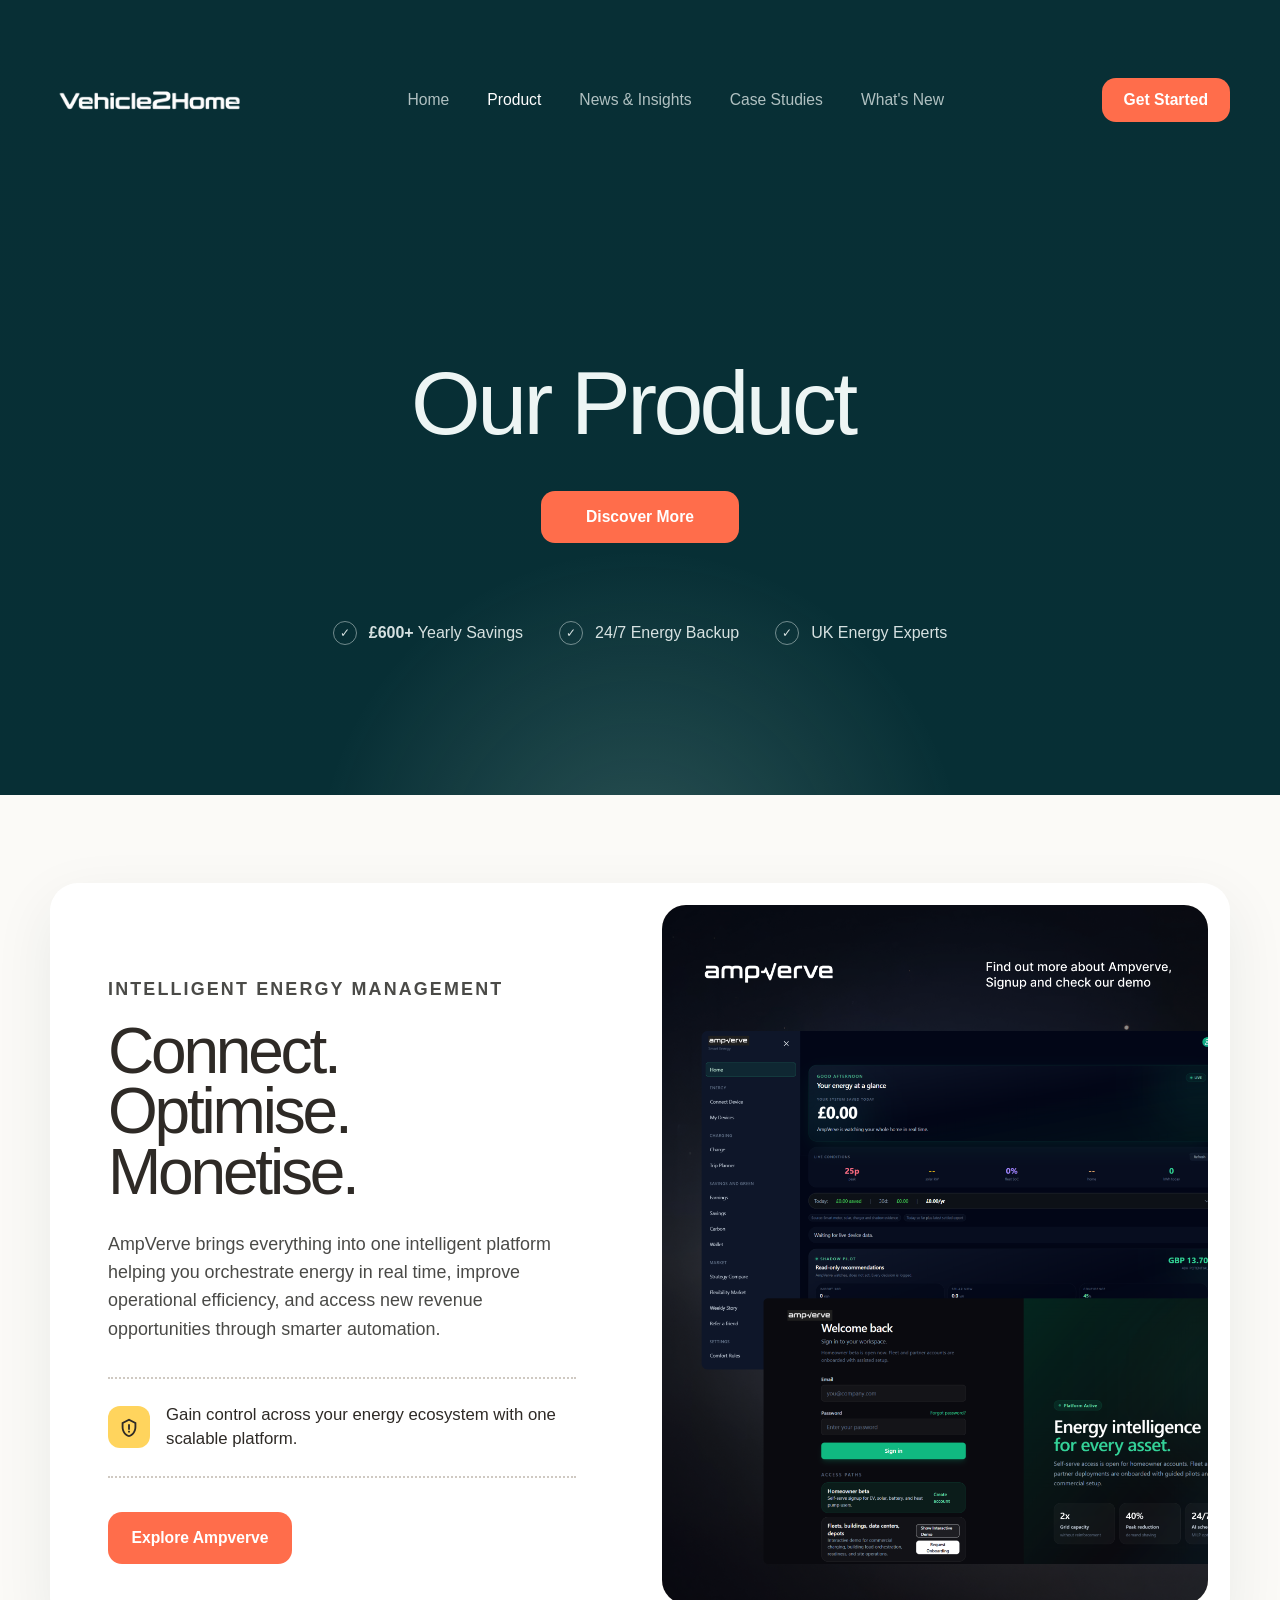
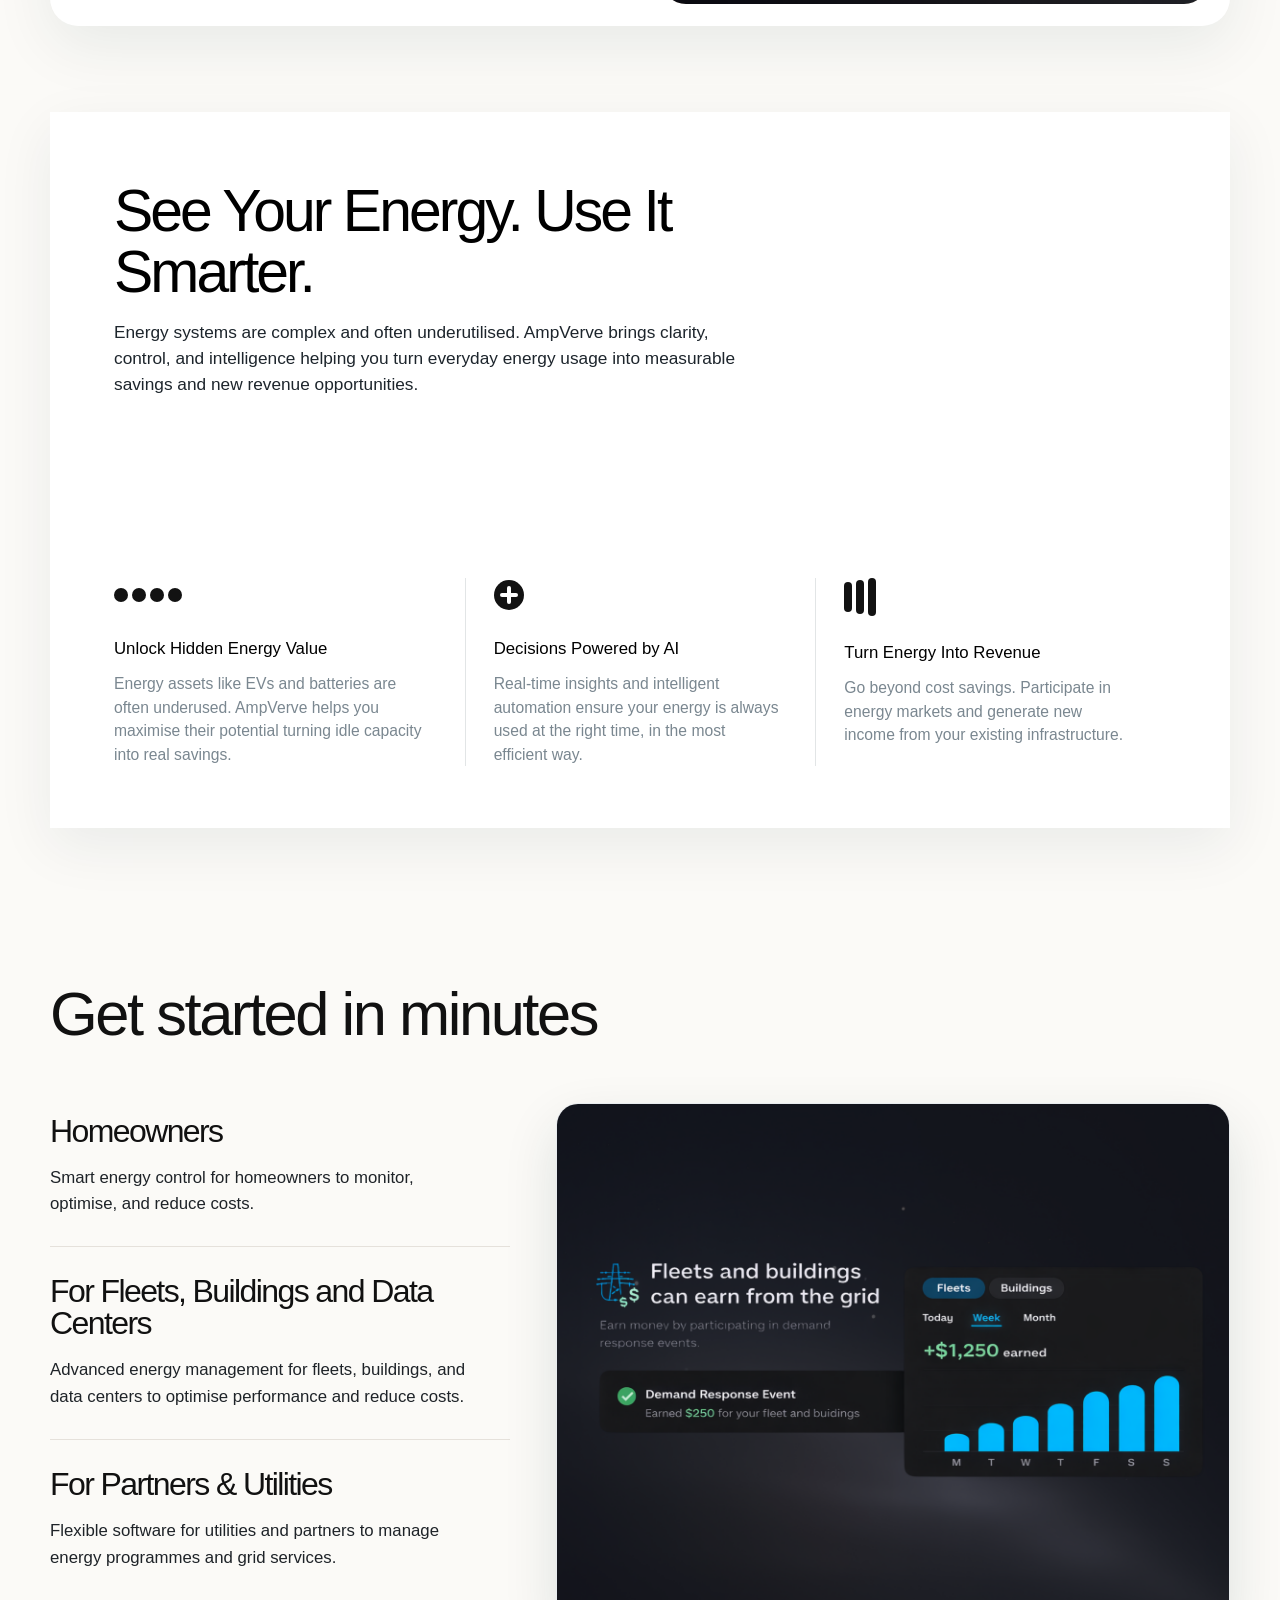
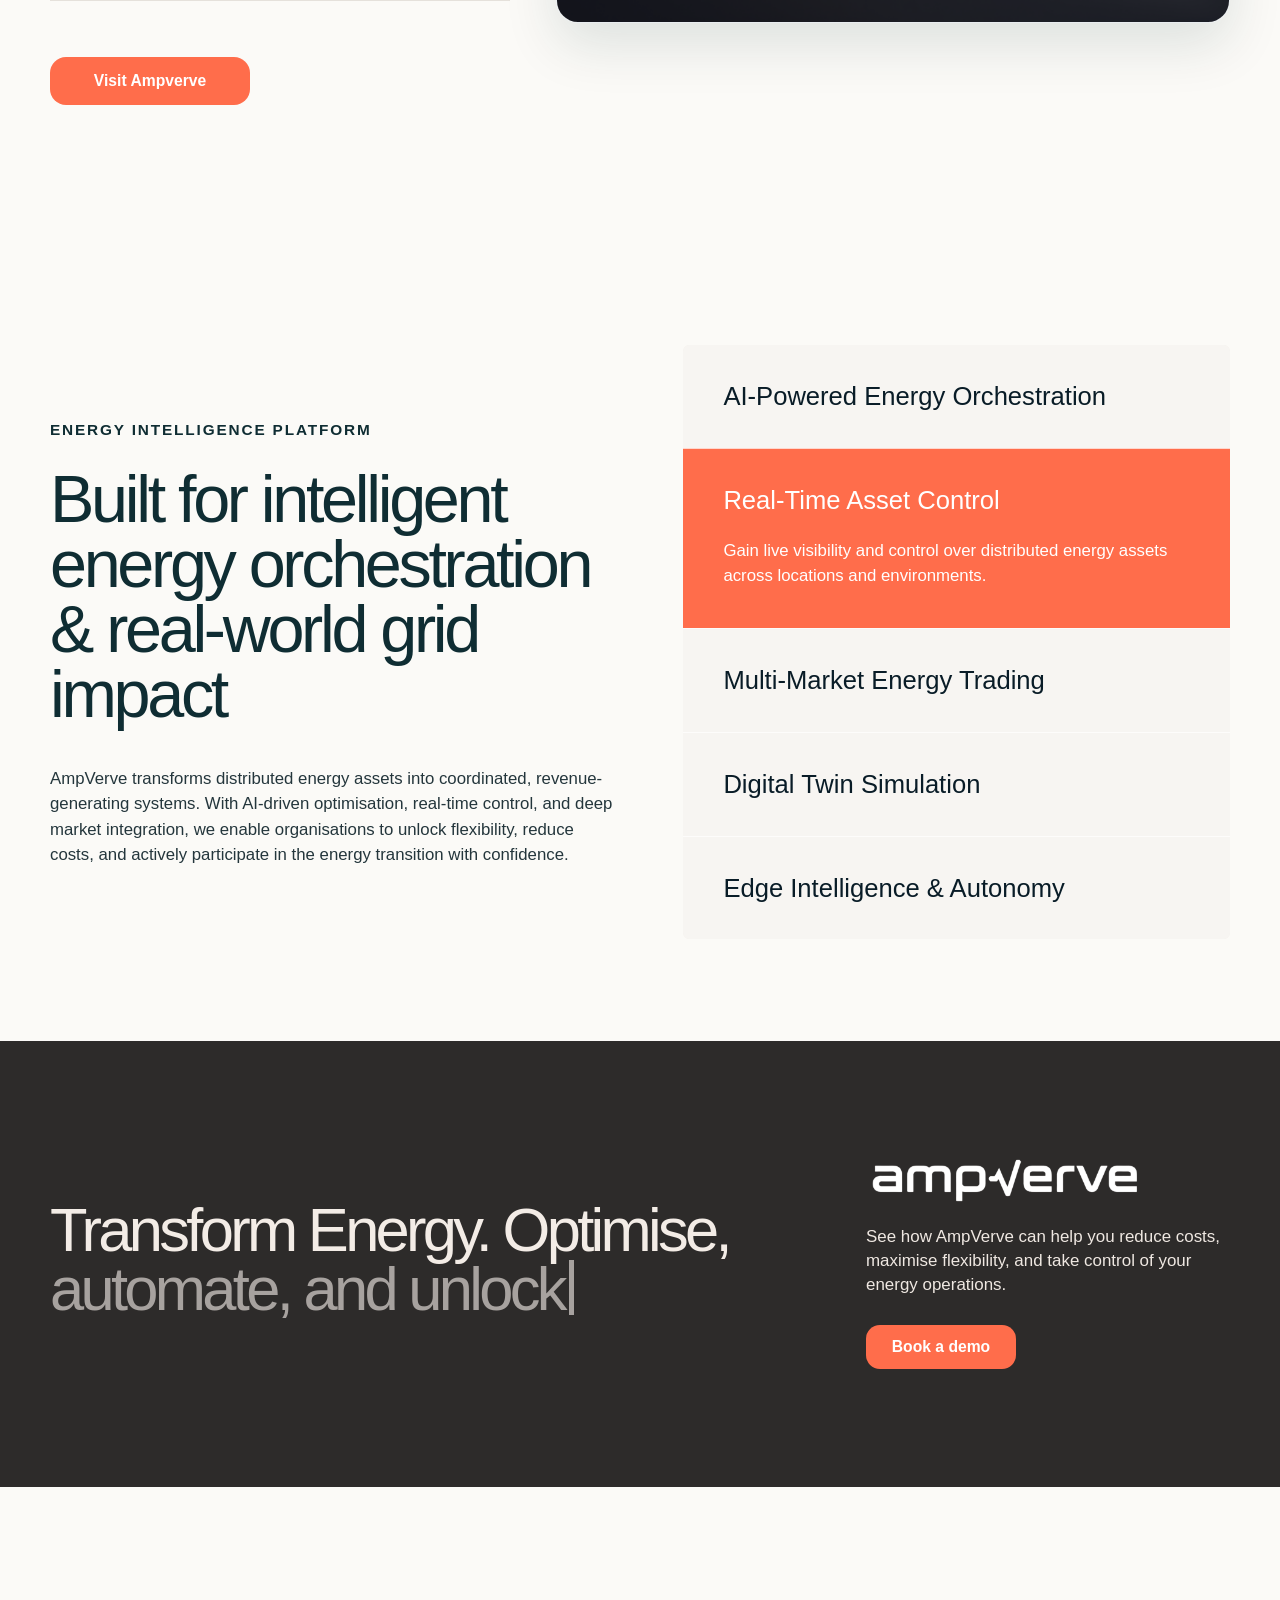
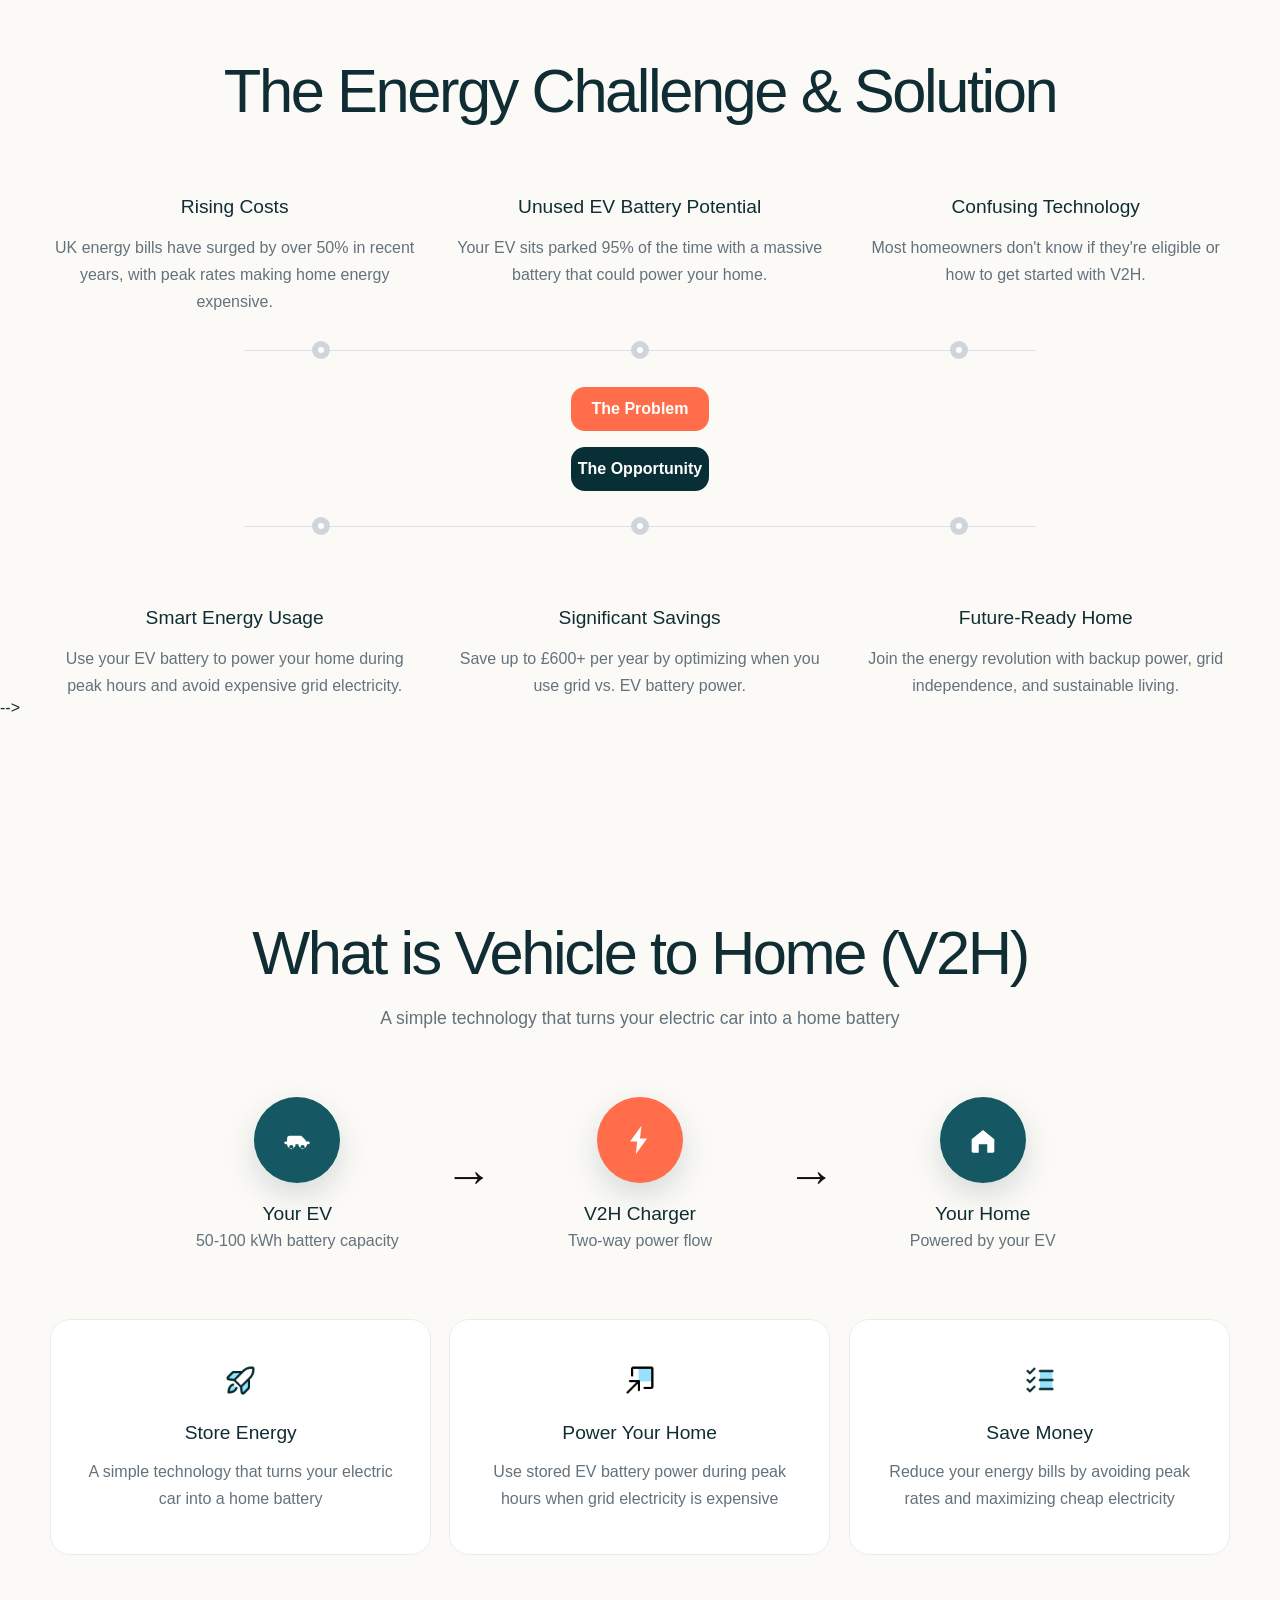
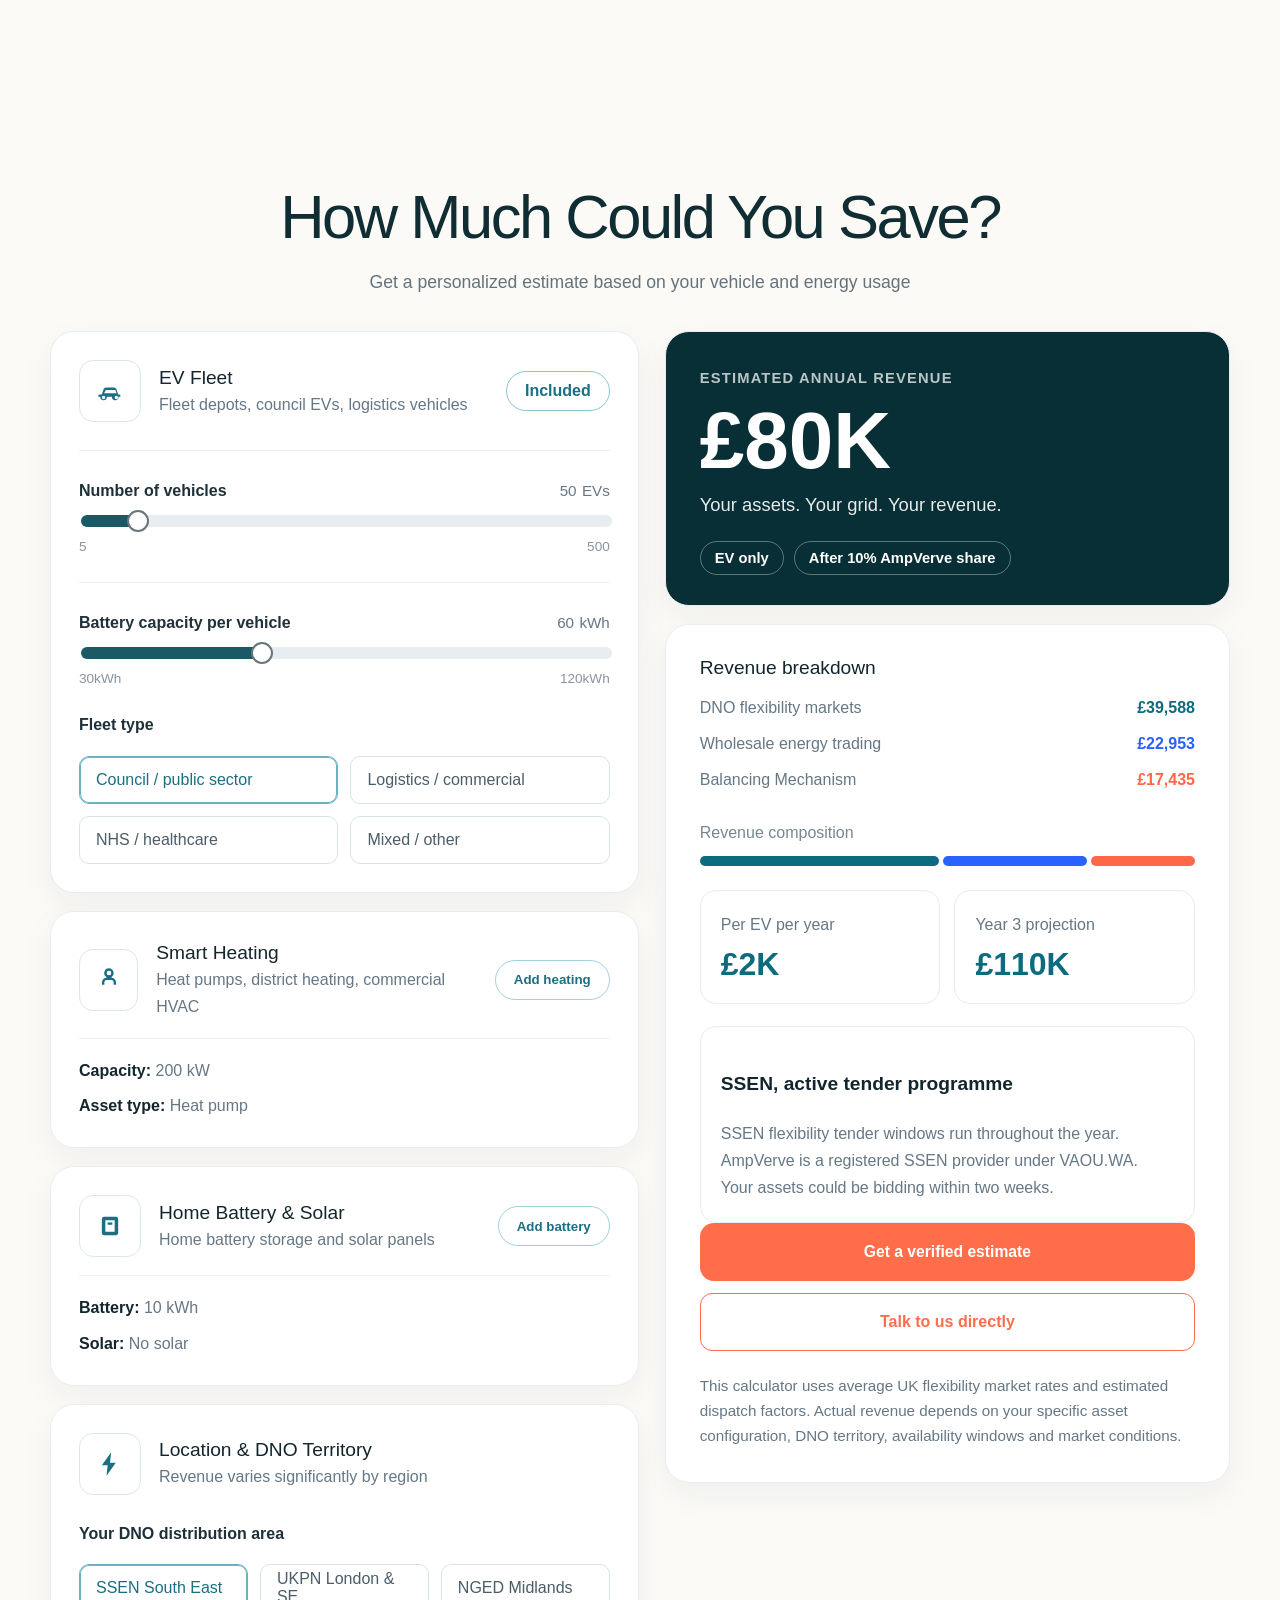
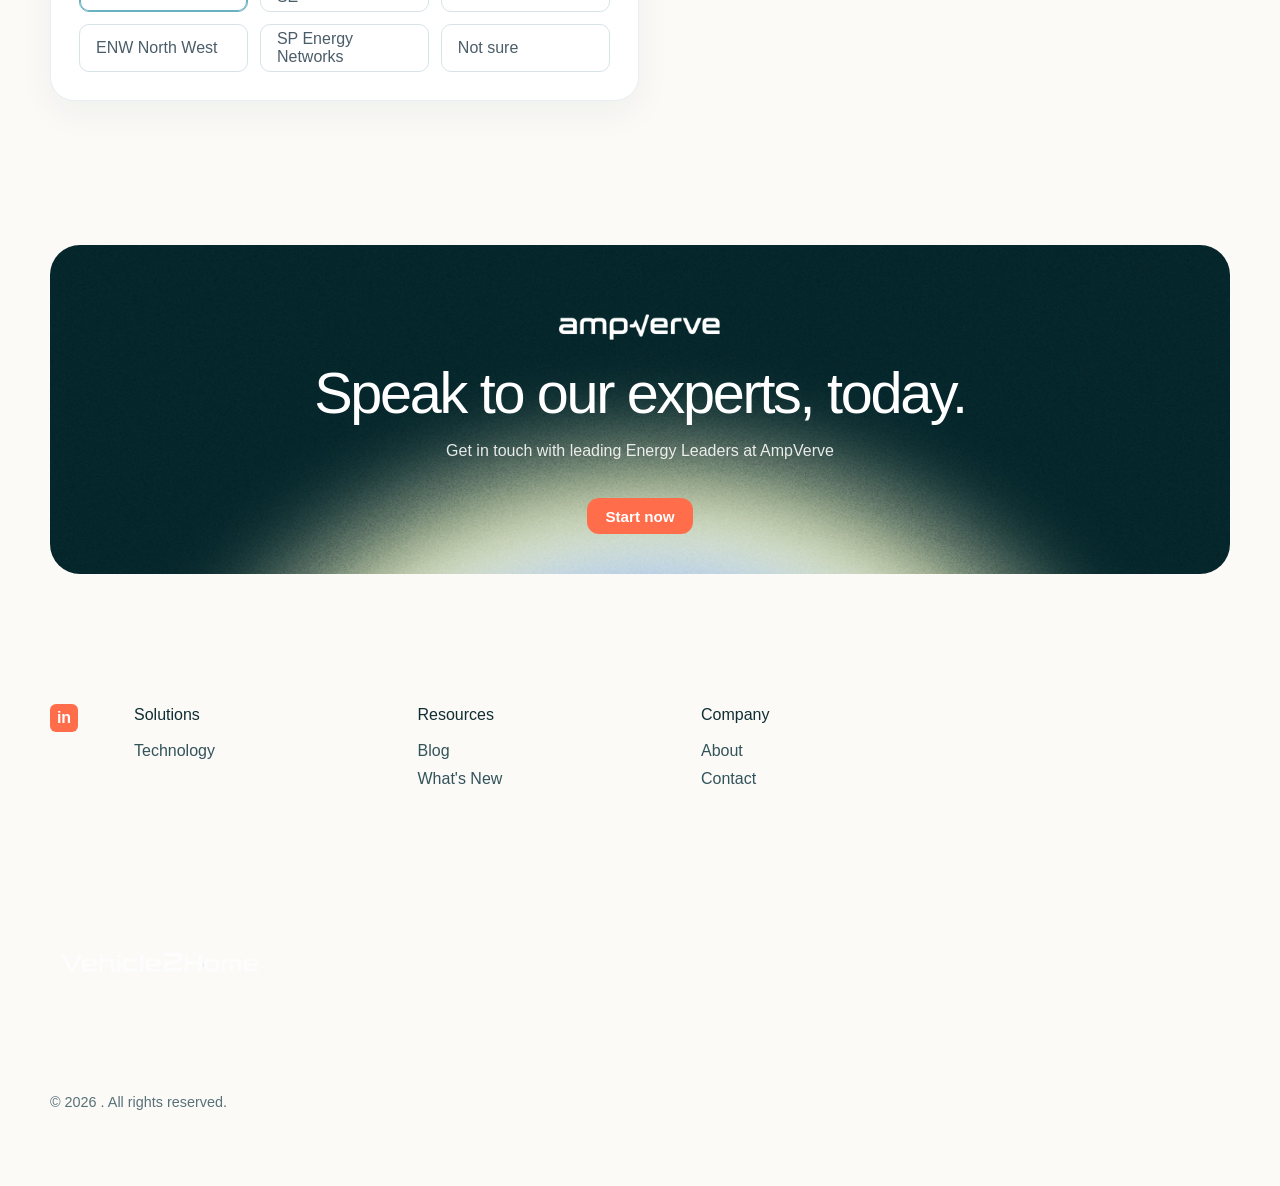
<file: product.html>
<!DOCTYPE html>
<html lang="en">
<head>
  <meta charset="UTF-8">
  <meta name="viewport" content="width=device-width, initial-scale=1.0">
  <title>Vehicle2Home | Product</title>
  <link rel="stylesheet" href="styles.css">
</head>
<body class="product-page">
  <header class="product-hero" id="top" data-hero-cursor>
    <div class="shell nav">
      <a class="brand brand-mark" href="index.html" aria-label="Vehicle2Home home">
        <img class="site-logo header-logo" src="assets/vehicle2home-logo.png" alt="Vehicle2Home logo">
      </a>
      <nav class="nav-links" aria-label="Primary">
        <a href="index.html">Home</a>
        <a href="product.html" class="active">Product</a>
        <a href="news-insights.html">News &amp; Insights</a>
        <a href="case-studies.html">Case Studies</a>
        <a href="index.html#save">What's New</a>
      </nav>
      <a class="btn btn-coral" href="https://www.ampverve.com/">Get Started</a>
    </div>

    <div class="shell product-hero-content">
      <h1 data-typewriter>Our Product</h1>
      <a class="btn btn-coral btn-large" href="#challenge">Discover More</a>

      <div class="hero-points">
        <div class="point">
          <span class="icon-ring">&#10003;</span>
          <span><strong>&pound;600+</strong> Yearly Savings</span>
        </div>
        <div class="point">
          <span class="icon-ring">&#10003;</span>
          <span>24/7 Energy Backup</span>
        </div>
        <div class="point">
          <span class="icon-ring">&#10003;</span>
          <span>UK Energy Experts</span>
        </div>
      </div>
    </div>
  </header>

  <main>

<section class="section product-intelligence">
  <div class="shell">
    <div class="product-intelligence-card">
      <div class="product-intelligence-copy">
        <p class="product-intelligence-eyebrow">Intelligent Energy Management</p>
        <h2 style="text-align: left;">Connect. Optimise. Monetise.</h2>
        
        <p>
          AmpVerve brings everything into one intelligent platform helping you orchestrate energy in
          real time, improve operational efficiency, and access new revenue opportunities through
          smarter automation.
        </p>

        <div class="product-intelligence-note">
          <span class="product-intelligence-note-icon" aria-hidden="true">
            <svg viewBox="0 0 24 24"><path d="M12 3 4 7v5c0 5.2 3.4 9.9 8 11 4.6-1.1 8-5.8 8-11V7l-8-4Zm0 2.2 6 3v3.8c0 4.1-2.5 7.9-6 9-3.5-1.1-6-4.9-6-9V8.2l6-3ZM11 9h2v6h-2V9Zm0 7h2v2h-2v-2Z"/></svg>
          </span>
          <p>Gain control across your energy ecosystem with one scalable platform.</p>
        </div>

        <a class="btn btn-coral btn-large" href="https://app.ampverve.com/login" target="_blank" rel="noopener">
          Explore Ampverve
        </a>
      </div>

      <div class="product-intelligence-visual">
        <div class="product-intelligence-canvas">
          <img src="assets/dashboard homeowners.png" alt="AmpVerve homeowners dashboard">
        </div>
      </div>
    </div>
  </div>
</section>

<section class="section product-value">
  <div class="shell">
    <div class="product-value-card">
      <div class="product-value-intro">
        <h2 style="text-align: left;">See Your Energy. Use It Smarter.</h2>
        <p>
          Energy systems are complex and often underutilised. AmpVerve brings clarity, control, and
          intelligence helping you turn everyday energy usage into measurable savings and new revenue
          opportunities.
        </p>
      </div>

      <div class="product-value-grid">
        <article class="product-value-item">
          <div class="product-value-icon" aria-hidden="true">
            <span></span>
            <span></span>
            <span></span>
            <span></span>
          </div>
          <h3>Unlock Hidden Energy Value</h3>
          <p>
            Energy assets like EVs and batteries are often underused. AmpVerve helps you maximise
            their potential turning idle capacity into real savings.
          </p>
        </article>

        <article class="product-value-item">
          <div class="product-value-icon product-value-icon-star" aria-hidden="true">
            <span></span>
          </div>
          <h3>Decisions Powered by AI</h3>
          <p>
            Real-time insights and intelligent automation ensure your energy is always used at the
            right time, in the most efficient way.
          </p>
        </article>

        <article class="product-value-item">
          <div class="product-value-icon product-value-icon-growth" aria-hidden="true">
            <span></span>
            <span></span>
            <span></span>
          </div>
          <h3>Turn Energy Into Revenue</h3>
          <p>
            Go beyond cost savings. Participate in energy markets and generate new income from your
            existing infrastructure.
          </p>
        </article>
      </div>
    </div>
  </div>
</section>

<!-- <section class="section software-highlight">
  <div class="shell">
    <div class="software-card">
      <div class="software-copy">
        
        <h2>Explore Our Smart Energy Software</h2>
        <p class="section-copy">
          Discover our companion software platform designed to help you monitor energy usage,
          track performance, and make smarter decisions for your home and EV charging setup.
        </p>

        <div class="software-features">
          <div class="software-feature">
            <span class="icon-ring software-icon">&#10003;</span>
            <span>Real-time monitoring dashboard</span>
          </div>
          <div class="software-feature">
            <span class="icon-ring software-icon">&#10003;</span>
            <span>Advanced analytics and insights</span>
          </div>
          <div class="software-feature">
            <span class="icon-ring software-icon">&#10003;</span>
            <span>Simple, user-friendly controls</span>
          </div>
        </div>

        <a class="btn btn-coral btn-large" href="https://app.ampverve.com/login" target="_blank" rel="noopener">
          Check the Software
        </a>
      </div>

      <div class="software-visual">
        <img src="assets/laptop demo commercial.png" alt="AmpVerve software dashboard">
      </div>
    </div>
  </div>
</section> -->

<section class="section software-steps">
  <div class="shell">
    <div class="software-steps-head">
      <h2>Get started in minutes</h2>
    </div>

    <div class="software-steps-layout">
      <div class="software-steps-content">
        <div class="software-step-item">
          <div class="software-step-number">Homeowners</div>
          <p>Smart energy control for homeowners to monitor, optimise, and reduce costs.</p>
        </div>

        <div class="software-step-item">
          <div class="software-step-number">For Fleets, Buildings and Data Centers</div>
          <p>Advanced energy management for fleets, buildings, and data centers to optimise performance and reduce costs.</p>
        </div>

        <div class="software-step-item">
          <div class="software-step-number">For Partners & Utilities</div>
          <p>Flexible software for utilities and partners to manage energy programmes and grid services.</p>
        </div>

        <div class="software-steps-actions">
          <a class="btn btn-coral" href="https://www.ampverve.com/" target="_blank" rel="noopener">
            Visit Ampverve
          </a>
          <!-- <p>First version ready quickly, with tailored rollout based on your use case.</p> -->
        </div>
      </div>
      <div class="software-visual">
        <img src="assets/Fleets earning.png" alt="AmpVerve fleet earnings dashboard">
      </div>

       <!-- <div class="software-steps-visual">
        <div class="software-demo-frame">
          <div class="software-demo-main">
            <div class="software-demo-sidebar">
              <div class="software-demo-brand">AmpVerve</div>
              <div class="software-demo-nav">
                <span>Homeowners</span>
                <span>Fleets</span>
                <span class="active">Knowledge</span>
                <span>Utilities</span>
              </div>
            </div>

            <div class="software-demo-content">
              <h3>Software platforms</h3>

              <div class="software-demo-tabs">
                <span class="active">Solutions</span>
                <span>Access</span>
              </div>

              <div class="software-demo-list">
                <article class="software-demo-entry">
                  <div>
                    <strong>Homeowners</strong>
                    <p>Smart home energy insights, EV charging visibility, and battery optimisation.</p>
                  </div>
                  <a href="https://your-homeowners-link.com" target="_blank" rel="noopener">View</a>
                </article>

                <article class="software-demo-entry">
                  <div>
                    <strong>Fleets, Buildings &amp; Data Centers</strong>
                    <p>Operational visibility, energy management, asset performance, and cost control.</p>
                  </div>
                  <a href="https://your-fleets-link.com" target="_blank" rel="noopener">View</a>
                </article>

                <article class="software-demo-entry">
                  <div>
                    <strong>Utilities &amp; Partners</strong>
                    <p>Grid services, programme enablement, partner tools, and scalable integrations.</p>
                  </div>
                  <a href="https://your-utilities-link.com" target="_blank" rel="noopener">View</a>
                </article>
              </div>
            </div>
          </div>

          <div class="software-code-card">
            <div class="software-code-lines">
              <span>&lt;a href="https://your-homeowners-link.com"&gt;Homeowners&lt;/a&gt;</span>
              <span>&lt;a href="https://your-fleets-link.com"&gt;Fleets, Buildings &amp; Data Centers&lt;/a&gt;</span>
              <span>&lt;a href="https://your-utilities-link.com"&gt;Utilities &amp; Partners&lt;/a&gt;</span>
            </div>

            <div class="software-code-footer">
              <span class="copy-icon">&#10697;</span>
              <span>Explore software links</span>
            </div>
          </div>
        </div>
      </div> -->
    </div>
  </div>
</section>

    <section class="section product-security" id="security">
      <div class="shell product-security-layout">
        <div class="product-security-copy">
          <p class="eyebrow" style="text-align: left">Energy Intelligence Platform</p>
          <h2 style="text-align: left">Built for intelligent energy orchestration & real-world grid impact</h2>
          <p style="text-align: left" >
           AmpVerve transforms distributed energy assets into coordinated, revenue-generating systems. With AI-driven optimisation, real-time control, and deep market integration, we enable organisations to unlock flexibility, reduce costs, and actively participate in the energy transition with confidence.
          </p>
        </div>

        <div class="security-accordion" data-accordion>
          <article class="security-item">
            <button class="security-trigger" type="button" aria-expanded="false">
              <span>AI-Powered Energy Orchestration</span>
            </button>
            <div class="security-panel" hidden>
              <div class="security-panel-inner">
                <p>
                  Continuously optimises EVs, batteries, and building systems using intelligent, real-time decision engines.
                </p>
              </div>
            </div>
          </article>

          <article class="security-item is-open">
            <button class="security-trigger" type="button" aria-expanded="true">
              <span>Real-Time Asset Control</span>
            </button>
            <div class="security-panel">
              <div class="security-panel-inner">
                <p>
                  Gain live visibility and control over distributed energy assets across locations and environments.
                </p>
              </div>
            </div>
          </article>

          <article class="security-item">
            <button class="security-trigger" type="button" aria-expanded="false">
              <span>Multi-Market Energy Trading</span>
            </button>
            <div class="security-panel" hidden>
              <div class="security-panel-inner">
                <p>
                 Seamlessly participate in energy and flexibility markets to unlock new revenue opportunities.
                </p>
              </div>
            </div>
          </article>


          <article class="security-item">
            <button class="security-trigger" type="button" aria-expanded="false">
              <span>Digital Twin Simulation</span>
            </button>
            <div class="security-panel" hidden>
              <div class="security-panel-inner">
                <p>
                  Model, test, and validate energy strategies in a risk-free virtual environment before deployment.
                </p>
              </div>
            </div>
          </article>

          <article class="security-item">
            <button class="security-trigger" type="button" aria-expanded="false">
              <span>Edge Intelligence & Autonomy</span>
            </button>
            <div class="security-panel" hidden>
              <div class="security-panel-inner">
                <p>
                 Operate reliably even without constant connectivity through local decision-making at the edge.
                </p>
              </div>
            </div>
          </article>
        </div>
      </div>
    </section>

    <section class="section product-demo-callout">
      <div class="shell product-demo-layout">
        <div class="product-demo-copy">
          <h2
            style="text-align: left;"
            data-typewriter
            data-typewriter-text="Transform Energy. Optimise, automate, and unlock new revenue from your energy assets."
          >
            Transform Energy. Optimise, automate, and unlock new revenue from your energy assets.
          </h2>
        </div>
        <div class="product-demo-aside">
          <img class="product-demo-logo" src="assets/Logo SVG.svg" alt="AmpVerve logo">
          <p>
            See how AmpVerve can help you reduce costs, maximise flexibility, and take control of
            your energy operations.
          </p>
          <a class="btn btn-coral" href="https://www.ampverve.com/contact-us/" target="_blank" rel="noopener">
            Book a demo
          </a>
        </div>
      </div>
    </section>

    <section class="section challenge product-challenge" id="challenge">
      <div class="shell">
        <h2>The Energy Challenge &amp; Solution</h2>
        <div class="timeline problems">
          <div class="timeline-item">
            <h3>Rising Costs</h3>
            <p>UK energy bills have surged by over 50% in recent years, with peak rates making home energy expensive.</p>
          </div>
          <div class="timeline-item">
            <h3>Unused EV Battery Potential</h3>
            <p>Your EV sits parked 95% of the time with a massive battery that could power your home.</p>
          </div>
          <div class="timeline-item">
            <h3>Confusing Technology</h3>
            <p>Most homeowners don't know if they're eligible or how to get started with V2H.</p>
          </div>
        </div>
        <div class="timeline-line">
          <span></span>
          <span></span>
          <span></span>
        </div>
        <div class="badge-stack">
          <span class="pill pill-coral">The Problem</span>
          <span class="pill pill-deep">The Opportunity</span>
        </div>
        <div class="timeline-line bottom">
          <span></span>
          <span></span>
          <span></span>
        </div>
        <div class="timeline opportunities">
          <div class="timeline-item">
            <h3>Smart Energy Usage</h3>
            <p>Use your EV battery to power your home during peak hours and avoid expensive grid electricity.</p>
          </div>
          <div class="timeline-item">
            <h3>Significant Savings</h3>
            <p>Save up to &pound;600+ per year by optimizing when you use grid vs. EV battery power.</p>
          </div>
          <div class="timeline-item">
            <h3>Future-Ready Home</h3>
            <p>Join the energy revolution with backup power, grid independence, and sustainable living.</p>
          </div>
        </div>
      </div> -->
    </section>

    <section class="section v2h product-v2h">
      <div class="shell">
        <h2>What is Vehicle to Home (V2H)</h2>
        <p class="section-copy">A simple technology that turns your electric car into a home battery</p>

        <div class="v2h-flow">
          <div class="flow-step">
            <div class="flow-icon deep">
              <svg viewBox="0 0 24 24" aria-hidden="true"><path d="M5 14.5V11a2 2 0 0 1 2-2h8l2.8 2.8A2 2 0 0 1 18.4 13H20a1 1 0 1 1 0 2h-1a3 3 0 0 1-6 0h-2a3 3 0 0 1-6 0H4a1 1 0 1 1 0-2h1Zm3 1a1.5 1.5 0 1 0 .001 2.999A1.5 1.5 0 0 0 8 15.5Zm8 0a1.5 1.5 0 1 0 .001 2.999A1.5 1.5 0 0 0 16 15.5Z"/></svg>
            </div>
            <h3>Your EV</h3>
            <p>50-100 kWh battery capacity</p>
          </div>
          <div class="flow-arrow">&rarr;</div>
          <div class="flow-step">
            <div class="flow-icon coral">
              <svg viewBox="0 0 24 24" aria-hidden="true"><path d="M13 2 5 13h5l-1 9 8-11h-5l1-9Z"/></svg>
            </div>
            <h3>V2H Charger</h3>
            <p>Two-way power flow</p>
          </div>
          <div class="flow-arrow">&rarr;</div>
          <div class="flow-step">
            <div class="flow-icon deep">
              <svg viewBox="0 0 24 24" aria-hidden="true"><path d="M4 11.5 12 5l8 6.5V20a1 1 0 0 1-1 1h-4v-6H9v6H5a1 1 0 0 1-1-1v-8.5Z"/></svg>
            </div>
            <h3>Your Home</h3>
            <p>Powered by your EV</p>
          </div>
        </div>

        <div class="benefit-grid">
          <article class="benefit-card">
            <div class="mini-icon">
              <img src="assets/icon-fast.png" alt="" aria-hidden="true">
            </div>
            <h3>Store Energy</h3>
            <p>A simple technology that turns your electric car into a home battery</p>
          </article>
          <article class="benefit-card">
            <div class="mini-icon">
              <img src="assets/icon-easy.png" alt="" aria-hidden="true">
            </div>
            <h3>Power Your Home</h3>
            <p>Use stored EV battery power during peak hours when grid electricity is expensive</p>
          </article>
          <article class="benefit-card">
            <div class="mini-icon">
              <img src="assets/icon-efficient.png" alt="" aria-hidden="true">
            </div>
            <h3>Save Money</h3>
            <p>Reduce your energy bills by avoiding peak rates and maximizing cheap electricity</p>
          </article>
        </div>
      </div>
    </section>

    <section class="section savings product-savings" id="save">
      <div class="shell">
        <h2>How Much Could You Save?</h2>
        <p class="section-copy">Get a personalized estimate based on your vehicle and energy usage</p>

        <div class="fleet-calculator-layout">
          <div class="fleet-calculator-controls">
            <article class="fleet-card fleet-card-primary">
              <div class="fleet-card-head">
                <div class="fleet-card-head-main">
                  <div class="fleet-icon">
                    <svg viewBox="0 0 24 24" aria-hidden="true"><path d="M6.5 16A1.5 1.5 0 1 0 6.5 19a1.5 1.5 0 0 0 0-3Zm11 0A1.5 1.5 0 1 0 17.5 19a1.5 1.5 0 0 0 0-3ZM5 15l1.4-4.2A2.5 2.5 0 0 1 8.8 9h6.4a2.5 2.5 0 0 1 2.4 1.8L19 15h1a1 1 0 1 1 0 2h-.6a2.9 2.9 0 0 1-5.8 0H9.4a2.9 2.9 0 0 1-5.8 0H3a1 1 0 1 1 0-2h2Zm2-1h10.6l-.8-2.5a.5.5 0 0 0-.5-.4H8.7a.5.5 0 0 0-.5.4L7 14Z"/></svg>
                  </div>
                  <div>
                    <h3>EV Fleet</h3>
                    <p>Fleet depots, council EVs, logistics vehicles</p>
                  </div>
                </div>
                <span class="fleet-badge">Included</span>
              </div>

              <div class="fleet-slider-group">
                <div class="fleet-slider-head">
                  <label for="fleet-vehicles">Number of vehicles</label>
                  <strong><span id="fleet-vehicles-value">50</span> <span>EVs</span></strong>
                </div>
                <input id="fleet-vehicles" type="range" min="5" max="500" value="50">
                <div class="range-scale">
                  <span>5</span>
                  <span>500</span>
                </div>
              </div>

              <div class="fleet-slider-group">
                <div class="fleet-slider-head">
                  <label for="fleet-capacity">Battery capacity per vehicle</label>
                  <strong><span id="fleet-capacity-value">60</span> <span>kWh</span></strong>
                </div>
                <input id="fleet-capacity" type="range" min="30" max="120" value="60">
                <div class="range-scale">
                  <span>30kWh</span>
                  <span>120kWh</span>
                </div>
              </div>

              <div class="fleet-option-group">
                <h4>Fleet type</h4>
                <div class="fleet-option-grid" data-fleet-choice="fleet-type">
                  <button class="fleet-option active" type="button" data-value="1.02" aria-pressed="true">Council / public sector</button>
                  <button class="fleet-option" type="button" data-value="1.12" aria-pressed="false">Logistics / commercial</button>
                  <button class="fleet-option" type="button" data-value="0.94" aria-pressed="false">NHS / healthcare</button>
                  <button class="fleet-option" type="button" data-value="1.08" aria-pressed="false">Mixed / other</button>
                </div>
              </div>
            </article>

            <article class="fleet-card fleet-card-compact">
              <div class="fleet-card-head">
                <div class="fleet-card-head-main">
                  <div class="fleet-icon">
                    <svg viewBox="0 0 24 24" aria-hidden="true"><path d="M12 2a4 4 0 0 1 4 4c0 1.4-.7 2.7-1.8 3.4V10a4.2 4.2 0 0 1 3.8 4.2V16h-2v-1.8a2.2 2.2 0 0 0-2.2-2.2H10.2A2.2 2.2 0 0 0 8 14.2V16H6v-1.8A4.2 4.2 0 0 1 9.8 10v-.6A4 4 0 0 1 12 2Zm0 2a2 2 0 1 0 .001 3.999A2 2 0 0 0 12 4Z"/></svg>
                  </div>
                  <div>
                    <h3>Smart Heating</h3>
                    <p>Heat pumps, district heating, commercial HVAC</p>
                  </div>
                </div>
                <button class="fleet-badge fleet-badge-muted fleet-addon-trigger" type="button" data-modal-target="heating-modal">Add heating</button>
              </div>
              <div class="fleet-addon-summary" id="heating-summary" hidden>
                <p><strong>Capacity:</strong> <span id="heating-capacity-output">200 kW</span></p>
                <p><strong>Asset type:</strong> <span id="heating-type-output">Heat pump</span></p>
              </div>
            </article>

            <article class="fleet-card fleet-card-compact">
              <div class="fleet-card-head">
                <div class="fleet-card-head-main">
                  <div class="fleet-icon">
                    <svg viewBox="0 0 24 24" aria-hidden="true"><path d="M7 4h10a2 2 0 0 1 2 2v12a2 2 0 0 1-2 2H7a2 2 0 0 1-2-2V6a2 2 0 0 1 2-2Zm1 3v10h8V7H8Zm2 2h4v2h-4V9Z"/></svg>
                  </div>
                  <div>
                    <h3>Home Battery &amp; Solar</h3>
                    <p>Home battery storage and solar panels</p>
                  </div>
                </div>
                <button class="fleet-badge fleet-badge-muted fleet-addon-trigger" type="button" data-modal-target="battery-modal">Add battery</button>
              </div>
              <div class="fleet-addon-summary" id="battery-summary" hidden>
                <p><strong>Battery:</strong> <span id="battery-capacity-output">10 kWh</span></p>
                <p><strong>Solar:</strong> <span id="battery-solar-output">No solar</span></p>
              </div>
            </article>

            <article class="fleet-card fleet-card-territory">
              <div class="fleet-card-head">
                <div class="fleet-card-head-main">
                  <div class="fleet-icon">
                    <svg viewBox="0 0 24 24" aria-hidden="true"><path d="m13 2-8 11h5l-1 9 8-11h-5l1-9Z"/></svg>
                  </div>
                  <div>
                    <h3>Location &amp; DNO Territory</h3>
                    <p>Revenue varies significantly by region</p>
                  </div>
                </div>
              </div>

              <div class="fleet-option-group">
                <h4>Your DNO distribution area</h4>
                <div class="fleet-option-grid fleet-option-grid-territory" data-fleet-choice="dno-territory">
                  <button class="fleet-option active" type="button" data-value="1.08" aria-pressed="true">SSEN South East</button>
                  <button class="fleet-option" type="button" data-value="1.04" aria-pressed="false">UKPN London &amp; SE</button>
                  <button class="fleet-option" type="button" data-value="0.97" aria-pressed="false">NGED Midlands</button>
                  <button class="fleet-option" type="button" data-value="0.92" aria-pressed="false">ENW North West</button>
                  <button class="fleet-option" type="button" data-value="0.95" aria-pressed="false">SP Energy Networks</button>
                  <button class="fleet-option" type="button" data-value="0.9" aria-pressed="false">Not sure</button>
                </div>
              </div>
            </article>
          </div>

          <div class="fleet-calculator-summary">
            <article class="fleet-summary-top">
              <p class="fleet-summary-kicker">Estimated annual revenue</p>
              <strong id="fleet-revenue-total">&pound;73K</strong>
              <p class="fleet-summary-subtitle">Your assets. Your grid. Your revenue.</p>

              <div class="fleet-summary-tags">
                <span>EV only</span>
                <span>After 10% AmpVerve share</span>
              </div>
            </article>

            <article class="fleet-summary-body">
              <h3>Revenue breakdown</h3>
              <div class="fleet-breakdown-list">
                <div><span>DNO flexibility markets</span><strong id="fleet-dno-value">&pound;36,134</strong></div>
                <div><span>Wholesale energy trading</span><strong id="fleet-wholesale-value" class="fleet-blue">&pound;20,920</strong></div>
                <div><span>Balancing Mechanism</span><strong id="fleet-balancing-value" class="fleet-coral">&pound;15,975</strong></div>
              </div>

              <div class="fleet-composition">
                <p>Revenue composition</p>
                <div class="fleet-composition-bar">
                  <span class="fleet-segment fleet-segment-deep"></span>
                  <span class="fleet-segment fleet-segment-blue"></span>
                  <span class="fleet-segment fleet-segment-coral"></span>
                </div>
              </div>

              <div class="fleet-summary-stats">
                <div>
                  <p>Per EV per year</p>
                  <strong id="fleet-per-ev">&pound;1K</strong>
                </div>
                <div>
                  <p>Year 3 projection</p>
                  <strong id="fleet-year3">&pound;101K</strong>
                </div>
              </div>

              <div class="fleet-programme-note">
                <h4>SSEN, active tender programme</h4>
                <p>SSEN flexibility tender windows run throughout the year. AmpVerve is a registered SSEN provider under VAOU.WA. Your assets could be bidding within two weeks.</p>
              </div>

              <a class="btn btn-coral btn-full" href="https://www.ampverve.com/contact-us/">Get a verified estimate</a>
              <a class="fleet-outline-btn" href="https://www.ampverve.com/contact-us/">Talk to us directly</a>

              <p class="fleet-summary-footnote">This calculator uses average UK flexibility market rates and estimated dispatch factors. Actual revenue depends on your specific asset configuration, DNO territory, availability windows and market conditions.</p>
            </article>
          </div>
        </div>

        <div class="fleet-modal" id="heating-modal" hidden>
          <div class="fleet-modal-backdrop" data-modal-close></div>
          <div class="fleet-modal-dialog" role="dialog" aria-modal="true" aria-labelledby="heating-modal-title">
            <button class="fleet-modal-close" type="button" data-modal-close aria-label="Close heating popup">×</button>
            <h3 id="heating-modal-title">Smart Heating</h3>
            <p class="fleet-modal-copy">Add your heating capacity and select the heating asset type.</p>
            <div class="fleet-modal-field">
              <div class="fleet-slider-head">
                <label for="heating-capacity">Total heating capacity</label>
                <strong><span id="heating-capacity-value">200</span> <span>kW</span></strong>
              </div>
              <input id="heating-capacity" type="range" min="10" max="5000" value="200">
              <div class="range-scale">
                <span>10kW</span>
                <span>5,000kW</span>
              </div>
            </div>
            <div class="fleet-modal-field">
              <h4>Heating asset type</h4>
              <div class="fleet-option-grid" data-fleet-choice="heating-type">
                <button class="fleet-option active" type="button" data-value="1.06" aria-pressed="true">Heat pump</button>
                <button class="fleet-option" type="button" data-value="1.12" aria-pressed="false">District heating</button>
                <button class="fleet-option" type="button" data-value="1.18" aria-pressed="false">Commercial HVAC</button>
                <button class="fleet-option" type="button" data-value="1.09" aria-pressed="false">Storage heating</button>
              </div>
            </div>
            <button class="btn btn-coral btn-full fleet-modal-save" type="button" data-save-addon="heating">Add heating</button>
          </div>
        </div>

        <div class="fleet-modal" id="battery-modal" hidden>
          <div class="fleet-modal-backdrop" data-modal-close></div>
          <div class="fleet-modal-dialog" role="dialog" aria-modal="true" aria-labelledby="battery-modal-title">
            <button class="fleet-modal-close" type="button" data-modal-close aria-label="Close battery popup">×</button>
            <h3 id="battery-modal-title">Home Battery &amp; Solar</h3>
            <p class="fleet-modal-copy">Add your battery capacity and tell us whether solar is included.</p>
            <div class="fleet-modal-field">
              <div class="fleet-slider-head">
                <label for="battery-capacity">Home battery capacity</label>
                <strong><span id="battery-capacity-value">10</span> <span>kWh</span></strong>
              </div>
              <input id="battery-capacity" type="range" min="5" max="30" value="10">
              <div class="range-scale">
                <span>5kWh</span>
                <span>30kWh</span>
              </div>
            </div>
            <div class="fleet-modal-field">
              <h4>Do you have solar panels?</h4>
              <div class="fleet-option-grid" data-fleet-choice="battery-solar">
                <button class="fleet-option active" type="button" data-value="1" aria-pressed="true">No solar</button>
                <button class="fleet-option" type="button" data-value="1.18" aria-pressed="false">Yes, I have solar</button>
              </div>
            </div>
            <button class="btn btn-coral btn-full fleet-modal-save" type="button" data-save-addon="battery">Add battery</button>
          </div>
        </div>

      </div>
    </section>

    <section class="section cta" id="contact">
      <div class="shell">
        <div class="cta-panel">
          <img class="cta-logo" src="assets/ampverve-logo.svg" alt="AmpVerve logo">
          <h2>Speak to our experts, today.</h2>
          <p>Get in touch with leading Energy Leaders at AmpVerve</p>
          <a class="btn btn-coral" href="https://www.ampverve.com/">Start now</a>
        </div>
      </div>
    </section>
  </main>

  <footer class="footer">
    <div class="shell footer-grid">
      <a class="social" href="index.html" aria-label="LinkedIn">in</a>

      <div class="footer-links">
        <div>
          <h3>Solutions</h3>
          <a href="product.html">Technology</a>
        </div>
        <!-- <div>
          <h3>Customers</h3>
          <a href="#contact">Borrowers</a>
          <a href="#contact">Lenders</a>
        </div> -->
        <div>
          <h3>Resources</h3>
          <!-- <a href="news-insights.html">Resources Hub</a> -->
          <a href="news-insights.html">Blog</a>
          <!-- <a href="news-insights.html">Press</a> -->
          <a href="#save">What's New</a>
        </div>
        <div>
          <h3>Company</h3>
          <a href="index.html">About</a>
          <!-- <a href="#contact">Careers</a> -->
          <a href="#contact">Contact</a>
          <!-- <a href="#contact">Privacy Policy</a> -->
        </div>
      </div>
    </div>
    <div class="shell footer-bottom">
      <img class="site-logo footer-logo" src="assets/vehicle2home-logo.png" alt="Vehicle2Home logo">
      <p>&copy; 2026 . All rights reserved.</p>
    </div>
  </footer>

  <script src="script.js"></script>
</body>
</html>
</file>
<file: styles.css>
:root {
  --bg: #f9f8f5;
  --panel: #ffffff;
  --deep: #082f35;
  --deep-soft: #124951;
  --text: #0f2d33;
  --muted: #64727c;
  --line: #dde3e8;
  --coral: #ff6d4b;
  --shadow: 0 18px 60px rgba(8, 47, 53, 0.08);
}


*/This is for Suite Software Section*/

.software-steps {
  background: #fbfaf7;
  padding-top: 96px;
  padding-bottom: 110px;
}

.software-steps-head h2 {
  text-align: left;
  max-width: 760px;
  margin: 0 0 56px;
  color: #111;
}

.software-steps-layout {
  display: grid;
  grid-template-columns: minmax(320px, 460px) minmax(0, 1fr);
  gap: 46px;
  align-items: start;
}

.software-steps-content {
  padding-top: 12px;
}

.software-step-item {
  padding: 0 0 28px;
  margin-bottom: 28px;
  border-bottom: 1px solid #e5e1db;
}

.software-step-item:last-of-type {
  margin-bottom: 0;
}

.software-step-number {
  font-size: 32px;
  line-height: 1;
  font-weight: 300;
  letter-spacing: -0.05em;
  color: #111;
  margin-bottom: 18px;
}

.software-step-item p {
  max-width: 430px;
  font-size: 1.05rem;
  line-height: 1.6;
  color: #1e2328;
}

.software-steps-actions {
  margin-top: 56px;
}

.software-steps-actions .btn {
  min-width: 200px;
  min-height: 48px;
  border-radius: 16px;
  padding: 0 24px;
}

.software-steps-actions p {
  margin-top: 18px;
  color: #7a7f85;
  font-size: 0.98rem;
}

.software-steps-visual {
  min-width: 0;
}

.software-demo-frame {
  position: relative;
  min-height: 640px;
  padding: 68px 52px 52px;
  border-radius: 38px;
  background: #e7e3de;
  overflow: visible;
}

.software-demo-main {
  display: grid;
  grid-template-columns: 210px 1fr;
  min-height: 500px;
  border-radius: 28px;
  overflow: hidden;
  background: #f6f4f2;
  box-shadow: 0 18px 50px rgba(8, 47, 53, 0.08);
}

.software-demo-sidebar {
  background: #101217;
  color: rgba(255, 255, 255, 0.82);
  padding: 28px 22px;
}

.software-demo-brand {
  font-size: 1.8rem;
  font-weight: 600;
  letter-spacing: -0.05em;
  color: #fff;
}

.software-demo-nav {
  display: grid;
  gap: 10px;
  margin-top: 34px;
}

.software-demo-nav span {
  display: block;
  padding: 12px 14px;
  border-radius: 12px;
  font-size: 0.96rem;
}

.software-demo-nav span.active {
  background: rgba(255, 255, 255, 0.08);
  color: #fff;
}

.software-demo-content {
  padding: 50px 44px;
  background: #f8f7f5;
}

.software-demo-content h3 {
  font-size: 2rem;
  font-weight: 500;
  color: #111;
}

.software-demo-tabs {
  display: flex;
  gap: 28px;
  margin-top: 26px;
  padding-bottom: 14px;
  border-bottom: 1px solid #ddd7d0;
}

.software-demo-tabs span {
  font-size: 0.95rem;
  color: #8a8782;
  padding-bottom: 10px;
}

.software-demo-tabs span.active {
  color: #111;
  border-bottom: 2px solid #111;
}

.software-demo-list {
  display: grid;
  gap: 16px;
  margin-top: 28px;
}

.software-demo-entry {
  display: grid;
  grid-template-columns: 1fr auto;
  gap: 18px;
  align-items: center;
  padding: 18px 18px;
  border: 1px solid #e2ddd7;
  border-radius: 16px;
  background: #fff;
}

.software-demo-entry strong {
  display: block;
  font-size: 1rem;
  color: #111;
}

.software-demo-entry p {
  margin-top: 6px;
  color: #73777d;
  font-size: 0.92rem;
  line-height: 1.5;
}

.software-demo-entry a {
  white-space: nowrap;
  font-weight: 700;
  color: var(--text);
  text-decoration: underline;
  text-decoration-color: var(--coral);
  text-underline-offset: 5px;
  text-decoration-thickness: 2px;
}

.software-code-card {
  position: absolute;
  right: -12px;
  bottom: 26px;
  width: min(470px, 42vw);
  background: rgba(255, 255, 255, 0.96);
  border: 1px solid rgba(220, 214, 206, 0.95);
  border-radius: 24px;
  padding: 28px 28px 22px;
  box-shadow: 0 18px 50px rgba(0, 0, 0, 0.08);
}

.software-code-lines {
  display: grid;
  gap: 16px;
  color: #a4a09a;
  font-family: Aptos, "Segoe UI", "Trebuchet MS", sans-serif;
  font-size: 0.95rem;
  line-height: 1.5;
}

.software-code-footer {
  display: flex;
  align-items: center;
  gap: 10px;
  margin-top: 28px;
  color: #23262b;
  font-size: 0.98rem;
}

.copy-icon {
  font-size: 1.1rem;
  line-height: 1;
}

@media (max-width: 1200px) {
  .software-steps-layout {
    grid-template-columns: 1fr;
  }

  .software-demo-frame {
    min-height: auto;
  }

  .software-code-card {
    position: relative;
    right: auto;
    bottom: auto;
    width: 100%;
    margin-top: 22px;
  }
}

@media (max-width: 760px) {
  .software-steps {
    padding-top: 62px;
    padding-bottom: 70px;
  }

  .software-steps-head h2 {
    margin-bottom: 34px;
  }

  .software-demo-frame {
    padding: 22px;
    border-radius: 24px;
  }

  .software-demo-main {
    grid-template-columns: 1fr;
  }

  .software-demo-sidebar {
    padding: 22px 18px;
  }

  .software-demo-content {
    padding: 28px 20px;
  }

  .software-demo-entry {
    grid-template-columns: 1fr;
  }

  .software-step-number {
    margin-bottom: 12px;
  }

  .software-steps-actions {
    margin-top: 38px;
  }
}

.software-highlight {
  padding-top: 84px;
  padding-bottom: 30px;
  background: #fbfaf7;
}

.software-card {
  display: grid;
  grid-template-columns: minmax(0, 1.05fr) minmax(320px, 0.95fr);
  gap: 56px;
  align-items: center;
  background: #fff;
  border: 1px solid #e8ecef;
  border-radius: 30px;
  padding: 42px;
  box-shadow: var(--shadow);
}

.software-copy {
  max-width: 560px;
}

.software-copy .pill {
  margin-bottom: 22px;
}

.software-copy h2 {
  text-align: left;
  margin: 0;
  color: var(--text);
}

.software-copy .section-copy {
  margin-top: 18px;
  text-align: left;
  font-size: 1.05rem;
}

.software-features {
  display: grid;
  gap: 16px;
  margin: 30px 0 32px;
}

.software-feature {
  display: flex;
  align-items: center;
  gap: 14px;
  color: #23353b;
  font-weight: 500;
}

.software-icon {
  width: 28px;
  height: 28px;
  border-color: rgba(8, 47, 53, 0.18);
  color: var(--deep);
  flex: 0 0 28px;
}

.software-visual img {
  width: 100%;
  background-color: #ffffff00;
  border-radius: 22px;
  border: 1px solid #e8ecef;
  box-shadow: 0 22px 54px rgba(8, 47, 53, 0.12);
}

@media (max-width: 1100px) {
  .software-card {
    grid-template-columns: 1fr;
    gap: 32px;
  }
}

@media (max-width: 760px) {
  .software-highlight {
    padding-top: 62px;
  }

  .software-card {
    padding: 26px;
    border-radius: 22px;
  }

  .software-copy h2,
  .software-copy .section-copy {
    text-align: center;
  }

  .software-copy .pill {
    display: table;
    margin: 0 auto 22px;
  }

  .software-feature {
    align-items: flex-start;
  }

  .software-copy .btn {
    width: 100%;
  }
}


*,
*::before,
*::after {
  box-sizing: border-box;
}

html {
  scroll-behavior: smooth;
}

body {
  margin: 0;
  font-family: Aptos, "Segoe UI", "Trebuchet MS", sans-serif;
  color: var(--text);
  background: var(--bg);
}

img {
  max-width: 100%;
  display: block;
}

a {
  color: inherit;
  text-decoration: none;
}

.shell {
  width: min(1180px, calc(100vw - 48px));
  margin: 0 auto;
}

.narrow {
  width: min(1320px, calc(100vw - 120px));
}

.section {
  padding: 88px 0;
}

[data-reveal] {
  opacity: 0;
  transform: translateY(34px);
  transition: opacity 700ms ease, transform 700ms ease;
  will-change: opacity, transform;
}

[data-reveal].is-visible {
  opacity: 1;
  transform: translateY(0);
}

[data-reveal="left"] {
  transform: translateX(-34px);
}

[data-reveal="right"] {
  transform: translateX(34px);
}

[data-reveal="left"].is-visible,
[data-reveal="right"].is-visible {
  transform: translateX(0);
}

h1,
h2,
h3,
p {
  margin: 0;
}

h1,
h2 {
  letter-spacing: -0.04em;
  font-weight: 300;
}

h1 {
  font-size: clamp(3rem, 6vw, 5rem);
  line-height: 1;
}

h2 {
  font-size: clamp(2.5rem, 4.8vw, 4rem);
  text-align: center;
  line-height: 1.05;
}

h3 {
  font-size: 1.2rem;
  line-height: 1.35;
  font-weight: 500;
}

p {
  line-height: 1.7;
}

.btn {
  display: inline-flex;
  align-items: center;
  justify-content: center;
  min-height: 44px;
  padding: 0 22px;
  border-radius: 14px;
  font-size: 0.98rem;
  font-weight: 600;
  transition: transform 160ms ease, box-shadow 160ms ease, background 160ms ease;
}

.btn:hover {
  transform: translateY(-1px);
  box-shadow: 0 12px 24px rgba(255, 109, 75, 0.25);
}

.btn-coral {
  background: var(--coral);
  color: #fff;
}

.btn-large {
  min-width: 184px;
  min-height: 52px;
}

.btn-full {
  width: 100%;
}

.hero {
  background: var(--deep);
  color: #edf5f4;
}

.nav {
  display: flex;
  align-items: center;
  justify-content: space-between;
  gap: 24px;
  padding: 8px 0;
}

.brand {
  font-size: 2rem;
  font-weight: 700;
}

.brand-mark {
  letter-spacing: -0.06em;
}

.site-logo {
  display: block;
  height: auto;
}

.header-logo {
  width: 200px;
}

.nav-links {
  display: flex;
  gap: 38px;
  font-size: 0.98rem;
}

.nav-links a {
  opacity: 0.88;
}

.nav-links a.active,
.nav-links a:hover {
  opacity: 1;
}

.hero-content {
  display: grid;
  place-items: center;
  text-align: center;
  padding: 78px 0 56px;
}

.hero-content p {
  max-width: 670px;
  margin-top: 28px;
  font-size: 1.45rem;
  color: rgba(237, 245, 244, 0.85);
}

.hero-content .btn {
  margin-top: 34px;
}

[data-typewriter]::after {
  content: "";
  display: inline-block;
  width: 0.08em;
  height: 0.9em;
  margin-left: 0.08em;
  vertical-align: -0.08em;
  background: currentColor;
  animation: type-caret 900ms steps(1) infinite;
}

[data-typewriter].typewriter-done::after {
  opacity: 0;
}

.hero-points {
  display: flex;
  flex-wrap: wrap;
  justify-content: center;
  gap: 36px;
  margin-top: 66px;
  padding-bottom: 10px;
}

.point {
  display: inline-flex;
  align-items: center;
  gap: 12px;
  color: rgba(237, 245, 244, 0.9);
}

.icon-ring {
  display: inline-grid;
  place-items: center;
  width: 24px;
  height: 24px;
  border: 1px solid rgba(237, 245, 244, 0.45);
  border-radius: 50%;
  font-size: 0.72rem;
}

.logo-strip {
  border-top: 1px solid rgba(237, 245, 244, 0.08);
  border-bottom: 1px solid rgba(237, 245, 244, 0.08);
  overflow: hidden;
}

.logo-marquee {
  display: flex;
  width: max-content;
  min-width: 100%;
}

.logo-track {
  display: flex;
  flex: 0 0 auto;
  align-items: center;
  gap: clamp(46px, 6vw, 86px);
  padding: 18px clamp(24px, 4vw, 40px);
  animation: logo-scroll 28s linear infinite;
}

.partner-logo {
  width: auto;
  height: 38px;
  object-fit: contain;
  flex: 0 0 auto;
  opacity: 0.96;
}

.microsoft-logo {
  height: 44px;
}

.reading-logo {
  height: 40px;
}

.oxford-logo {
  height: 42px;
}

.sustainable-logo {
  height: 30px;
}

.wells-logo {
  height: 48px;
}

.cherry-logo {
  height: 42px;
}

@keyframes logo-scroll {
  from {
    transform: translateX(0);
  }

  to {
    transform: translateX(-100%);
  }
}

@keyframes type-caret {
  0%,
  49% {
    opacity: 1;
  }

  50%,
  100% {
    opacity: 0;
  }
}

.eyebrow {
  text-align: center;
  color: #d6d9dc;
  margin-bottom: 22px;
}

.intro h2,
.feature-video h2,
.challenge h2,
.v2h h2,
.savings h2,
.news h2,
.cta h2 {
  max-width: 900px;
  margin: 0 auto;
}

.video-grid {
  display: grid;
  grid-template-columns: repeat(3, 1fr);
  gap: 24px;
  margin-top: 62px;
}

.video-card {
  transition: transform 220ms ease;
}

.video-card h3 {
  margin-top: 18px;
  font-size: 1.02rem;
  padding: 0 6px;
}

.thumb,
.hero-video {
  position: relative;
  overflow: hidden;
  border-radius: 22px;
  background: linear-gradient(180deg, #0f383f 0%, #0a2f35 100%);
  box-shadow: 0 22px 54px rgba(8, 47, 53, 0.16);
}

.thumb {
  aspect-ratio: 1.68;
  border: 1px solid rgba(255, 255, 255, 0.18);
}

.thumb::after,
.hero-video::after {
  content: "";
  position: absolute;
  inset: 0;
  background: linear-gradient(180deg, rgba(255, 255, 255, 0.04), rgba(8, 47, 53, 0.16));
  pointer-events: none;
  transition: opacity 220ms ease;
}

.thumb img,
.thumb iframe,
.hero-video img,
.hero-video iframe,
.main-story img {
  width: 100%;
  height: 100%;
  object-fit: cover;
}

.thumb img,
.thumb iframe,
.hero-video img,
.hero-video iframe {
  transform: scale(1);
  transition: transform 280ms ease;
}

.thumb iframe,
.hero-video iframe {
  border: 0;
  display: block;
}

.video-card:hover {
  transform: translateY(-4px);
}

.video-card:hover .thumb iframe,
.video-card:hover .thumb img,
.hero-video:hover iframe,
.hero-video:hover img {
  transform: scale(1.045);
}

.video-card:hover .thumb::after,
.hero-video:hover::after {
  opacity: 0.6;
}

.play-button {
  position: absolute;
  inset: 50% auto auto 50%;
  width: 170px;
  height: 170px;
  transform: translate(-50%, -50%);
  border-radius: 50%;
  background: rgba(255, 255, 255, 0.96);
  border: 6px solid rgba(0, 0, 0, 0.14);
  box-shadow: 0 10px 30px rgba(0, 0, 0, 0.12);
}

.play-button::before {
  content: "";
  position: absolute;
  inset: 50% auto auto 54%;
  transform: translate(-50%, -50%);
  border-top: 28px solid transparent;
  border-bottom: 28px solid transparent;
  border-left: 42px solid #000;
}

.play-button.small {
  width: 102px;
  height: 102px;
}

.play-button.small::before {
  border-top-width: 18px;
  border-bottom-width: 18px;
  border-left-width: 28px;
}

.speaker,
.section-copy {
  margin-top: 18px;
  text-align: center;
  color: var(--muted);
  font-size: 1.1rem;
}

.speaker {
  text-transform: uppercase;
  color: #23353b;
  letter-spacing: 0.04em;
}

.hero-video {
  margin-top: 54px;
  aspect-ratio: 1.66;
  border: 1px solid rgba(8, 47, 53, 0.08);
  background:
    radial-gradient(circle at 50% 0%, rgba(255, 255, 255, 0.32), transparent 40%),
    linear-gradient(180deg, #fefefe 0%, #eef3f4 100%);
  box-shadow: 0 26px 72px rgba(8, 47, 53, 0.14);
}

.challenge {
  background: linear-gradient(180deg, #fbfaf8 0%, #fff 100%);
}

.timeline {
  display: grid;
  grid-template-columns: repeat(3, 1fr);
  gap: 36px;
  margin-top: 70px;
}

.timeline-item {
  text-align: center;
}

.timeline-item p {
  margin-top: 14px;
  color: var(--muted);
}

.timeline-line {
  position: relative;
  display: grid;
  grid-template-columns: repeat(3, 1fr);
  align-items: center;
  gap: 36px;
  width: min(920px, 100%);
  margin: 26px auto 0;
}

.timeline-line::before {
  content: "";
  position: absolute;
  left: 7%;
  right: 7%;
  top: 50%;
  height: 1px;
  background: var(--line);
}

.timeline-line span {
  position: relative;
  justify-self: center;
  width: 18px;
  height: 18px;
  background: #fff;
  border: 6px solid #cfd5d9;
  border-radius: 50%;
}

.badge-stack {
  display: grid;
  justify-content: center;
  gap: 16px;
  margin: 28px 0 12px;
}

.pill {
  display: inline-flex;
  justify-content: center;
  align-items: center;
  min-width: 138px;
  height: 44px;
  border-radius: 14px;
  color: #fff;
  font-weight: 600;
}

.pill-coral {
  background: var(--coral);
}

.pill-deep {
  background: var(--deep);
}

.v2h-flow {
  display: grid;
  grid-template-columns: 1fr auto 1fr auto 1fr;
  align-items: center;
  gap: 10px;
  max-width: 960px;
  margin: 64px auto 0;
}

.flow-step {
  text-align: center;
}

.flow-icon {
  display: inline-grid;
  place-items: center;
  width: 86px;
  height: 86px;
  border-radius: 50%;
  box-shadow: 0 12px 30px rgba(8, 47, 53, 0.15);
}

.flow-icon.deep {
  background: #155763;
}

.flow-icon.coral {
  background: var(--coral);
}

.flow-icon svg {
  width: 34px;
  height: 34px;
  fill: #fff;
}

.flow-step h3 {
  margin-top: 18px;
}

.flow-step p {
  color: var(--muted);
}

.flow-arrow {
  font-size: 3rem;
  color: #111;
  text-align: center;
}

.benefit-grid {
  display: grid;
  grid-template-columns: repeat(3, 1fr);
  gap: 18px;
  margin-top: 64px;
}

.benefit-card,
.calculator-card,
.stat-card {
  background: #fff;
  border: 1px solid #e8ecef;
  border-radius: 20px;
}

.benefit-card {
  padding: 42px 32px;
  text-align: center;
}

.mini-icon {
  display: inline-grid;
  place-items: center;
  width: 36px;
  height: 36px;
  color: var(--deep);
}

.mini-icon img,
.mini-icon svg {
  width: 100%;
  height: 100%;
  object-fit: contain;
}

.mini-icon svg {
  fill: currentColor;
}

.benefit-card h3 {
  margin-top: 18px;
}

.benefit-card p {
  margin-top: 12px;
  color: var(--muted);
}

.savings-layout {
  display: grid;
  grid-template-columns: minmax(320px, 560px) 1fr;
  gap: 70px;
  margin-top: 56px;
  align-items: start;
}

.calculator-card {
  padding: 28px;
  box-shadow: var(--shadow);
}

.calculator-card h3 {
  font-size: 2rem;
  margin-bottom: 24px;
}

.calculator-card label {
  display: block;
  margin-top: 18px;
  margin-bottom: 10px;
  font-size: 0.95rem;
}

.select-shell {
  position: relative;
}

.select-shell::after {
  content: "v";
  position: absolute;
  right: 16px;
  top: 50%;
  transform: translateY(-50%);
  color: #8a949c;
  pointer-events: none;
}

select,
input[type="range"] {
  width: 100%;
}

select {
  appearance: none;
  border: 0;
  background: #f1f3f6;
  color: #324148;
  min-height: 48px;
  border-radius: 10px;
  padding: 0 16px;
  font-size: 1rem;
}

input[type="range"] {
  appearance: none;
  height: 12px;
  border-radius: 999px;
  background: linear-gradient(90deg, #1a5a64 0%, #1a5a64 var(--fill, 40%), #e8edf1 var(--fill, 40%), #e8edf1 100%);
}

input[type="range"]::-webkit-slider-thumb {
  appearance: none;
  width: 22px;
  height: 22px;
  border-radius: 50%;
  background: #fff;
  border: 2px solid #67757d;
}

input[type="range"]::-moz-range-thumb {
  width: 22px;
  height: 22px;
  border-radius: 50%;
  background: #fff;
  border: 2px solid #67757d;
}

.range-scale {
  display: flex;
  justify-content: space-between;
  margin-top: 8px;
  color: #8a949c;
  font-size: 0.85rem;
}

.estimate-card {
  margin-top: 24px;
  padding: 20px;
  border-radius: 16px;
  background: #175864;
  color: #fff;
}

.estimate-card p {
  font-size: 0.95rem;
}

.estimate-card strong {
  display: block;
  margin-top: 10px;
  font-size: 4rem;
  line-height: 1;
}

.estimate-card span {
  display: block;
  margin-top: 12px;
  color: rgba(255, 255, 255, 0.78);
}

.calculator-card .btn {
  margin-top: 20px;
}

.savings-notes {
  display: grid;
  gap: 30px;
}

.savings-notes article {
  display: grid;
  grid-template-columns: 40px 1fr;
  gap: 16px;
}

.savings-notes article p {
  margin-top: 10px;
  color: var(--muted);
}

.stat-card {
  max-width: 390px;
  padding: 26px 28px;
}

.stat-card strong {
  display: block;
  font-size: 4rem;
  line-height: 1;
  color: #1b5661;
}

.stat-card p {
  margin-top: 14px;
  color: var(--muted);
}

.news-head {
  display: flex;
  align-items: flex-end;
  justify-content: space-between;
  gap: 20px;
}

.news-head a,
.main-story a,
.story-item a {
  font-weight: 700;
  text-decoration: underline;
  text-decoration-color: var(--coral);
  text-underline-offset: 6px;
  text-decoration-thickness: 3px;
}

.news-layout {
  display: grid;
  grid-template-columns: minmax(0, 0.92fr) minmax(0, 1fr);
  gap: 54px;
  margin-top: 38px;
  align-items: start;
}

.story-type {
  margin-bottom: 16px;
  font-size: 1.05rem;
  color: #24363c;
}

.main-story {
  max-width: 500px;
}

.main-story img {
  aspect-ratio: 1.52;
  border-radius: 8px;
}

.main-story h3 {
  margin-top: 18px;
  font-size: 1.2rem;
  line-height: 1.35;
}

.story-date {
  margin-top: 8px;
  margin-bottom: 18px;
  color: #86929a;
  font-size: 0.95rem;
}

.story-list {
  display: grid;
  gap: 28px;
  align-content: start;
}

.story-item {
  display: grid;
  grid-template-columns: 126px 1fr;
  gap: 18px;
}

.story-item h3 {
  font-size: 1rem;
  line-height: 1.45;
}

.story-thumb {
  height: 126px;
  width: 100%;
  border-radius: 8px;
  background-size: cover;
  background-position: center;
  object-fit: cover;
}

.thumb-industrial {
  background-image: linear-gradient(135deg, rgba(8, 47, 53, 0.35), rgba(8, 47, 53, 0.05)), linear-gradient(140deg, #34383d 0%, #1d2328 40%, #4a535d 100%);
}

.thumb-charger {
  background-image: linear-gradient(135deg, rgba(255, 255, 255, 0.05), rgba(255, 109, 75, 0.1)), linear-gradient(145deg, #2d3238 0%, #4f5c66 38%, #d2c4b3 100%);
}

.news {
  padding-bottom: 128px;
}

.cta {
  padding-top: 24px;
}

.cta-panel {
  position: relative;
  overflow: hidden;
  border-radius: 30px;
  background: url("assets/cta-bg.png") center/100% 100% no-repeat, var(--deep);
  color: #fff;
  text-align: center;
  min-height: 315px;
  padding: 64px 24px 40px;
}

.cta-panel::before,
.cta-panel::after {
  content: none;
}

.cta-logo {
  position: relative;
  z-index: 1;
  width: min(170px, 52%);
  height: auto;
  margin: 0 auto;
  filter: brightness(0) invert(1);
}

.cta-panel .brand {
  position: relative;
  z-index: 1;
  font-size: 2.2rem;
}

.cta-panel h2 {
  position: relative;
  z-index: 1;
  margin-top: 20px;
  font-size: clamp(2.5rem, 5.2vw, 3.6rem);
  line-height: 1.1;
}

.cta-panel p {
  position: relative;
  z-index: 1;
  margin-top: 12px;
  color: rgba(255, 255, 255, 0.88);
  font-size: 1rem;
}

.cta-panel .btn {
  position: relative;
  z-index: 1;
  margin-top: 34px;
  min-width: 88px;
  min-height: 36px;
  padding: 0 18px;
  border-radius: 12px;
  font-size: 0.95rem;
}

.footer {
  padding: 42px 0 72px;
}

.footer-grid {
  display: grid;
  grid-template-columns: 44px 1fr;
  gap: 40px;
  align-items: start;
}

.social {
  display: inline-grid;
  place-items: center;
  width: 28px;
  height: 28px;
  background: var(--coral);
  color: #fff;
  border-radius: 6px;
  font-weight: 700;
}

.footer-links {
  display: grid;
  grid-template-columns: repeat(4, minmax(110px, 1fr));
  gap: 38px;
}

.footer-links h3 {
  margin-bottom: 16px;
  font-size: 1rem;
}

.footer-links a {
  display: block;
  color: #33535a;
  margin-bottom: 10px;
}

.footer-bottom {
  margin-top: 54px;
  color: #597179;
  font-size: 0.9rem;
}

.footer-logo {
  width: 220px;
  margin-bottom: 18px;
}

.page-header {
  background: #fff;
  border-bottom: 1px solid rgba(8, 47, 53, 0.08);
}

.page-nav {
  display: flex;
  align-items: center;
  justify-content: space-between;
  gap: 24px;
  padding: 18px 0;
}

.page-nav-links {
  display: flex;
  flex-wrap: wrap;
  gap: 42px;
  font-size: 0.98rem;
}

.page-nav-links a {
  color: rgba(15, 45, 51, 0.72);
}

.page-nav-links a.active,
.page-nav-links a:hover {
  color: var(--text);
}

.page-start {
  min-height: 40px;
  padding: 0 20px;
}

.news-page {
  background: #fff;
}

.news-page-main {
  padding: 28px 0 0;
}

.news-directory {
  padding: 8px 0 32px;
}

.news-directory-shell {
  width: min(1220px, calc(100vw - 72px));
}

.news-directory-top {
  display: flex;
  align-items: center;
  justify-content: space-between;
  gap: 24px;
}

.news-filter-row {
  display: flex;
  flex-wrap: wrap;
  gap: 12px;
}

.news-filter {
  display: inline-flex;
  align-items: center;
  justify-content: center;
  min-height: 34px;
  padding: 0 14px;
  border: 1px solid #e2e7eb;
  border-radius: 999px;
  font-size: 0.92rem;
  color: #6a7881;
  background: #fff;
}

.news-filter.active {
  background: var(--deep);
  border-color: var(--deep);
  color: #fff;
}

.news-search {
  display: inline-flex;
  align-items: center;
}

.news-search input {
  width: 210px;
  min-height: 38px;
  padding: 0 16px;
  border: 1px solid #e2e7eb;
  border-radius: 999px;
  background: #fff;
  color: var(--text);
}

.news-search input::placeholder {
  color: #9aa7af;
}

.news-directory-title {
  margin-top: 34px;
  font-size: 2.8rem;
  font-weight: 400;
  letter-spacing: -0.04em;
  line-height: 1.05;
  text-align: left;
}

.news-card-grid {
  display: grid;
  grid-template-columns: repeat(3, minmax(0, 1fr));
  gap: 34px 28px;
  margin-top: 28px;
}

.news-card img {
  width: 100%;
  aspect-ratio: 1.24;
  object-fit: cover;
  border-radius: 8px;
}

.news-card h2 {
  margin-top: 16px;
  font-size: 1.28rem;
  font-weight: 500;
  line-height: 1.32;
  text-align: left;
  letter-spacing: -0.03em;
}

.news-card-date {
  margin-top: 8px;
  color: #89979f;
  font-size: 0.92rem;
}

.news-card a {
  display: inline-block;
  margin-top: 12px;
  font-size: 0.95rem;
  font-weight: 700;
  text-decoration: underline;
  text-decoration-color: var(--coral);
  text-underline-offset: 6px;
  text-decoration-thickness: 3px;
}

.news-page-cta {
  padding-top: 68px;
}

.details-page {
  background: #fff;
}

.details-main {
  padding: 26px 0 0;
}

.details-article {
  width: min(760px, calc(100vw - 48px));
}

.details-kicker {
  color: #6a7881;
  font-size: 0.92rem;
  font-weight: 700;
  letter-spacing: 0.08em;
  text-transform: uppercase;
}

.details-article h1 {
  margin-top: 8px;
  max-width: 640px;
  font-size: clamp(2rem, 4.4vw, 3.15rem);
  line-height: 1.08;
  letter-spacing: -0.04em;
}

.details-intro {
  max-width: 620px;
  margin-top: 18px;
  color: #5f6d76;
  font-size: 1rem;
}

.details-meta {
  margin-top: 12px;
  color: #8c9aa2;
  font-size: 0.92rem;
}

.details-hero-image {
  width: 100%;
  max-width: 620px;
  margin-top: 26px;
  border-radius: 6px;
}

.details-copy {
  max-width: 620px;
  margin-top: 24px;
}

.details-copy p + p {
  margin-top: 18px;
}

.product-page {
  background: #fbfaf7;
}

.product-page main > .section + .section {
  margin-top: 32px;
}

.product-hero {
  min-height: 720px;
  background:
    radial-gradient(circle at 50% 110%, rgba(201, 233, 219, 0.18), transparent 30%),
    linear-gradient(180deg, #082f35 0%, #072f35 100%);
  color: #edf5f4;
}

.product-hero .nav {
  padding-top: 0;
}

.product-hero .nav-links a {
  color: rgba(237, 245, 244, 0.84);
}

.product-hero .nav-links a.active,
.product-hero .nav-links a:hover {
  color: #fff;
}

.product-hero-content {
  display: grid;
  place-items: center;
  text-align: center;
  padding: 150px 0 140px;
}

.product-hero-content h1 {
  font-size: clamp(3.6rem, 7vw, 5.6rem);
  line-height: 1.02;
}

.product-hero-content .btn {
  margin-top: 42px;
  min-width: 198px;
}

.product-hero .hero-points {
  margin-top: 78px;
}

.product-challenge,
.product-v2h,
.product-savings,
.product-security {
  background: #fbfaf7;
}

.product-intelligence {
  padding: 88px 0 36px;
}

.product-intelligence-card {
  display: grid;
  grid-template-columns: minmax(0, 1fr) minmax(380px, 1.02fr);
  gap: 54px;
  align-items: stretch;
  padding: 22px;
  border-radius: 28px;
  background: #ffffff;
  box-shadow: 0 20px 60px rgba(15, 45, 51, 0.08);
}

.product-intelligence-copy {
  padding: 42px 32px 40px 36px;
}

.product-intelligence-eyebrow {
  margin: 0 0 18px;
  font-size: 0.92rem;
  font-weight: 700;
  letter-spacing: 0.12em;
  text-transform: uppercase;
  color: #7b6a56;
}

.product-intelligence-copy h2 {
  margin: 0;
  max-width: 620px;
  font-size: clamp(3.2rem, 5vw, 4.9rem);
  line-height: 0.94;
  letter-spacing: -0.05em;
  color: #2e2a26;
}

.product-intelligence-copy > p {
  max-width: 620px;
  margin-top: 28px;
  font-size: 1.12rem;
  line-height: 1.58;
  color: #4a4a47;
}

.product-intelligence-note {
  display: flex;
  align-items: center;
  gap: 16px;
  max-width: 650px;
  margin-top: 34px;
  padding: 24px 0;
  border-top: 2px dotted rgba(123, 106, 86, 0.36);
  border-bottom: 2px dotted rgba(123, 106, 86, 0.36);
}

.product-intelligence-note-icon {
  display: inline-flex;
  align-items: center;
  justify-content: center;
  width: 42px;
  height: 42px;
  border-radius: 12px;
  background: #ffd45d;
  color: #2e2a26;
  flex-shrink: 0;
}

.product-intelligence-note-icon svg {
  width: 22px;
  height: 22px;
  fill: currentColor;
}

.product-intelligence-note p {
  margin: 0;
  font-size: 1.05rem;
  line-height: 1.45;
  color: #2e2a26;
}

.product-intelligence-copy .btn {
  margin-top: 34px;
}

.product-intelligence-visual {
  min-height: 100%;
}

.product-intelligence-canvas {
  height: 100%;
  border-radius: 24px;
  overflow: hidden;
  background: #f0e4d4;
  box-shadow: inset 0 0 0 1px rgba(123, 106, 86, 0.08);
}

.product-intelligence-canvas img {
  display: block;
  width: 100%;
  height: 100%;
  min-height: 640px;
  object-fit: cover;
}

.case-studies-showcase {
  padding-top: 92px;
  padding-bottom: 128px;
}

.case-study-feature {
  display: grid;
  grid-template-columns: minmax(0, 1.4fr) minmax(360px, 0.9fr);
  gap: 40px;
  align-items: start;
  padding: 38px 0 46px;
  border-top: 1px solid rgba(15, 45, 51, 0.08);
}

.case-study-feature:first-of-type {
  margin-top: 28px;
}

.case-study-media img {
  width: 100%;
  aspect-ratio: 1.55;
  object-fit: cover;
  border-radius: 0;
  background: #dfe7e4;
}

.case-study-copy {
  max-width: 540px;
  min-height: 100%;
  display: flex;
  flex-direction: column;
}

.case-study-copy h3 {
  font-size: clamp(2.1rem, 3vw, 3.05rem);
  line-height: 1.08;
  color: #0f2d33;
}

.case-study-copy p {
  margin-top: 34px;
  font-size: 1.08rem;
  line-height: 1.6;
  color: #24363c;
}

.case-study-copy a {
  margin-top: 24px;
  font-weight: 700;
  text-decoration: underline;
  text-decoration-color: var(--coral);
  text-underline-offset: 6px;
  text-decoration-thickness: 3px;
}

.case-study-author {
  margin-top: auto;
  padding-top: 54px;
  display: flex;
  align-items: center;
  gap: 18px;
}

.case-study-author img {
  width: 56px;
  height: 56px;
  border-radius: 0;
  object-fit: cover;
  background: #d6ddd9;
}

.case-study-author strong,
.case-study-author span {
  display: block;
}

.case-study-author strong {
  font-size: 1.05rem;
  color: #0f2d33;
}

.case-study-author span {
  margin-top: 6px;
  color: #6e7d84;
}

.product-challenge h2,
.product-v2h h2,
.product-savings h2,
.product-security h2 {
  color: #0f2d33;
}

.product-security {
  padding-top: 120px;
  padding-bottom: 70px;
}

.product-demo-callout {
  background: #2d2b2a;
  padding: 110px 0 118px;
}

.product-demo-layout {
  display: grid;
  grid-template-columns: minmax(0, 1.6fr) minmax(320px, 0.8fr);
  gap: 88px;
  align-items: center;
}

.product-demo-copy h2 {
  margin: 0;
  max-width: 900px;
  font-size: clamp(22px);
  line-height: 0.95;
  letter-spacing: -0.06em;
  color: rgba(242, 236, 231, 0.62);
}

.product-demo-copy h2::first-line {
  color: #f3ece6;
}

.product-demo-aside {
  max-width: 420px;
  justify-self: end;
}

.product-demo-logo {
  display: block;
  width: min(100%, 280px);
  height: auto;
}

.product-demo-aside p {
  margin: 20px 0 0;
  font-size: 1.06rem;
  line-height: 1.42;
  color: #efe8e2;
}

.product-demo-aside .btn {
  margin-top: 28px;
  min-width: 150px;
}

.product-value {
  padding: 18px 0 34px;
}

.product-value-card {
  padding: 68px 64px 62px;
  background: #ffffff;
  box-shadow: 0 18px 54px rgba(15, 45, 51, 0.07);
}

.product-value-intro {
  max-width: 650px;
}

.product-value-intro h2 {
  margin: 0;
  font-size: clamp(2.7rem, 4.6vw, 3.95rem);
  line-height: 1.04;
  letter-spacing: -0.05em;
  color: #000000;
}

.product-value-intro p {
  margin-top: 18px;
  font-size: 1.08rem;
  line-height: 1.5;
  color: #1d252c;
}

.product-value-grid {
  display: grid;
  grid-template-columns: repeat(3, minmax(0, 1fr));
  margin-top: 180px;
}

.product-value-item {
  padding: 0 32px 0 28px;
  border-left: 1px solid rgba(15, 45, 51, 0.12);
}

.product-value-item:first-child {
  padding-left: 0;
  border-left: 0;
}

.product-value-icon {
  display: flex;
  align-items: center;
  gap: 4px;
  min-height: 34px;
}

.product-value-icon span {
  display: block;
  width: 14px;
  height: 14px;
  border-radius: 50%;
  background: #121212;
}

.product-value-icon-star span {
  position: relative;
  width: 30px;
  height: 30px;
  border-radius: 50%;
}

.product-value-icon-star span::before,
.product-value-icon-star span::after {
  content: "";
  position: absolute;
  inset: 6px 13px;
  background: #ffffff;
  border-radius: 999px;
}

.product-value-icon-star span::after {
  inset: 13px 6px;
}

.product-value-icon-growth span {
  width: 8px;
  height: 30px;
  border-radius: 999px;
}

.product-value-icon-growth span:nth-child(2) {
  height: 34px;
}

.product-value-icon-growth span:nth-child(3) {
  height: 38px;
}

.product-value-item h3 {
  margin-top: 26px;
  font-size: 1.05rem;
  line-height: 1.3;
  color: #000000;
}

.product-value-item p {
  margin-top: 12px;
  font-size: 0.98rem;
  line-height: 1.5;
  color: #7a8790;
}

.product-security-layout {
  display: grid;
  grid-template-columns: minmax(0, 1fr) minmax(420px, 0.96fr);
  gap: 64px;
  align-items: center;
}

.product-security-copy {
  max-width: 640px;
}

.product-security-copy .eyebrow {
  margin-bottom: 24px;
  font-size: 0.96rem;
  font-weight: 700;
  letter-spacing: 0.12em;
  text-transform: uppercase;
  color: #0f2d33;
}

.product-security-copy h2 {
  max-width: 620px;
  font-size: clamp(3rem, 5.2vw, 4.8rem);
  line-height: 0.98;
  letter-spacing: -0.05em;
}

.product-security-copy p:last-child {
  max-width: 680px;
  margin-top: 38px;
  font-size: 1.05rem;
  line-height: 1.52;
  color: #24363c;
}

.security-accordion {
  border-radius: 6px;
  overflow: hidden;
  background: #f6f3ee;
}

.security-item {
  border-top: 1px solid rgba(255, 255, 255, 0.72);
  background: #f7f5f2;
  transition: background-color 420ms cubic-bezier(0.22, 1, 0.36, 1);
}

.security-item:first-child {
  border-top: 0;
}

.security-item.is-open {
  background: var(--coral);
}

.security-item.is-open .security-trigger,
.security-item.is-open .security-panel p {
  color: #ffffff;
}

.security-trigger {
  width: 100%;
  border: 0;
  background: transparent;
  padding: 36px 40px;
  text-align: left;
  font: inherit;
  font-size: clamp(1.45rem, 2vw, 1.75rem);
  line-height: 1.2;
  color: #091c27;
  cursor: pointer;
  transition: padding 420ms cubic-bezier(0.22, 1, 0.36, 1), color 320ms ease;
}

.security-trigger:focus-visible {
  outline: 2px solid #0f2d33;
  outline-offset: -6px;
}

.security-panel {
  display: grid;
  grid-template-rows: 0fr;
  padding: 0 40px;
  opacity: 0;
  transform: translateY(-8px);
  transition:
    grid-template-rows 520ms cubic-bezier(0.22, 1, 0.36, 1),
    padding 520ms cubic-bezier(0.22, 1, 0.36, 1),
    opacity 360ms ease,
    transform 520ms cubic-bezier(0.22, 1, 0.36, 1);
}

.security-panel-inner {
  overflow: hidden;
}

.security-item.is-open .security-trigger {
  padding-bottom: 24px;
}

.security-item.is-open .security-panel {
  grid-template-rows: 1fr;
  padding: 0 40px 40px;
  opacity: 1;
  transform: translateY(0);
}

.security-panel p {
  max-width: 640px;
  font-size: 1.05rem;
  line-height: 1.45;
  color: #091c27;
}

.product-challenge {
  padding-top: 140px;
}

.product-v2h {
  padding-top: 84px;
}

.product-savings {
  padding-top: 110px;
}

.fleet-calculator {
  padding-top: 14px;
  padding-bottom: 112px;
}

.fleet-calculator-layout {
  display: grid;
  grid-template-columns: minmax(0, 1fr) minmax(360px, 0.96fr);
  gap: 26px;
  align-items: start;
  margin-top: 34px;
}

.fleet-calculator-controls {
  display: grid;
  gap: 18px;
}

.fleet-card,
.fleet-summary-top,
.fleet-summary-body {
  border: 1px solid #e7edf0;
  border-radius: 24px;
  background: #fff;
  box-shadow: 0 12px 34px rgba(15, 45, 51, 0.05);
}

.fleet-card {
  padding: 28px;
}

.fleet-card-head {
  display: flex;
  align-items: center;
  justify-content: space-between;
  gap: 18px;
}

.fleet-card-head-main {
  display: flex;
  align-items: center;
  gap: 18px;
}

.fleet-icon {
  display: inline-flex;
  align-items: center;
  justify-content: center;
  width: 62px;
  height: 62px;
  border: 1px solid #dde6ea;
  border-radius: 14px;
  color: #1b6f83;
  background: #fff;
}

.fleet-icon svg {
  width: 28px;
  height: 28px;
  fill: currentColor;
}

.fleet-card h3,
.fleet-summary-body h3,
.fleet-programme-note h4 {
  font-size: 1.2rem;
  color: #13252d;
}

.fleet-card-head p,
.fleet-programme-note p,
.fleet-summary-footnote,
.fleet-breakdown-list span,
.fleet-summary-subtitle,
.fleet-summary-stats p {
  color: #667785;
}

.fleet-badge {
  display: inline-flex;
  align-items: center;
  justify-content: center;
  min-height: 40px;
  padding: 0 18px;
  border-radius: 999px;
  border: 1px solid #89c4d1;
  color: #1b6f83;
  font-weight: 700;
  white-space: nowrap;
}

.fleet-badge-muted {
  border-color: #9fd2dc;
}

.fleet-slider-group {
  margin-top: 28px;
  padding-top: 28px;
  border-top: 1px solid #ecf0f3;
}

.fleet-slider-head {
  display: flex;
  align-items: baseline;
  justify-content: space-between;
  gap: 18px;
  margin-bottom: 12px;
}

.fleet-slider-head label,
.fleet-option-group h4 {
  font-size: 1rem;
  font-weight: 700;
  color: #1f3039;
}

.fleet-slider-head strong {
  font-size: 1.2rem;
  color: #1b6f83;
}

.fleet-slider-head strong span {
  font-size: 0.95rem;
  font-weight: 400;
  color: #667785;
}

.fleet-calculator input[type="range"] {
  background: linear-gradient(90deg, #1a5a64 0%, #1a5a64 var(--fill, 40%), #e8edf1 var(--fill, 40%), #e8edf1 100%);
}

.fleet-calculator input[type="range"]::-webkit-slider-thumb,
.fleet-calculator input[type="range"]::-moz-range-thumb {
  background: #fff;
  border: 2px solid #67757d;
  box-shadow: none;
}

.fleet-option-group {
  margin-top: 30px;
}

.fleet-option-grid {
  display: grid;
  grid-template-columns: repeat(2, minmax(0, 1fr));
  gap: 12px;
  margin-top: 14px;
}

.fleet-option-grid-territory {
  grid-template-columns: repeat(3, minmax(0, 1fr));
}

.fleet-option {
  min-height: 48px;
  padding: 0 16px;
  border-radius: 10px;
  border: 1px solid #d8e3e8;
  background: #fff;
  color: #4b5d68;
  text-align: left;
  font: inherit;
  cursor: pointer;
}

.fleet-option.active {
  border-color: #6ab2c2;
  color: #1b6f83;
  box-shadow: inset 0 0 0 1px #6ab2c2;
}

.fleet-addon-trigger {
  cursor: pointer;
  background: #fff;
}

.fleet-addon-summary {
  display: grid;
  gap: 8px;
  margin-top: 18px;
  padding-top: 18px;
  border-top: 1px solid #ecf0f3;
}

.fleet-addon-summary p {
  color: #667785;
}

.fleet-addon-summary strong {
  color: #13252d;
}

.fleet-calculator-summary {
  display: grid;
  gap: 18px;
}

.fleet-summary-top {
  padding: 34px 34px 30px;
  background: var(--deep);
}

.fleet-summary-kicker {
  font-size: 0.92rem;
  font-weight: 700;
  letter-spacing: 0.08em;
  text-transform: uppercase;
  color: rgba(255, 255, 255, 0.72);
}

.fleet-summary-top strong {
  display: block;
  margin-top: 12px;
  font-size: clamp(3.6rem, 7vw, 5rem);
  line-height: 0.95;
  color: #ffffff;
}

.fleet-summary-subtitle {
  margin-top: 10px;
  font-size: 1.15rem;
  color: rgba(255, 255, 255, 0.9);
}

.fleet-summary-tags {
  display: flex;
  flex-wrap: wrap;
  gap: 10px;
  margin-top: 20px;
}

.fleet-summary-tags span {
  display: inline-flex;
  align-items: center;
  min-height: 34px;
  padding: 0 14px;
  border-radius: 999px;
  border: 1px solid rgba(255, 255, 255, 0.34);
  color: #ffffff;
  font-size: 0.92rem;
  font-weight: 700;
}

.fleet-summary-body {
  padding: 30px 34px 34px;
}

.fleet-breakdown-list {
  display: grid;
  gap: 18px;
  margin-top: 18px;
}

.fleet-breakdown-list div {
  display: flex;
  align-items: center;
  justify-content: space-between;
  gap: 18px;
}

.fleet-breakdown-list strong {
  font-size: 1rem;
  color: #0d6b80;
}

.fleet-blue {
  color: #2962ff !important;
}

.fleet-coral {
  color: #ff6847 !important;
}

.fleet-composition {
  margin-top: 30px;
}

.fleet-composition p {
  color: #778792;
  margin-bottom: 10px;
}

.fleet-composition-bar {
  display: flex;
  gap: 4px;
}

.fleet-segment {
  display: block;
  height: 10px;
  border-radius: 999px;
}

.fleet-segment-deep {
  flex: 1.2;
  background: #0d6b80;
}

.fleet-segment-blue {
  flex: 0.72;
  background: #2962ff;
}

.fleet-segment-coral {
  flex: 0.52;
  background: #ff6847;
}

.fleet-summary-stats {
  display: grid;
  grid-template-columns: repeat(2, minmax(0, 1fr));
  gap: 14px;
  margin-top: 24px;
}

.fleet-summary-stats div,
.fleet-programme-note {
  border: 1px solid #e7edf0;
  border-radius: 16px;
  background: #fff;
}

.fleet-summary-stats div {
  padding: 20px;
}

.fleet-summary-stats strong {
  display: block;
  margin-top: 8px;
  font-size: 2rem;
  color: #0d6b80;
}

.fleet-programme-note {
  margin-top: 22px;
  padding: 20px;
}

.fleet-outline-btn {
  display: inline-flex;
  align-items: center;
  justify-content: center;
  width: 100%;
  min-height: 58px;
  margin-top: 12px;
  border: 1px solid var(--coral);
  border-radius: 12px;
  color: var(--coral);
  font-weight: 700;
}

.fleet-summary-body .btn.btn-full {
  min-height: 58px;
}

.fleet-summary-footnote {
  margin-top: 22px;
  font-size: 0.95rem;
  line-height: 1.65;
}

.fleet-modal {
  position: fixed;
  inset: 0;
  z-index: 60;
  display: flex;
  align-items: center;
  justify-content: center;
  padding: 24px;
}

.fleet-modal[hidden] {
  display: none;
}

.fleet-modal-backdrop {
  position: absolute;
  inset: 0;
  background: rgba(8, 18, 31, 0.56);
  backdrop-filter: blur(6px);
}

.fleet-modal-dialog {
  position: relative;
  z-index: 1;
  width: min(100%, 720px);
  margin: auto;
  padding: 30px;
  border-radius: 26px;
  background: var(--deep);
  color: #edf5f4;
  box-shadow: 0 30px 80px rgba(2, 10, 22, 0.38);
}

.fleet-modal-close {
  position: absolute;
  top: 18px;
  right: 18px;
  width: 40px;
  height: 40px;
  border: 1px solid rgba(255, 255, 255, 0.14);
  border-radius: 50%;
  background: transparent;
  color: #fff;
  font: inherit;
  font-size: 1.35rem;
  cursor: pointer;
}

.fleet-modal-dialog h3 {
  font-size: 1.6rem;
  color: #fff;
}

.fleet-modal-copy {
  margin-top: 8px;
  color: rgba(237, 245, 244, 0.74);
}

.fleet-modal-field {
  margin-top: 24px;
}

.fleet-modal-field h4 {
  margin-bottom: 14px;
  font-size: 1rem;
  color: #edf5f4;
}

.fleet-modal .fleet-slider-head label,
.fleet-modal .fleet-slider-head strong {
  color: #ffffff;
}

.fleet-modal input[type="range"] {
  background: linear-gradient(90deg, #58b7e0 0%, #58b7e0 var(--fill, 40%), rgba(255, 255, 255, 0.14) var(--fill, 40%), rgba(255, 255, 255, 0.14) 100%);
}

.fleet-modal input[type="range"]::-webkit-slider-thumb,
.fleet-modal input[type="range"]::-moz-range-thumb {
  background: #ffffff;
  border: 4px solid var(--deep);
}

.fleet-modal .range-scale {
  color: rgba(204, 221, 229, 0.72);
}

.fleet-modal .fleet-option {
  border-color: rgba(255, 255, 255, 0.18);
  background: rgba(7, 47, 53, 0.62);
  color: rgba(237, 245, 244, 0.82);
}

.fleet-modal .fleet-option.active {
  border-color: #58b7e0;
  color: #7fd3ff;
  box-shadow: inset 0 0 0 1px #58b7e0;
}

.fleet-modal-save {
  margin-top: 28px;
}

.sr-only {
  position: absolute;
  width: 1px;
  height: 1px;
  padding: 0;
  margin: -1px;
  overflow: hidden;
  clip: rect(0, 0, 0, 0);
  white-space: nowrap;
  border: 0;
}

@media (max-width: 1100px) {
  .nav {
    flex-wrap: wrap;
    justify-content: center;
  }

  .logo-row,
  .video-grid,
  .benefit-grid,
  .timeline,
  .news-layout,
  .savings-layout,
  .fleet-calculator-layout,
  .case-study-feature,
  .product-security-layout,
  .product-intelligence-card,
  .product-demo-layout {
    grid-template-columns: 1fr;
  }

  .timeline-line {
    display: none;
  }

  .v2h-flow {
    grid-template-columns: 1fr;
    gap: 22px;
  }

  .flow-arrow {
    transform: rotate(90deg);
  }

  .story-item {
    grid-template-columns: 96px 1fr;
  }

  .case-study-copy {
    max-width: none;
  }

  .product-security-copy {
    max-width: none;
  }

  .product-intelligence-copy {
    padding: 22px 16px 8px;
  }

  .product-value-grid {
    grid-template-columns: 1fr;
    gap: 28px;
    margin-top: 54px;
  }

  .product-value-item,
  .product-value-item:first-child {
    padding: 0;
    border-left: 0;
  }

  .product-intelligence-canvas {
    min-height: 520px;
  }

  .product-demo-aside {
    justify-self: start;
    max-width: 520px;
  }

  .case-study-copy p {
    margin-top: 20px;
  }

  .case-study-author {
    margin-top: 0;
    padding-top: 28px;
  }

  .page-nav {
    flex-direction: column;
  }

  .page-nav-links {
    justify-content: center;
    gap: 22px;
  }

  .news-directory-top {
    flex-direction: column;
    align-items: stretch;
  }

  .news-card-grid {
    grid-template-columns: repeat(2, minmax(0, 1fr));
  }

  .fleet-option-grid-territory {
    grid-template-columns: repeat(2, minmax(0, 1fr));
  }
}

@media (max-width: 760px) {
  .shell,
  .narrow {
    width: min(100vw - 28px, 100%);
  }

  .section {
    padding: 62px 0;
  }

  .product-page main > .section + .section {
    margin-top: 18px;
  }

  .nav-links {
    flex-wrap: wrap;
    justify-content: center;
    gap: 16px 20px;
  }

  .hero-content {
    padding-top: 78px;
  }

  .product-security {
    padding-top: 72px;
    padding-bottom: 48px;
  }

  .product-intelligence {
    padding: 60px 0 22px;
  }

  .product-value {
    padding: 10px 0 20px;
  }

  .product-value-card {
    padding: 34px 22px 32px;
  }

  .product-value-intro h2 {
    font-size: clamp(2.2rem, 9vw, 3.4rem);
  }

  .product-intelligence-card {
    padding: 14px;
    border-radius: 22px;
    gap: 20px;
  }

  .product-intelligence-copy h2 {
    font-size: clamp(2.5rem, 10vw, 3.8rem);
  }

  .product-intelligence-copy > p {
    font-size: 1rem;
  }

  .product-intelligence-note {
    align-items: flex-start;
    padding: 18px 0;
  }

  .product-intelligence-canvas {
    min-height: 420px;
    border-radius: 18px;
  }

  .product-intelligence-canvas img {
    min-height: 420px;
  }

  .product-demo-callout {
    padding: 72px 0 78px;
  }

  .fleet-calculator {
    padding-bottom: 62px;
  }

  .fleet-card,
  .fleet-summary-top,
  .fleet-summary-body {
    padding-left: 20px;
    padding-right: 20px;
    border-radius: 18px;
  }

  .fleet-card-head {
    align-items: flex-start;
    flex-direction: column;
  }

  .fleet-option-grid,
  .fleet-option-grid-territory,
  .fleet-summary-stats {
    grid-template-columns: 1fr;
  }

  .fleet-breakdown-list div {
    flex-direction: column;
    align-items: flex-start;
  }

  .product-demo-layout {
    gap: 34px;
  }

  .product-demo-copy h2 {
    font-size: clamp(2.6rem, 10vw, 4rem);
    line-height: 1;
  }

  .product-security-layout {
    gap: 36px;
  }

  .product-security-copy h2 {
    font-size: clamp(2.6rem, 11vw, 4rem);
  }

  .security-trigger {
    padding: 24px 22px;
    font-size: 1.35rem;
  }

  .security-panel {
    padding: 0 22px;
  }

  .security-item.is-open .security-panel {
    padding: 0 22px 26px;
  }

  .hero-content p {
    font-size: 1.05rem;
  }

  .play-button {
    width: 110px;
    height: 110px;
  }

  .play-button::before {
    border-top-width: 18px;
    border-bottom-width: 18px;
    border-left-width: 26px;
  }

  .hero-points {
    gap: 16px;
    justify-items: start;
  }

  .point {
    width: 100%;
    justify-content: center;
  }

  .main-story h3,
  .story-item h3,
  .calculator-card h3 {
    font-size: 1.55rem;
  }

  .estimate-card strong,
  .stat-card strong {
    font-size: 3rem;
  }

  .footer-grid,
  .footer-links {
    grid-template-columns: 1fr;
  }

  .news-directory-shell {
    width: min(100vw - 32px, 1220px);
  }

  .news-directory-title {
    font-size: 2.1rem;
  }

  .news-card-grid {
    grid-template-columns: 1fr;
  }

  .news-search input {
    width: 100%;
  }

  .details-article {
    width: min(100vw - 32px, 760px);
  }
}
</file>
